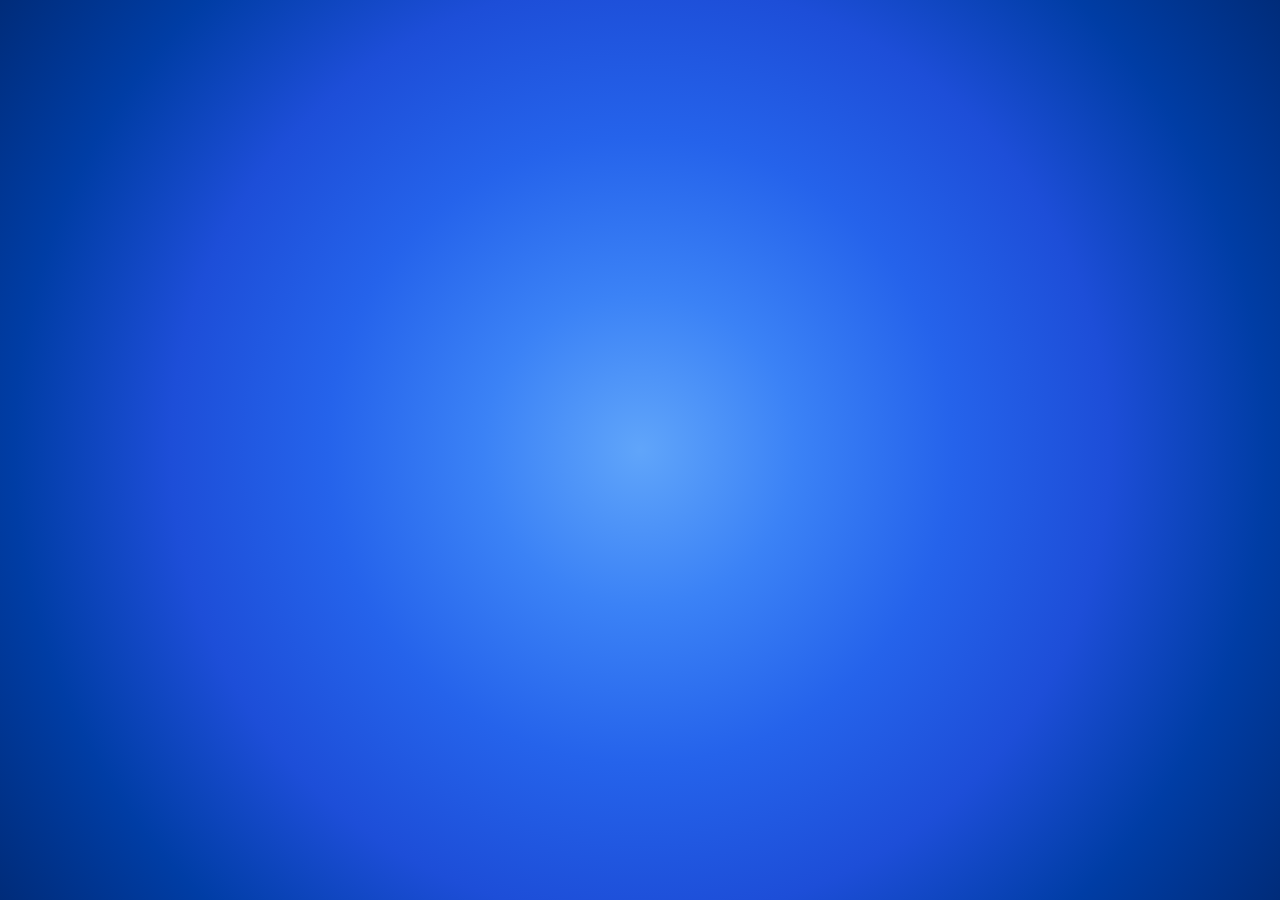
<file: index.html>
<!DOCTYPE html>
<html lang="pt-BR">
<head>
  <meta charset="UTF-8">
  <meta name="viewport" content="width=device-width, initial-scale=1.0">
  <title>Login - Sistema</title>
  <link rel="stylesheet" href="css/login-styles.css">
  <link rel="icon" type="image/png" href="../image/zenirlogo.png">
</head>
<body>

  <div class="login-wrapper">
    <div class="login-container">
      <!-- Logo -->
      <div class="logo-wrapper">
        <img src="image/bigbanner.png" alt="Logo" class="logo">
      </div>

      <h2 class="login-title">Bem-vindo</h2>
      <p class="login-subtitle">Faça login para continuar</p>

      <!-- Alerta de Erro Moderno -->
      <div id="errorAlert" class="error-alert">
        <div class="error-icon">
          <svg viewBox="0 0 24 24" fill="none" stroke="currentColor" stroke-width="2">
            <circle cx="12" cy="12" r="10"></circle>
            <line x1="12" y1="8" x2="12" y2="12"></line>
            <line x1="12" y1="16" x2="12.01" y2="16"></line>
          </svg>
        </div>
        <div class="error-content">
          <div class="error-title">Atenção</div>
          <div class="error-message" id="errorMessage"></div>
        </div>
      </div>

      <!-- Formulário de login -->
      <form id="loginForm" class="login-form">
        <div class="input-group">
          <label for="loginUser">Usuário</label>
          <div class="input-wrapper">
            <svg class="input-icon" viewBox="0 0 24 24" fill="none" stroke="currentColor" stroke-width="2">
              <path d="M20 21v-2a4 4 0 0 0-4-4H8a4 4 0 0 0-4 4v2"></path>
              <circle cx="12" cy="7" r="4"></circle>
            </svg>
            <input id="loginUser" type="text" placeholder="Digite seu usuário" autocomplete="username" required />
          </div>
        </div>

        <div class="input-group">
          <label for="loginPass">Senha</label>
          <div class="input-wrapper">
            <svg class="input-icon" viewBox="0 0 24 24" fill="none" stroke="currentColor" stroke-width="2">
              <rect x="3" y="11" width="18" height="11" rx="2" ry="2"></rect>
              <path d="M7 11V7a5 5 0 0 1 10 0v4"></path>
            </svg>
            <input id="loginPass" type="password" placeholder="Digite sua senha" autocomplete="current-password" required />
            <button type="button" class="toggle-password" id="togglePassword" aria-label="Mostrar senha">
              <svg class="eye-icon eye-open" viewBox="0 0 24 24" fill="none" stroke="currentColor" stroke-width="2">
                <path d="M1 12s4-8 11-8 11 8 11 8-4 8-11 8-11-8-11-8z"></path>
                <circle cx="12" cy="12" r="3"></circle>
              </svg>
              <svg class="eye-icon eye-closed" viewBox="0 0 24 24" fill="none" stroke="currentColor" stroke-width="2" style="display: none;">
                <path d="M17.94 17.94A10.07 10.07 0 0 1 12 20c-7 0-11-8-11-8a18.45 18.45 0 0 1 5.06-5.94M9.9 4.24A9.12 9.12 0 0 1 12 4c7 0 11 8 11 8a18.5 18.5 0 0 1-2.16 3.19m-6.72-1.07a3 3 0 1 1-4.24-4.24"></path>
                <line x1="1" y1="1" x2="23" y2="23"></line>
              </svg>
            </button>
          </div>
        </div>

        <button type="submit" id="loginBtn" class="btn-login">
          <span class="btn-text">Entrar</span>
          <div class="btn-loader"></div>
        </button>
      </form>
    </div>
  </div>

  <!-- Modal de CEP Moderno -->
  <div id="modalCEP" class="modal-overlay">
    <div class="modal-container cep-modal">
      <div class="modal-header">
        <div class="modal-icon">
          <svg viewBox="0 0 24 24" fill="none" stroke="currentColor" stroke-width="2">
            <path d="M21 10c0 7-9 13-9 13s-9-6-9-13a9 9 0 0 1 18 0z"></path>
            <circle cx="12" cy="10" r="3"></circle>
          </svg>
        </div>
        <h3>Validação de Localização</h3>
        <p>Precisamos confirmar sua localização para continuar</p>
      </div>
      <div class="modal-body">
        <div class="input-group">
          <label for="cepInput">Digite seu CEP</label>
          <div class="input-wrapper cep-wrapper">
            <input type="text" id="cepInput" placeholder="00000-000" maxlength="9" />
            <button type="button" id="cepConfirm" class="btn-cep-confirm">
              <svg viewBox="0 0 24 24" fill="none" stroke="currentColor" stroke-width="2">
                <polyline points="20 6 9 17 4 12"></polyline>
              </svg>
            </button>
          </div>
        </div>
        <p class="cep-hint">Informe um CEP válido para validarmos sua cidade</p>
      </div>
    </div>
  </div>

  <!-- Modal de Voucher (Visitante) -->
  <div id="modalVoucher" class="modal-overlay">
    <div class="modal-container voucher-modal">
      <div class="voucher-icons">
        <svg class="voucher-icon" viewBox="0 0 24 24" fill="none" stroke="currentColor" stroke-width="2">
          <path d="M2 9a3 3 0 0 1 0 6v2a2 2 0 0 0 2 2h16a2 2 0 0 0 2-2v-2a3 3 0 0 1 0-6V7a2 2 0 0 0-2-2H4a2 2 0 0 0-2 2Z"></path>
          <path d="M13 5v2"></path>
          <path d="M13 17v2"></path>
          <path d="M13 11v2"></path>
        </svg>
        <svg class="voucher-icon" viewBox="0 0 24 24" fill="none" stroke="currentColor" stroke-width="2">
          <circle cx="12" cy="12" r="10"></circle>
          <path d="M12 2a14.5 14.5 0 0 0 0 20 14.5 14.5 0 0 0 0-20"></path>
          <path d="M2 12h20"></path>
        </svg>
      </div>
      
      <div class="progress-ring">
        <svg class="progress-svg" viewBox="0 0 120 120">
          <circle class="progress-bg" cx="60" cy="60" r="54"></circle>
          <circle class="progress-bar" cx="60" cy="60" r="54"></circle>
          <text class="progress-text" x="60" y="68">0%</text>
        </svg>
      </div>

      <h3>Acesso de Visitante</h3>
      <p>Validando seu voucher, aguarde...</p>
      <p class="voucher-info">Após a liberação, você terá acesso temporário ao sistema.</p>
    </div>
  </div>

  <!-- Overlay de Autenticação -->
  <div id="overlayAuth" class="modal-overlay">
    <div class="modal-container auth-modal">
      <div class="modern-spinner"></div>
      <h3>Autenticando...</h3>
      <p>Aguarde enquanto validamos suas credenciais</p>
    </div>
  </div>

  <!-- Toast Container -->
  <div id="toastContainer" class="toast-container"></div>

  <!-- Scripts -->
  <script src="js/session-guard.js"></script>
  <script src="js/auth-login.js"></script>
  <script src="js/actions-log.js"></script>

</body>
</html>
</file>
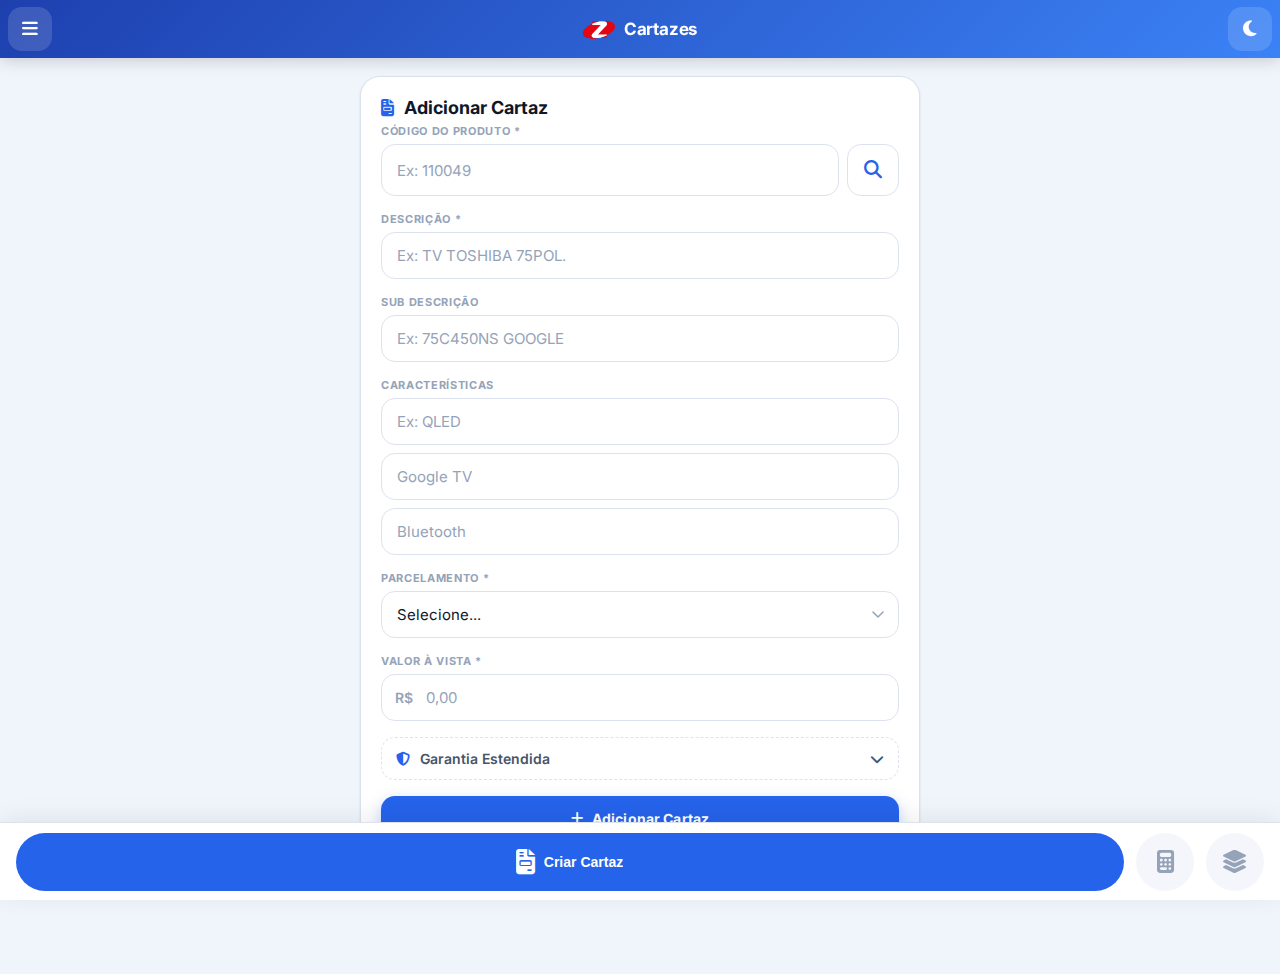
<file: celular/mobile.html>
<!DOCTYPE html>
<html lang="pt-BR" data-theme="light">
<head>
    <meta charset="UTF-8">
    <meta name="viewport" content="width=device-width, initial-scale=1.0, maximum-scale=1.0, user-scalable=no">
    <title>Cartazes</title>
    <link rel="icon" type="image/png" href="../image/zenirlogo.png">
    <link rel="stylesheet" href="https://cdnjs.cloudflare.com/ajax/libs/font-awesome/6.5.0/css/all.min.css">
    <link href="https://fonts.googleapis.com/css2?family=Inter:wght@400;500;600;700;900&display=swap" rel="stylesheet">
    <link rel="stylesheet" href="mobile.css">
</head>
<body>

<!-- ══════════════════════════════════════════════════
     DRAWER OVERLAY
══════════════════════════════════════════════════ -->
<div id="drawer-overlay" class="drawer-overlay"></div>

<!-- ══════════════════════════════════════════════════
     SIDE DRAWER
══════════════════════════════════════════════════ -->
<nav id="side-drawer" class="side-drawer">
    <div class="drawer-header">
        <img src="../image/zenirlogo.png" alt="Logo" width="40" height="40">
        <div class="drawer-header-text">
            <span class="drawer-title">Cartazes</span>
            <span class="drawer-subtitle">Sistema Mobile</span>
        </div>
    </div>

    <ul class="drawer-menu">
        <li>
            <a href="../pages/selectsetor.html" class="drawer-item">
                <div class="drawer-item-icon"><i class="fa-solid fa-house"></i></div>
                <span class="drawer-item-text">Home</span>
                <i class="fa-solid fa-chevron-right drawer-arrow"></i>
            </a>
        </li>
        <li>
            <button class="drawer-item" id="drawer-btn-calc">
                <div class="drawer-item-icon"><i class="fa-solid fa-calculator"></i></div>
                <span class="drawer-item-text">Calculadora de fator</span>
                <i class="fa-solid fa-chevron-right drawer-arrow"></i>
            </button>
        </li>
        <li>
            <button class="drawer-item" id="drawer-btn-theme">
                <div class="drawer-item-icon"><i class="fa-solid fa-moon theme-icon"></i></div>
                <span class="drawer-item-text" id="drawer-theme-label">Mudar para tema escuro</span>
                <i class="fa-solid fa-chevron-right drawer-arrow"></i>
            </button>
        </li>
        <li>
            <button class="drawer-item" id="drawer-btn-help">
                <div class="drawer-item-icon"><i class="fa-solid fa-circle-question"></i></div>
                <span class="drawer-item-text">Como funciona?</span>
                <i class="fa-solid fa-chevron-right drawer-arrow"></i>
            </button>
        </li>
    </ul>

    <div class="drawer-footer">Sistema de Cartazes · v2.0</div>
</nav>

<!-- ══════════════════════════════════════════════════
     HEADER
══════════════════════════════════════════════════ -->
<header class="mobile-header">
    <button id="btn-hamburger" class="header-btn" aria-label="Menu">
        <i class="fa-solid fa-bars"></i>
    </button>
    <div class="header-brand">
        <img src="../image/zenirlogo.png" alt="Logo" width="32" height="32">
        <span>Cartazes</span>
    </div>
    <button id="btn-theme" class="header-btn" aria-label="Tema">
        <i class="fa-solid fa-moon theme-icon"></i>
    </button>
</header>

<!-- ══════════════════════════════════════════════════
     CONTEÚDO PRINCIPAL
══════════════════════════════════════════════════ -->
<main class="mobile-content">

    <!-- ─── ABA: CRIAR CARTAZ ─── -->
    <section id="tab-criar-cartaz" class="tab-content active">
        <div class="content-card">
            <h2 class="card-title">
                <i class="fa-solid fa-file-invoice"></i> Adicionar Cartaz
            </h2>

            <form id="mobile-form" class="mobile-form" novalidate>

                <!-- Código -->
                <div class="form-group">
                    <label for="codigo">Código do Produto *</label>
                    <div class="input-with-button">
                        <input type="text" id="codigo" placeholder="Ex: 110049" maxlength="11" inputmode="numeric" autocomplete="off">
                        <button type="button" id="btn-buscar" class="btn-icon" aria-label="Buscar">
                            <i class="fa-solid fa-magnifying-glass"></i>
                        </button>
                    </div>
                </div>

                <!-- Descrição -->
                <div class="form-group">
                    <label for="descricao">Descrição *</label>
                    <input type="text" id="descricao" placeholder="Ex: TV TOSHIBA 75POL." maxlength="35" autocomplete="off">
                    <span id="descricao-erro" class="field-hint error-hint" style="display:none">
                        <i class="fa-solid fa-triangle-exclamation"></i> Máximo 35 caracteres
                    </span>
                </div>

                <!-- Sub descrição -->
                <div class="form-group">
                    <label for="subdescricao">Sub descrição</label>
                    <input type="text" id="subdescricao" placeholder="Ex: 75C450NS GOOGLE" autocomplete="off">
                </div>

                <!-- Características -->
                <div class="form-group">
                    <label>Características</label>
                    <div class="features-grid">
                        <input type="text" id="feature-1" placeholder="Ex: QLED">
                        <input type="text" id="feature-2" placeholder="Google TV">
                        <input type="text" id="feature-3" placeholder="Bluetooth">
                    </div>
                </div>

                <!-- Parcelamento -->
                <div class="form-group">
                    <label for="metodo">Parcelamento *</label>
                    <select id="metodo">
                        <option value="">Selecione...</option>
                        <option value="1x">1x — à vista</option>
                        <option value="3x">3x — sem juros</option>
                        <option value="5x">5x — sem juros</option>
                        <option value="10x">10x — sem juros</option>
                        <option value="12x">12x — com juros</option>
                    </select>
                </div>

                <!-- Valor à vista -->
                <div class="form-group" id="grupo-avista">
                    <label for="avista">Valor à vista *</label>
                    <div class="input-currency">
                        <span class="currency-prefix">R$</span>
                        <input type="text" id="avista" placeholder="0,00" inputmode="decimal">
                    </div>
                </div>

                <!-- Taxa de juros (condicional) -->
                <div class="form-group" id="grupo-juros" style="display:none">
                    <label for="juros">Taxa de juros *</label>
                    <select id="juros">
                        <option value="">Selecione...</option>
                        <option value="carne">Carnê (6,9% a.m.)</option>
                        <option value="cartao">Cartão (2,92% a.m.)</option>
                        <option value="virado">Preço Virado</option>
                    </select>
                </div>

                <!-- Valor da parcela -->
                <div class="form-group" id="form-group-parcela" style="display:none">
                    <label for="parcela" id="parcela-label">Valor da parcela</label>
                    <div class="input-currency">
                        <span class="currency-prefix">R$</span>
                        <input type="text" id="parcela" placeholder="0,00" inputmode="decimal">
                    </div>
                    <div class="parcela-warning" id="parcela-warning">
                        <i class="fa-solid fa-triangle-exclamation"></i>
                        <span>Valor à vista mudou. Recalcule.</span>
                        <button type="button" onclick="recalcularParcelaManual()">Recalcular</button>
                    </div>
                </div>

                <!-- Toggle: Sem juros! (para 3x/5x/10x) -->
                <div class="form-group toggle-group" id="grupo-sem-juros" style="display:none">
                    <label class="toggle-label" for="chk-sem-juros">
                        <div class="toggle-info">
                            <span class="toggle-name">Exibir "Sem juros!" no cartaz</span>
                            <span class="toggle-desc">Substitui a taxa de juros pelo texto</span>
                        </div>
                        <div class="toggle-switch">
                            <input type="checkbox" id="chk-sem-juros">
                            <span class="toggle-knob"></span>
                        </div>
                    </label>
                </div>

                <!-- Campos extras condicionais -->
                <div id="extra-campos" style="display:none">
                    <div class="form-group" id="campo-motivo" style="display:none">
                        <label for="motivo">Motivo</label>
                        <input type="text" id="motivo" placeholder="Ex: BLACK FRIDAY 2024">
                    </div>
                    <div class="form-group" id="campo-validade" style="display:none">
                        <label for="validade">Validade da oferta</label>
                        <input type="date" id="validade">
                    </div>
                    <div class="form-group" id="campo-autorizacao" style="display:none">
                        <label for="autorizacao">Autorização</label>
                        <input type="text" id="autorizacao" placeholder="Ex: REJANE/ALLAN KARDEC">
                    </div>
                </div>

                <!-- Seção: Garantia Estendida (colapsável) -->
                <div class="form-group">
                    <button type="button" class="btn-collapse" id="btn-garantia-toggle">
                        <i class="fa-solid fa-shield-halved"></i>
                        <span>Garantia Estendida</span>
                        <i class="fa-solid fa-chevron-down collapse-arrow" id="garantia-arrow"></i>
                    </button>
                    <div id="garantia-fields" class="collapse-body" style="display:none">
                        <div class="features-grid" style="margin-top:12px">
                            <div class="input-currency">
                                <span class="currency-prefix">R$</span>
                                <input type="text" id="garantia12" placeholder="G.E. 12m" inputmode="decimal">
                            </div>
                            <div class="input-currency">
                                <span class="currency-prefix">R$</span>
                                <input type="text" id="garantia24" placeholder="G.E. 24m" inputmode="decimal" disabled>
                            </div>
                            <div class="input-currency">
                                <span class="currency-prefix">R$</span>
                                <input type="text" id="garantia36" placeholder="G.E. 36m" inputmode="decimal" disabled>
                            </div>
                        </div>
                        <span class="field-hint">Preencha G.E. 12m primeiro para habilitar os demais</span>
                    </div>
                </div>

                <!-- Submit -->
                <button type="submit" class="btn-primary btn-full">
                    <i class="fa-solid fa-plus"></i>
                    Adicionar Cartaz
                </button>
            </form>
        </div>
    </section>

    <!-- ─── ABA: CALCULADORA ─── -->
    <section id="tab-calculadora" class="tab-content">
        <div class="content-card">
            <h2 class="card-title">
                <i class="fa-solid fa-calculator"></i> Calculadora de Fator
            </h2>
            <p class="card-description">
                Insira o valor à vista e selecione o tipo de taxa para ver todas as parcelas.
            </p>

            <form id="calculator-form" class="mobile-form" novalidate>
                <div class="form-group">
                    <label for="calc-valor">Valor à vista *</label>
                    <div class="input-currency">
                        <span class="currency-prefix">R$</span>
                        <input type="text" id="calc-valor" placeholder="0,00" inputmode="decimal">
                    </div>
                </div>
                <div class="form-group">
                    <label for="calc-tipo">Tipo de taxa *</label>
                    <select id="calc-tipo">
                        <option value="">Selecione...</option>
                        <option value="carne">Carnê (6,9% a.m.)</option>
                        <option value="cartao">Cartão (2,92% a.m.)</option>
                    </select>
                </div>
                <button type="submit" class="btn-primary btn-full">
                    <i class="fa-solid fa-calculator"></i>
                    Calcular Tabela
                </button>
            </form>

            <div id="calc-result" class="calc-result" style="display:none">
                <h3 class="result-title"><i class="fa-solid fa-table-list"></i> Resultado</h3>
                <div class="result-info">
                    <div class="info-row">
                        <span>Valor à Vista</span>
                        <strong id="result-valor">R$ 0,00</strong>
                    </div>
                    <div class="info-row">
                        <span>Tipo de Taxa</span>
                        <strong id="result-tipo">—</strong>
                    </div>
                </div>
                <div class="result-table-wrapper">
                    <table class="result-table">
                        <thead>
                            <tr>
                                <th>Parcelas</th>
                                <th>Fator</th>
                                <th>Valor</th>
                                <th>Total</th>
                            </tr>
                        </thead>
                        <tbody id="result-tbody"></tbody>
                    </table>
                </div>
            </div>
        </div>
    </section>

    <!-- ─── ABA: JSON ─── -->
    <section id="tab-json" class="tab-content">
        <div class="content-card">
            <div class="cart-header">
                <h2 class="card-title">
                    <i class="fa-solid fa-layer-group"></i> JSON de Cartazes
                </h2>
                <p class="cart-count-text">
                    <span id="cart-total">0</span> cartaz(es) adicionado(s)
                </p>
            </div>

            <div id="cart-list" class="cart-list">
                <div class="empty-cart">
                    <i class="fa-solid fa-layer-group"></i>
                    <h3>JSON vazio</h3>
                    <p>Adicione cartazes usando a aba Criar Cartaz</p>
                </div>
            </div>

            <div id="json-actions" class="json-actions" style="display:none">
                <button id="btn-enviar-json" class="btn-primary">
                    <i class="fa-solid fa-cloud-arrow-up"></i> Enviar JSON
                </button>
                <div class="json-actions-row">
                    <button id="btn-ver-copiar-json" class="btn-secondary btn-flex">
                        <i class="fa-solid fa-eye"></i> Ver / Copiar
                    </button>
                    <button id="btn-limpar-json" class="btn-danger btn-flex">
                        <i class="fa-solid fa-trash"></i> Limpar
                    </button>
                </div>
            </div>
        </div>
    </section>

</main>

<!-- ══════════════════════════════════════════════════
     BOTTOM NAVIGATION — CÍRCULOS
══════════════════════════════════════════════════ -->
<nav class="bottom-nav" id="bottom-nav">
    <button class="tab-item active" data-tab="criar-cartaz" data-index="0">
        <i class="fa-solid fa-file-invoice nav-icon"></i>
        <span class="nav-label">Criar Cartaz</span>
    </button>
    <button class="tab-item" data-tab="calculadora" data-index="1">
        <i class="fa-solid fa-calculator nav-icon"></i>
        <span class="nav-label">Calculadora</span>
    </button>
    <button class="tab-item" data-tab="json" data-index="2">
        <i class="fa-solid fa-layer-group nav-icon"></i>
        <span class="nav-label">JSON</span>
        <span class="cart-badge" id="cart-count" style="display:none">0</span>
    </button>
</nav>

<!-- ══════════════════════════════════════════════════
     SEARCH OVERLAY — 3 FASES
══════════════════════════════════════════════════ -->
<div id="search-overlay" class="search-overlay">
    <div class="search-overlay-card">
        <div id="sov-icon-wrap" class="sov-icon-wrap loading">
            <div class="sov-spinner"></div>
        </div>
        <div id="sov-title" class="sov-title">Buscando produto</div>
        <div id="sov-sub" class="sov-sub">Aguarde um momento...</div>
        <div id="sov-product" class="sov-product-name" style="display:none"></div>
    </div>
</div>

<!-- ══════════════════════════════════════════════════
     TOAST CONTAINER
══════════════════════════════════════════════════ -->
<div id="toast-container" class="toast-container" aria-live="polite"></div>

<!-- ══════════════════════════════════════════════════
     MODAL: BUSCA DE PRODUTO
══════════════════════════════════════════════════ -->
<div id="modal-busca" class="modal-overlay" style="display:none" role="dialog" aria-modal="true">
    <div class="modal-sheet">
        <div class="modal-handle"></div>
        <div class="modal-header">
            <h3><i class="fa-solid fa-magnifying-glass"></i> Buscar Produto</h3>
            <button class="modal-close" onclick="fecharModalBusca()"><i class="fa-solid fa-xmark"></i></button>
        </div>
        <div class="modal-search-bar">
            <i class="fa-solid fa-search modal-search-icon"></i>
            <input type="text" id="busca-input" placeholder="Nome, código ou marca..." class="busca-input" autocomplete="off">
            <button class="busca-clear" id="busca-clear" style="display:none"><i class="fa-solid fa-times-circle"></i></button>
        </div>
        <div class="modal-body">
            <div id="busca-loading" class="busca-loading" style="display:none">
                <div class="busca-spinner"></div>
                <p>Carregando produtos...</p>
            </div>
            <div id="busca-count" class="busca-count" style="display:none"></div>
            <div id="busca-results" class="busca-results"></div>
            <div id="busca-empty" class="busca-empty" style="display:none">
                <i class="fa-solid fa-box-open"></i>
                <p>Nenhum produto encontrado</p>
                <span>Tente outro código ou nome</span>
            </div>
        </div>
    </div>
</div>

<!-- ══════════════════════════════════════════════════
     MODAL: JSON VIEWER
══════════════════════════════════════════════════ -->
<div id="modal-json-viewer" class="modal-overlay" style="display:none" role="dialog" aria-modal="true">
    <div class="modal-sheet json-modal-sheet">
        <div class="modal-handle"></div>
        <div class="modal-header modal-header-primary">
            <h3><i class="fa-solid fa-code"></i> JSON dos Cartazes</h3>
            <button class="modal-close modal-close-white" onclick="fecharModalJSONViewer()"><i class="fa-solid fa-xmark"></i></button>
        </div>
        <div class="modal-body">
            <pre id="json-viewer-content" class="json-viewer"></pre>
            <button id="btn-copiar-json-modal" class="btn-primary btn-full" style="margin-top:14px">
                <i class="fa-solid fa-copy"></i> Copiar JSON
            </button>
        </div>
    </div>
</div>

<!-- ══════════════════════════════════════════════════
     MODAL: COMO FUNCIONA
══════════════════════════════════════════════════ -->
<div id="modal-help" class="modal-overlay" style="display:none" role="dialog" aria-modal="true">
    <div class="modal-dialog">
        <div class="modal-header">
            <h3><i class="fa-solid fa-circle-question"></i> Como funciona?</h3>
            <button class="modal-close" onclick="fecharModalHelp()"><i class="fa-solid fa-xmark"></i></button>
        </div>
        <div class="modal-body">
            <div class="help-step">
                <div class="help-step-icon"><i class="fa-solid fa-mobile-screen"></i></div>
                <div>
                    <strong>1. Adicione os cartazes</strong>
                    <p>Preencha o formulário e toque em "Adicionar Cartaz" para cada produto.</p>
                </div>
            </div>
            <div class="help-step">
                <div class="help-step-icon"><i class="fa-solid fa-cloud-arrow-up"></i></div>
                <div>
                    <strong>2. Envie o JSON</strong>
                    <p>Na aba JSON, toque em "Enviar JSON" para upload ao servidor.</p>
                </div>
            </div>
            <div class="help-step">
                <div class="help-step-icon"><i class="fa-solid fa-print"></i></div>
                <div>
                    <strong>3. Gere no computador</strong>
                    <p>No PC, carregue o JSON e gere todos os cartazes de uma vez.</p>
                </div>
            </div>
        </div>
        <div class="modal-footer">
            <button class="btn-primary btn-full" onclick="fecharModalHelp()">
                <i class="fa-solid fa-check"></i> Entendi!
            </button>
        </div>
    </div>
</div>

<!-- ══════════════════════════════════════════════════
     CONSOLE OVERLAY (envio JSON)
══════════════════════════════════════════════════ -->
<div id="console-overlay" class="console-overlay" style="display:none">
    <div class="console-container">
        <div class="console-header">
            <div class="console-dot red"></div>
            <div class="console-dot yellow"></div>
            <div class="console-dot green"></div>
            <div class="console-title">terminal ~ /mobile</div>
        </div>
        <div class="console-body" id="console-body">
            <div class="console-line">
                <span class="console-prompt">›</span>
                <span class="console-text">Iniciando envio...</span>
                <span class="console-cursor"></span>
            </div>
        </div>
        <div class="console-actions" id="console-actions" style="display:none"></div>
    </div>
</div>

<script src="mobile.js"></script>
</body>
</html>
</file>
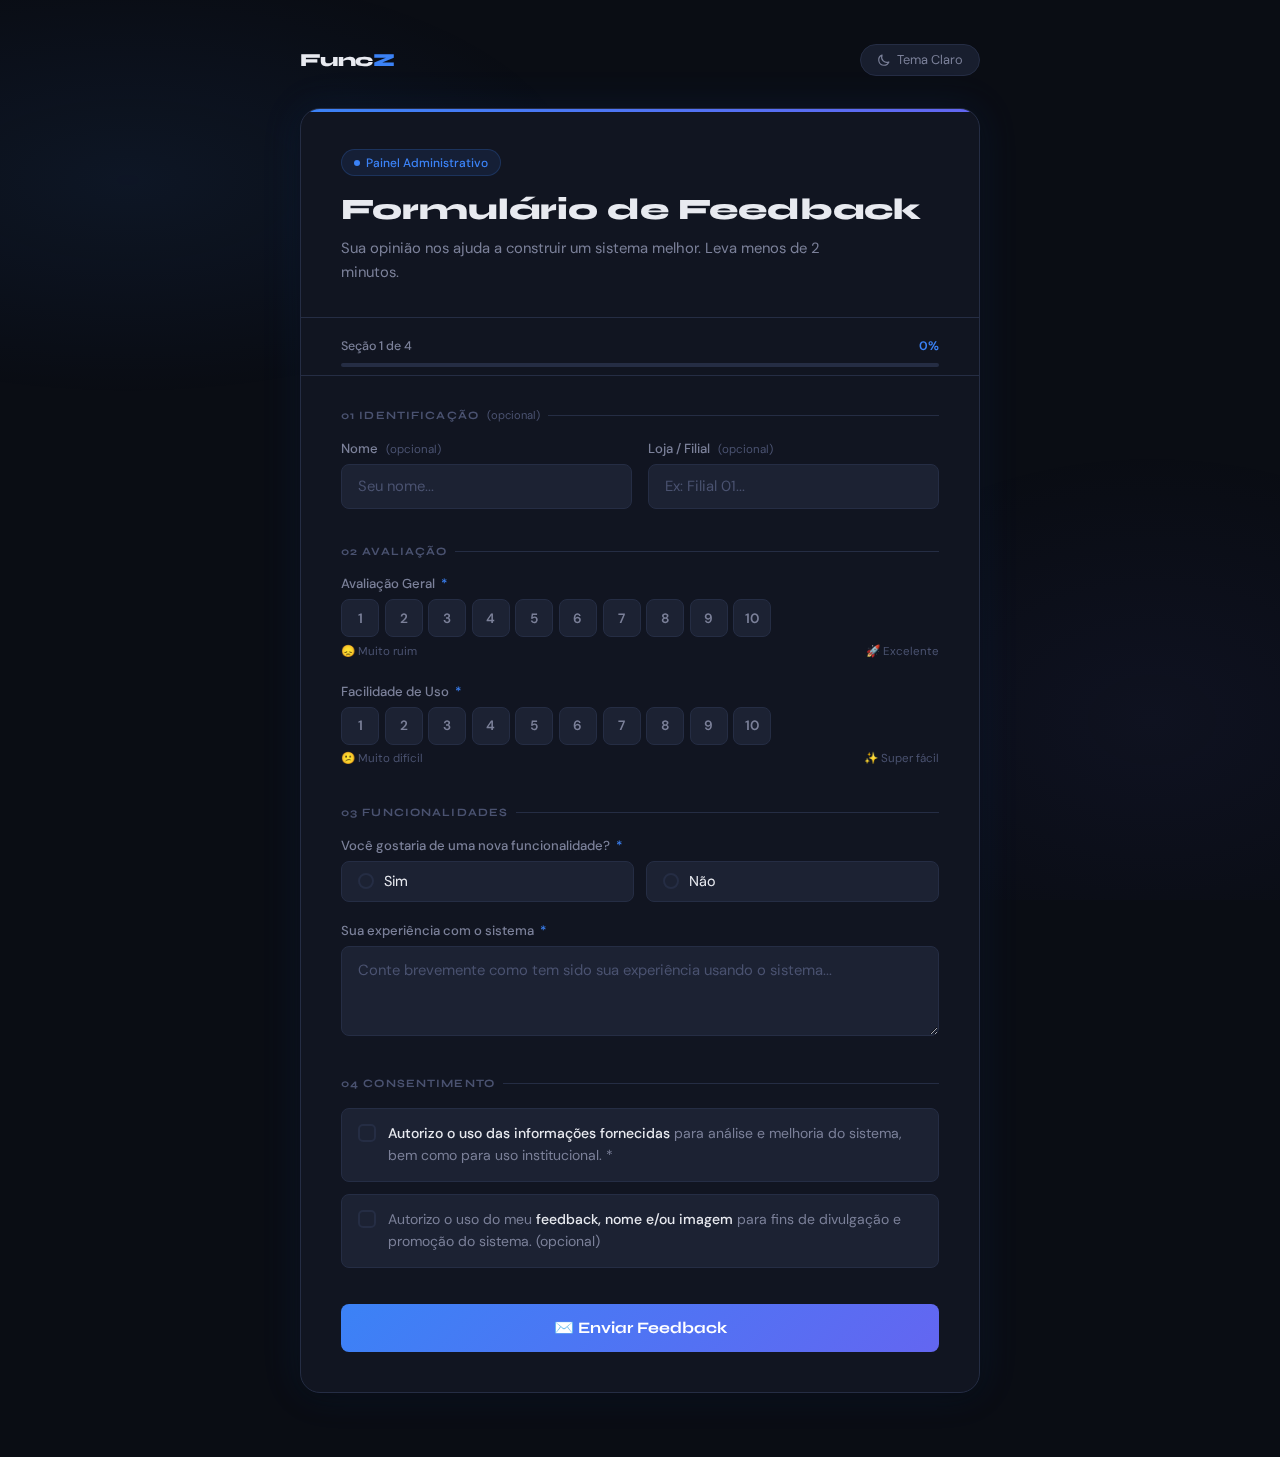
<file: feedbacks/feedback.html>
<!DOCTYPE html>
<html lang="pt-BR" data-theme="dark">
<head>
  <meta charset="UTF-8" />
  <meta name="viewport" content="width=device-width, initial-scale=1.0" />
  <title>Feedback — Sistema</title>
  <link rel="preconnect" href="https://fonts.googleapis.com" />
  <link href="https://fonts.googleapis.com/css2?family=Syne:wght@400;600;700;800&family=DM+Sans:wght@300;400;500&display=swap" rel="stylesheet" />
  <style>
    /* =============================================
       CSS VARIABLES & RESET
    ============================================= */
    :root {
      --bg:          #0a0d14;
      --bg-card:     #111521;
      --bg-surface:  #181e2e;
      --bg-input:    #1c2233;
      --border:      #252d44;
      --border-focus:#3b82f6;
      --accent:      #3b82f6;
      --accent-glow: rgba(59,130,246,.25);
      --accent-2:    #6366f1;
      --text:        #e8eaf0;
      --text-muted:  #7b8099;
      --text-dim:    #4a5270;
      --success:     #22c55e;
      --error:       #ef4444;
      --warning:     #f59e0b;
      --radius:      14px;
      --radius-sm:   8px;
      --shadow:      0 4px 24px rgba(0,0,0,.4);
      --shadow-glow: 0 0 40px rgba(59,130,246,.12);
    }
    [data-theme="light"] {
      --bg:          #f0f4ff;
      --bg-card:     #ffffff;
      --bg-surface:  #f8faff;
      --bg-input:    #f0f4ff;
      --border:      #dde3f5;
      --text:        #1a2040;
      --text-muted:  #5a6490;
      --text-dim:    #9aa0c0;
      --shadow:      0 4px 24px rgba(0,0,0,.08);
      --shadow-glow: 0 0 40px rgba(59,130,246,.07);
    }

    *, *::before, *::after { margin:0; padding:0; box-sizing:border-box; }
    html { scroll-behavior: smooth; }

    body {
      font-family: 'DM Sans', sans-serif;
      background: var(--bg);
      color: var(--text);
      min-height: 100vh;
      overflow-x: hidden;
      transition: background .35s, color .35s;
    }

    /* =============================================
       BACKGROUND EFFECT
    ============================================= */
    .bg-mesh {
      position: fixed; inset: 0; pointer-events: none; z-index: 0;
      background:
        radial-gradient(ellipse 60% 40% at 10% 20%, rgba(59,130,246,.08) 0%, transparent 60%),
        radial-gradient(ellipse 50% 50% at 90% 80%, rgba(99,102,241,.06) 0%, transparent 60%);
    }
    [data-theme="light"] .bg-mesh {
      background:
        radial-gradient(ellipse 60% 40% at 10% 20%, rgba(59,130,246,.05) 0%, transparent 60%),
        radial-gradient(ellipse 50% 50% at 90% 80%, rgba(99,102,241,.04) 0%, transparent 60%);
    }

    /* =============================================
       LAYOUT
    ============================================= */
    .page-wrapper {
      position: relative; z-index: 1;
      min-height: 100vh;
      display: flex; flex-direction: column; align-items: center;
      padding: 2rem 1rem 4rem;
    }

    /* =============================================
       HEADER
    ============================================= */
    .page-header {
      width: 100%; max-width: 680px;
      display: flex; justify-content: space-between; align-items: center;
      padding: .75rem 0 2rem;
    }
    .brand {
      font-family: 'Syne', sans-serif;
      font-weight: 800;
      font-size: 1.15rem;
      letter-spacing: -.01em;
      color: var(--text);
    }
    .brand span { color: var(--accent); }
    .theme-btn {
      background: var(--bg-surface);
      border: 1px solid var(--border);
      color: var(--text-muted);
      border-radius: 50px;
      padding: .4rem 1rem;
      font-size: .8rem;
      font-family: 'DM Sans', sans-serif;
      cursor: pointer;
      display: flex; align-items: center; gap: .4rem;
      transition: all .2s;
    }
    .theme-btn:hover { border-color: var(--accent); color: var(--text); }
    .theme-btn svg { width: 14px; height: 14px; }

    /* =============================================
       FORM CARD
    ============================================= */
    .form-card {
      width: 100%; max-width: 680px;
      background: var(--bg-card);
      border: 1px solid var(--border);
      border-radius: 20px;
      box-shadow: var(--shadow), var(--shadow-glow);
      overflow: hidden;
      animation: slideUp .55s cubic-bezier(.22,1,.36,1) both;
    }
    @keyframes slideUp {
      from { opacity:0; transform: translateY(28px); }
      to   { opacity:1; transform: translateY(0); }
    }

    /* =============================================
       FORM HERO
    ============================================= */
    .form-hero {
      padding: 2.5rem 2.5rem 2rem;
      border-bottom: 1px solid var(--border);
      position: relative;
    }
    .form-hero::before {
      content: '';
      position: absolute; top: 0; left: 0; right: 0; height: 3px;
      background: linear-gradient(90deg, var(--accent), var(--accent-2));
    }
    .form-hero-tag {
      display: inline-flex; align-items: center; gap: .35rem;
      background: rgba(59,130,246,.1);
      border: 1px solid rgba(59,130,246,.2);
      color: var(--accent);
      font-size: .75rem; font-weight: 500;
      padding: .3rem .75rem;
      border-radius: 50px;
      margin-bottom: 1rem;
    }
    .form-hero-tag .dot {
      width: 6px; height: 6px;
      background: var(--accent);
      border-radius: 50%;
      animation: pulse 2s infinite;
    }
    @keyframes pulse {
      0%,100% { opacity:1; transform:scale(1); }
      50%      { opacity:.5; transform:scale(1.4); }
    }
    .form-hero h1 {
      font-family: 'Syne', sans-serif;
      font-size: 1.85rem; font-weight: 800;
      line-height: 1.2;
      margin-bottom: .6rem;
    }
    .form-hero p {
      font-size: .925rem;
      color: var(--text-muted);
      line-height: 1.6;
      max-width: 480px;
    }

    /* =============================================
       PROGRESS BAR
    ============================================= */
    .progress-wrap {
      padding: 1.25rem 2.5rem .5rem;
      border-bottom: 1px solid var(--border);
    }
    .progress-info {
      display: flex; justify-content: space-between; align-items: center;
      margin-bottom: .6rem;
    }
    .progress-label {
      font-size: .78rem; color: var(--text-muted); font-weight: 500;
    }
    .progress-pct {
      font-size: .78rem; color: var(--accent); font-weight: 600;
    }
    .progress-track {
      height: 4px; background: var(--border);
      border-radius: 99px; overflow: hidden;
    }
    .progress-fill {
      height: 100%;
      background: linear-gradient(90deg, var(--accent), var(--accent-2));
      border-radius: 99px;
      transition: width .4s cubic-bezier(.22,1,.36,1);
      width: 0%;
    }

    /* =============================================
       FORM BODY
    ============================================= */
    .form-body { padding: 2rem 2.5rem 2.5rem; }

    /* =============================================
       SECTION BLOCKS
    ============================================= */
    .form-section {
      margin-bottom: 2.25rem;
      animation: fadeIn .4s ease both;
    }
    @keyframes fadeIn {
      from { opacity:0; transform:translateY(10px); }
      to   { opacity:1; transform:translateY(0); }
    }
    .section-label {
      font-family: 'Syne', sans-serif;
      font-size: .7rem; font-weight: 700;
      letter-spacing: .1em; text-transform: uppercase;
      color: var(--text-dim);
      margin-bottom: 1.1rem;
      display: flex; align-items: center; gap: .5rem;
    }
    .section-label::after {
      content: ''; flex: 1; height: 1px;
      background: var(--border);
    }

    /* =============================================
       FORM ROWS
    ============================================= */
    .form-row {
      display: grid; gap: 1rem;
      margin-bottom: 1.25rem;
    }
    .form-row.cols-2 { grid-template-columns: 1fr 1fr; }

    /* =============================================
       LABELS & INPUTS
    ============================================= */
    .field-label {
      display: block;
      font-size: .82rem; font-weight: 500;
      color: var(--text-muted);
      margin-bottom: .45rem;
    }
    .field-label .opt {
      font-size: .72rem; color: var(--text-dim);
      font-weight: 400; margin-left: .3rem;
    }
    .field-label .req { color: var(--accent); margin-left: .2rem; }

    .form-input, .form-textarea, .form-select {
      width: 100%;
      background: var(--bg-input);
      border: 1.5px solid var(--border);
      border-radius: var(--radius-sm);
      color: var(--text);
      font-family: 'DM Sans', sans-serif;
      font-size: .925rem;
      transition: border-color .2s, box-shadow .2s, background .2s;
      outline: none;
    }
    .form-input, .form-select { padding: .7rem 1rem; }
    .form-textarea {
      padding: .75rem 1rem;
      resize: vertical; min-height: 90px;
      line-height: 1.55;
    }
    .form-input::placeholder, .form-textarea::placeholder { color: var(--text-dim); }
    .form-input:focus, .form-textarea:focus, .form-select:focus {
      border-color: var(--border-focus);
      box-shadow: 0 0 0 3px var(--accent-glow);
    }
    .form-input.error, .form-textarea.error, .form-select.error {
      border-color: var(--error);
      box-shadow: 0 0 0 3px rgba(239,68,68,.12);
    }
    .form-select option { background: var(--bg-card); }

    /* =============================================
       SCALE (RATING BUTTONS)
    ============================================= */
    .scale-group { display: flex; gap: .35rem; flex-wrap: wrap; }
    .scale-btn {
      width: 38px; height: 38px;
      border-radius: var(--radius-sm);
      border: 1.5px solid var(--border);
      background: var(--bg-input);
      color: var(--text-muted);
      font-size: .85rem; font-weight: 600;
      cursor: pointer;
      transition: all .18s;
      font-family: 'DM Sans', sans-serif;
    }
    .scale-btn:hover {
      border-color: var(--accent);
      color: var(--text);
      transform: translateY(-1px);
    }
    .scale-btn.selected {
      background: var(--accent);
      border-color: var(--accent);
      color: #fff;
      box-shadow: 0 2px 12px var(--accent-glow);
      transform: translateY(-2px) scale(1.05);
    }
    .scale-btn.selected.low {
      background: var(--error);
      border-color: var(--error);
      box-shadow: 0 2px 12px rgba(239,68,68,.25);
    }
    .scale-btn.selected.mid {
      background: var(--warning);
      border-color: var(--warning);
      box-shadow: 0 2px 12px rgba(245,158,11,.25);
    }
    .scale-hint {
      display: flex; justify-content: space-between;
      font-size: .72rem; color: var(--text-dim);
      margin-top: .4rem;
    }

    /* =============================================
       RADIO BUTTONS
    ============================================= */
    .radio-group { display: flex; gap: .75rem; }
    .radio-opt {
      flex: 1;
      background: var(--bg-input);
      border: 1.5px solid var(--border);
      border-radius: var(--radius-sm);
      padding: .65rem 1rem;
      cursor: pointer;
      display: flex; align-items: center; gap: .6rem;
      font-size: .9rem;
      transition: all .2s;
    }
    .radio-opt:hover { border-color: var(--accent); }
    .radio-opt.selected {
      border-color: var(--accent);
      background: rgba(59,130,246,.08);
      color: var(--text);
    }
    .radio-dot {
      width: 16px; height: 16px;
      border-radius: 50%;
      border: 2px solid var(--border);
      flex-shrink: 0;
      display: flex; align-items: center; justify-content: center;
      transition: all .2s;
    }
    .radio-opt.selected .radio-dot {
      border-color: var(--accent);
      background: var(--accent);
    }
    .radio-opt.selected .radio-dot::after {
      content: '';
      width: 5px; height: 5px;
      background: #fff;
      border-radius: 50%;
    }

    /* =============================================
       CHECKBOX
    ============================================= */
    .check-group { display: flex; gap: .75rem; flex-direction: column; }
    .check-opt {
      display: flex; align-items: flex-start; gap: .75rem;
      background: var(--bg-input);
      border: 1.5px solid var(--border);
      border-radius: var(--radius-sm);
      padding: .9rem 1rem;
      cursor: pointer;
      transition: all .2s;
    }
    .check-opt:hover { border-color: var(--border-focus); }
    .check-opt.checked {
      border-color: var(--accent);
      background: rgba(59,130,246,.06);
    }
    .check-opt.error-check { border-color: var(--error); }
    .check-box {
      width: 18px; height: 18px; flex-shrink: 0;
      border: 2px solid var(--border);
      border-radius: 5px;
      display: flex; align-items: center; justify-content: center;
      transition: all .2s; margin-top: .05rem;
    }
    .check-opt.checked .check-box {
      background: var(--accent); border-color: var(--accent);
    }
    .check-box svg { display: none; }
    .check-opt.checked .check-box svg { display: block; }
    .check-text { font-size: .875rem; line-height: 1.55; color: var(--text-muted); }
    .check-text strong { color: var(--text); font-weight: 500; }

    /* =============================================
       CONDITIONAL BLOCKS
    ============================================= */
    .conditional {
      overflow: hidden;
      max-height: 0;
      opacity: 0;
      transition: max-height .45s cubic-bezier(.22,1,.36,1),
                  opacity .35s ease,
                  margin .35s ease;
      margin-bottom: 0;
    }
    .conditional.visible {
      max-height: 300px;
      opacity: 1;
      margin-bottom: 1.25rem;
    }

    /* =============================================
       ERROR MESSAGES
    ============================================= */
    .field-error {
      font-size: .75rem; color: var(--error);
      margin-top: .35rem; display: none;
    }
    .field-error.show { display: block; }

    /* =============================================
       SUBMIT BUTTON
    ============================================= */
    .btn-submit {
      width: 100%; padding: .9rem 2rem;
      background: linear-gradient(135deg, var(--accent), var(--accent-2));
      color: #fff;
      border: none; border-radius: var(--radius-sm);
      font-family: 'Syne', sans-serif;
      font-weight: 700; font-size: 1rem;
      cursor: pointer;
      display: flex; align-items: center; justify-content: center; gap: .6rem;
      transition: all .25s;
      position: relative; overflow: hidden;
    }
    .btn-submit::after {
      content: '';
      position: absolute; inset: 0;
      background: rgba(255,255,255,.1);
      opacity: 0; transition: opacity .2s;
    }
    .btn-submit:hover:not(:disabled)::after { opacity: 1; }
    .btn-submit:hover:not(:disabled) {
      transform: translateY(-1px);
      box-shadow: 0 8px 28px rgba(59,130,246,.35);
    }
    .btn-submit:disabled {
      opacity: .6; cursor: not-allowed; transform: none;
    }

    /* Loader spinner */
    .spinner {
      width: 18px; height: 18px;
      border: 2.5px solid rgba(255,255,255,.3);
      border-top-color: #fff;
      border-radius: 50%;
      animation: spin .65s linear infinite;
      display: none;
    }
    .btn-submit.loading .spinner { display: block; }
    .btn-submit.loading .btn-text { display: none; }
    @keyframes spin { to { transform: rotate(360deg); } }

    /* =============================================
       TOAST
    ============================================= */
    #toast-container {
      position: fixed; top: 1.25rem; right: 1.25rem;
      z-index: 9999;
      display: flex; flex-direction: column; gap: .6rem;
    }
    .toast {
      min-width: 280px; max-width: 380px;
      padding: .9rem 1.1rem;
      border-radius: var(--radius);
      border: 1px solid transparent;
      font-family: 'DM Sans', sans-serif;
      font-size: .9rem;
      box-shadow: 0 8px 30px rgba(0,0,0,.25);
      display: flex; align-items: center; gap: .65rem;
      animation: toastIn .3s cubic-bezier(.22,1,.36,1);
    }
    @keyframes toastIn {
      from { opacity:0; transform: translateX(20px); }
      to   { opacity:1; transform: translateX(0); }
    }
    .toast.success {
      background: rgba(34,197,94,.12);
      border-color: rgba(34,197,94,.25);
      color: #86efac;
    }
    .toast.error {
      background: rgba(239,68,68,.12);
      border-color: rgba(239,68,68,.25);
      color: #fca5a5;
    }
    .toast.info {
      background: rgba(59,130,246,.1);
      border-color: rgba(59,130,246,.2);
      color: #93c5fd;
    }
    [data-theme="light"] .toast.success { background:#f0fdf4; border-color:#bbf7d0; color:#166534; }
    [data-theme="light"] .toast.error   { background:#fef2f2; border-color:#fecaca; color:#991b1b; }
    [data-theme="light"] .toast.info    { background:#eff6ff; border-color:#bfdbfe; color:#1d4ed8; }
    .toast-icon { font-size: 1.1rem; flex-shrink: 0; }

    /* =============================================
       SUCCESS SCREEN
    ============================================= */
    #success-screen {
      display: none;
      padding: 3.5rem 2.5rem;
      text-align: center;
      flex-direction: column; align-items: center; gap: 1rem;
    }
    #success-screen.show {
      display: flex;
      animation: fadeIn .5s ease;
    }
    .check-anim {
      width: 80px; height: 80px;
      background: rgba(34,197,94,.12);
      border: 2px solid rgba(34,197,94,.25);
      border-radius: 50%;
      display: flex; align-items: center; justify-content: center;
      font-size: 2rem;
      animation: checkPop .5s cubic-bezier(.22,1,.36,1) .1s both;
    }
    @keyframes checkPop {
      from { transform: scale(0); opacity:0; }
      to   { transform: scale(1); opacity:1; }
    }
    #success-screen h2 {
      font-family: 'Syne', sans-serif;
      font-size: 1.6rem; font-weight: 800;
      margin-top: .5rem;
    }
    #success-screen p { color: var(--text-muted); font-size: .925rem; max-width: 380px; }
    .btn-new {
      margin-top: .5rem;
      padding: .7rem 1.75rem;
      background: var(--bg-surface);
      border: 1.5px solid var(--border);
      border-radius: var(--radius-sm);
      color: var(--text);
      font-family: 'DM Sans', sans-serif;
      font-size: .9rem; font-weight: 500;
      cursor: pointer;
      transition: all .2s;
    }
    .btn-new:hover { border-color: var(--accent); color: var(--accent); }

    /* =============================================
       RESPONSIVE
    ============================================= */
    @media (max-width: 600px) {
      .form-hero, .form-body, .progress-wrap { padding-left: 1.5rem; padding-right: 1.5rem; }
      .form-row.cols-2 { grid-template-columns: 1fr; }
      .form-hero h1 { font-size: 1.5rem; }
      .scale-btn { width: 32px; height: 32px; font-size: .8rem; }
    }
  </style>
</head>
<body data-theme="dark">

<div class="bg-mesh"></div>

<!-- Toast Container -->
<div id="toast-container"></div>

<div class="page-wrapper">

  <!-- Header -->
  <header class="page-header">
    <div class="brand">Func<span>Z</span></div>
    <button class="theme-btn" id="themeToggle" aria-label="Alternar tema">
      <svg id="themeIcon" fill="none" stroke="currentColor" viewBox="0 0 24 24">
        <path stroke-linecap="round" stroke-linejoin="round" stroke-width="2"
          d="M20.354 15.354A9 9 0 018.646 3.646 9.003 9.003 0 0012 21a9.003 9.003 0 008.354-5.646z"/>
      </svg>
      <span id="themeText">Tema Claro</span>
    </button>
  </header>

  <!-- Form Card -->
  <div class="form-card" id="formCard">

    <!-- Hero -->
    <div class="form-hero">
      <div class="form-hero-tag"><span class="dot"></span> Painel Administrativo</div>
      <h1>Formulário de Feedback</h1>
      <p>Sua opinião nos ajuda a construir um sistema melhor. Leva menos de 2 minutos.</p>
    </div>

    <!-- Progress -->
    <div class="progress-wrap">
      <div class="progress-info">
        <span class="progress-label" id="progressLabel">Seção 1 de 4</span>
        <span class="progress-pct" id="progressPct">0%</span>
      </div>
      <div class="progress-track">
        <div class="progress-fill" id="progressFill"></div>
      </div>
    </div>

    <!-- Form Body -->
    <div class="form-body">
      <form id="feedbackForm" novalidate>

        <!-- ── SEÇÃO 1: IDENTIFICAÇÃO ── -->
        <div class="form-section">
          <div class="section-label">01 Identificação <span class="opt" style="font-family:DM Sans;font-weight:400;letter-spacing:0;text-transform:none;font-size:.7rem;color:var(--text-dim);">(opcional)</span></div>
          <div class="form-row cols-2">
            <div>
              <label class="field-label" for="nome">Nome <span class="opt">(opcional)</span></label>
              <input class="form-input" type="text" id="nome" name="nome" placeholder="Seu nome..." autocomplete="name" />
            </div>
            <div>
              <label class="field-label" for="loja">Loja / Filial <span class="opt">(opcional)</span></label>
              <input class="form-input" type="text" id="loja" name="loja" placeholder="Ex: Filial 01..." />
            </div>
          </div>
        </div>

        <!-- ── SEÇÃO 2: AVALIAÇÃO ── -->
        <div class="form-section">
          <div class="section-label">02 Avaliação</div>

          <!-- Avaliação Geral -->
          <div style="margin-bottom:1.5rem;">
            <label class="field-label">Avaliação Geral <span class="req">*</span></label>
            <div class="scale-group" id="scaleGeral">
              <!-- gerado via JS -->
            </div>
            <div class="scale-hint"><span>😞 Muito ruim</span><span>🚀 Excelente</span></div>
            <input type="hidden" id="avaliacao_geral" name="avaliacao_geral" />
            <div class="field-error" id="err_avaliacao_geral">Por favor, selecione uma nota.</div>
          </div>

          <!-- Facilidade de Uso -->
          <div>
            <label class="field-label">Facilidade de Uso <span class="req">*</span></label>
            <div class="scale-group" id="scaleFacilidade">
              <!-- gerado via JS -->
            </div>
            <div class="scale-hint"><span>😕 Muito difícil</span><span>✨ Super fácil</span></div>
            <input type="hidden" id="facilidade_uso" name="facilidade_uso" />
            <div class="field-error" id="err_facilidade_uso">Por favor, selecione uma nota.</div>
          </div>

          <!-- CONDICIONAL: ponto de melhoria -->
          <div class="conditional" id="cond_melhoria" style="margin-top:.25rem;">
            <div style="margin-top:1.25rem;">
              <label class="field-label" for="ponto_melhoria">O que poderia ser melhorado? <span class="req">*</span></label>
              <textarea class="form-textarea" id="ponto_melhoria" name="ponto_melhoria"
                placeholder="Descreva o que mais te incomodou ou o que poderia ser diferente..."></textarea>
              <div class="field-error" id="err_ponto_melhoria">Por favor, descreva o ponto de melhoria.</div>
            </div>
          </div>
        </div>

        <!-- ── SEÇÃO 3: FUNCIONALIDADES ── -->
        <div class="form-section">
          <div class="section-label">03 Funcionalidades</div>

          <label class="field-label">Você gostaria de uma nova funcionalidade? <span class="req">*</span></label>
          <div class="radio-group" id="radioFuncionalidade">
            <div class="radio-opt" data-value="Sim" onclick="selectRadio('funcionalidade','Sim',this)">
              <div class="radio-dot"></div> Sim
            </div>
            <div class="radio-opt" data-value="Não" onclick="selectRadio('funcionalidade','Não',this)">
              <div class="radio-dot"></div> Não
            </div>
          </div>
          <input type="hidden" id="deseja_nova_funcionalidade" name="deseja_nova_funcionalidade" />
          <div class="field-error" id="err_funcionalidade">Por favor, selecione uma opção.</div>

          <!-- CONDICIONAL: sugestão -->
          <div class="conditional" id="cond_sugestao">
            <div style="margin-top:1.25rem;">
              <label class="field-label" for="sugestao_funcionalidade">Qual funcionalidade você gostaria? <span class="req">*</span></label>
              <textarea class="form-textarea" id="sugestao_funcionalidade" name="sugestao_funcionalidade"
                placeholder="Descreva a funcionalidade que faria diferença para você..."></textarea>
              <div class="field-error" id="err_sugestao">Por favor, descreva a sugestão.</div>
            </div>
          </div>

          <!-- Experiência Geral -->
          <div style="margin-top:1.25rem;">
            <label class="field-label" for="experiencia">Sua experiência com o sistema <span class="req">*</span></label>
            <textarea class="form-textarea" id="experiencia" name="experiencia"
              placeholder="Conte brevemente como tem sido sua experiência usando o sistema..."></textarea>
            <div class="field-error" id="err_experiencia">Por favor, descreva sua experiência.</div>
          </div>
        </div>

        <!-- ── SEÇÃO 4: CONSENTIMENTO ── -->
        <div class="form-section">
          <div class="section-label">04 Consentimento</div>
          <div class="check-group">

            <!-- Obrigatório -->
            <div class="check-opt" id="checkOpt1" onclick="toggleCheck('checkOpt1','autorizacao_uso_feedback')">
              <div class="check-box">
                <svg width="11" height="9" viewBox="0 0 11 9" fill="none">
                  <path d="M1 4L4 7.5L10 1" stroke="#fff" stroke-width="2" stroke-linecap="round" stroke-linejoin="round"/>
                </svg>
              </div>
              <div class="check-text">
                <strong>Autorizo o uso das informações fornecidas</strong> para análise e melhoria do sistema, bem como para uso institucional. <span class="req">*</span>
              </div>
            </div>
            <input type="hidden" id="autorizacao_uso_feedback" name="autorizacao_uso_feedback" value="false" />
            <div class="field-error" id="err_consentimento">Você precisa aceitar para enviar o feedback.</div>

            <!-- Opcional -->
            <div class="check-opt" id="checkOpt2" onclick="toggleCheck('checkOpt2','autorizacao_nome_imagem')">
              <div class="check-box">
                <svg width="11" height="9" viewBox="0 0 11 9" fill="none">
                  <path d="M1 4L4 7.5L10 1" stroke="#fff" stroke-width="2" stroke-linecap="round" stroke-linejoin="round"/>
                </svg>
              </div>
              <div class="check-text">
                Autorizo o uso do meu <strong>feedback, nome e/ou imagem</strong> para fins de divulgação e promoção do sistema. <span class="opt">(opcional)</span>
              </div>
            </div>
            <input type="hidden" id="autorizacao_nome_imagem" name="autorizacao_nome_imagem" value="false" />

          </div>
        </div>

        <!-- SUBMIT -->
        <button type="submit" class="btn-submit" id="submitBtn">
          <div class="spinner"></div>
          <span class="btn-text">✉️ Enviar Feedback</span>
        </button>

      </form>
    </div>

    <!-- SUCCESS SCREEN -->
    <div id="success-screen">
      <div class="check-anim">✅</div>
      <h2>Feedback enviado! 🚀</h2>
      <p>Muito obrigado pela sua contribuição. Sua opinião é fundamental para continuarmos evoluindo o sistema.</p>
      <button class="btn-new" onclick="resetForm()">Enviar outro feedback</button>
    </div>

  </div><!-- /form-card -->

</div><!-- /page-wrapper -->

<script>
/* =============================================
   CONFIG — troque pela URL real do Worker
============================================= */
const WORKER_URL = 'https://conexao-fallback-3.gab-oliveirab27.workers.dev/';

/* =============================================
   TEMA
============================================= */
(function initTheme() {
  const saved = localStorage.getItem('theme') || 'dark';
  document.documentElement.setAttribute('data-theme', saved);
  document.body.setAttribute('data-theme', saved);
  updateThemeUI(saved);
})();

function updateThemeUI(theme) {
  const icon = document.getElementById('themeIcon');
  const text = document.getElementById('themeText');
  if (theme === 'dark') {
    icon.innerHTML = '<path stroke-linecap="round" stroke-linejoin="round" stroke-width="2" d="M20.354 15.354A9 9 0 018.646 3.646 9.003 9.003 0 0012 21a9.003 9.003 0 008.354-5.646z"/>';
    text.textContent = 'Tema Claro';
  } else {
    icon.innerHTML = '<path stroke-linecap="round" stroke-linejoin="round" stroke-width="2" d="M12 3v1m0 16v1m9-9h-1M4 12H3m15.364 6.364l-.707-.707M6.343 6.343l-.707-.707m12.728 0l-.707.707M6.343 17.657l-.707.707M16 12a4 4 0 11-8 0 4 4 0 018 0z"/>';
    text.textContent = 'Tema Escuro';
  }
}

document.getElementById('themeToggle').addEventListener('click', () => {
  const cur = document.body.getAttribute('data-theme') || 'dark';
  const next = cur === 'dark' ? 'light' : 'dark';
  document.body.setAttribute('data-theme', next);
  document.documentElement.setAttribute('data-theme', next);
  localStorage.setItem('theme', next);
  updateThemeUI(next);
});

/* =============================================
   SCALE BUILDER
============================================= */
function buildScale(containerId, hiddenId, prefix) {
  const wrap = document.getElementById(containerId);
  for (let i = 1; i <= 10; i++) {
    const btn = document.createElement('button');
    btn.type = 'button';
    btn.className = 'scale-btn';
    btn.textContent = i;
    btn.dataset.value = i;
    btn.addEventListener('click', () => selectScale(containerId, hiddenId, i, btn));
    wrap.appendChild(btn);
  }
}
buildScale('scaleGeral',      'avaliacao_geral',  'geral');
buildScale('scaleFacilidade', 'facilidade_uso',   'facil');

function selectScale(containerId, hiddenId, value, btn) {
  const wrap = document.getElementById(containerId);
  wrap.querySelectorAll('.scale-btn').forEach(b => {
    b.classList.remove('selected','low','mid');
  });
  btn.classList.add('selected');
  if (value <= 4)      btn.classList.add('low');
  else if (value <= 6) btn.classList.add('mid');
  document.getElementById(hiddenId).value = value;
  clearError('err_' + hiddenId);
  controlarCondicionais();
  updateProgress();
}

/* =============================================
   RADIO
============================================= */
function selectRadio(group, value, el) {
  const container = document.getElementById('radioFuncionalidade');
  container.querySelectorAll('.radio-opt').forEach(o => o.classList.remove('selected'));
  el.classList.add('selected');
  document.getElementById('deseja_nova_funcionalidade').value = value;
  clearError('err_funcionalidade');
  controlarCondicionais();
  updateProgress();
}

/* =============================================
   CHECKBOX
============================================= */
function toggleCheck(optId, hiddenId) {
  const opt = document.getElementById(optId);
  opt.classList.toggle('checked');
  const isChecked = opt.classList.contains('checked');
  document.getElementById(hiddenId).value = isChecked ? 'true' : 'false';
  if (isChecked) {
    clearError('err_consentimento');
    opt.classList.remove('error-check');
  }
  updateProgress();
}

/* =============================================
   CONDICIONAIS
============================================= */
function controlarCondicionais() {
  const geral    = parseInt(document.getElementById('avaliacao_geral').value) || 0;
  const facil    = parseInt(document.getElementById('facilidade_uso').value) || 0;
  const funcResp = document.getElementById('deseja_nova_funcionalidade').value;

  // ponto melhoria: aparece se geral <= 6 OU facilidade <= 6
  const showMelhoria = (geral > 0 && geral <= 6) || (facil > 0 && facil <= 6);
  toggleCondicional('cond_melhoria', showMelhoria);

  // sugestão funcionalidade: aparece se selecionou "Sim"
  const showSugestao = funcResp === 'Sim';
  toggleCondicional('cond_sugestao', showSugestao);
}

function toggleCondicional(id, show) {
  const el = document.getElementById(id);
  if (show) el.classList.add('visible');
  else      el.classList.remove('visible');
}

/* =============================================
   PROGRESSO
============================================= */
function updateProgress() {
  const fields = [
    document.getElementById('avaliacao_geral').value,
    document.getElementById('facilidade_uso').value,
    document.getElementById('deseja_nova_funcionalidade').value,
    document.getElementById('experiencia').value.trim(),
    document.getElementById('autorizacao_uso_feedback').value === 'true' ? 'ok' : ''
  ];
  const filled = fields.filter(Boolean).length;
  const pct = Math.round((filled / fields.length) * 100);
  document.getElementById('progressFill').style.width = pct + '%';
  document.getElementById('progressPct').textContent = pct + '%';

  const section = pct < 30 ? '1 de 4' : pct < 60 ? '2 de 4' : pct < 85 ? '3 de 4' : '4 de 4';
  document.getElementById('progressLabel').textContent = 'Seção ' + section;
}

// monitorar campo experiencia
document.getElementById('experiencia').addEventListener('input', updateProgress);

/* =============================================
   VALIDAÇÃO
============================================= */
function validarFormulario() {
  let ok = true;

  // avaliação geral
  if (!document.getElementById('avaliacao_geral').value) {
    showError('err_avaliacao_geral', 'scaleGeral'); ok = false;
  }
  // facilidade
  if (!document.getElementById('facilidade_uso').value) {
    showError('err_facilidade_uso', 'scaleFacilidade'); ok = false;
  }
  // ponto melhoria (quando visível)
  if (document.getElementById('cond_melhoria').classList.contains('visible')) {
    const val = document.getElementById('ponto_melhoria').value.trim();
    if (!val) { showFieldError('ponto_melhoria', 'err_ponto_melhoria'); ok = false; }
  }
  // nova funcionalidade
  if (!document.getElementById('deseja_nova_funcionalidade').value) {
    showError('err_funcionalidade', 'radioFuncionalidade'); ok = false;
  }
  // sugestão (quando visível)
  if (document.getElementById('cond_sugestao').classList.contains('visible')) {
    const val = document.getElementById('sugestao_funcionalidade').value.trim();
    if (!val) { showFieldError('sugestao_funcionalidade', 'err_sugestao'); ok = false; }
  }
  // experiência
  if (!document.getElementById('experiencia').value.trim()) {
    showFieldError('experiencia', 'err_experiencia'); ok = false;
  }
  // consentimento
  if (document.getElementById('autorizacao_uso_feedback').value !== 'true') {
    document.getElementById('err_consentimento').classList.add('show');
    document.getElementById('checkOpt1').classList.add('error-check');
    ok = false;
  }

  return ok;
}

function showError(errId, containerId) {
  document.getElementById(errId).classList.add('show');
}
function showFieldError(inputId, errId) {
  document.getElementById(inputId).classList.add('error');
  document.getElementById(errId).classList.add('show');
}
function clearError(errId) {
  const el = document.getElementById(errId);
  if (el) el.classList.remove('show');
}
function clearAllErrors() {
  document.querySelectorAll('.field-error').forEach(e => e.classList.remove('show'));
  document.querySelectorAll('.form-input,.form-textarea,.form-select').forEach(e => e.classList.remove('error'));
  document.querySelectorAll('.check-opt').forEach(e => e.classList.remove('error-check'));
}

// limpar erro ao digitar
['ponto_melhoria','sugestao_funcionalidade','experiencia'].forEach(id => {
  document.getElementById(id).addEventListener('input', function() {
    this.classList.remove('error');
    const errId = 'err_' + id.replace('ponto_melhoria','ponto_melhoria')
                             .replace('sugestao_funcionalidade','sugestao')
                             .replace('experiencia','experiencia');
    clearError(errId);
  });
});

/* =============================================
   MONTAR PAYLOAD
============================================= */
function montarPayload() {
  return {
    action: 'submitFeedback',
    nome:   document.getElementById('nome').value.trim(),
    loja:   document.getElementById('loja').value.trim(),
    avaliacao_geral:             parseInt(document.getElementById('avaliacao_geral').value),
    facilidade_uso:              parseInt(document.getElementById('facilidade_uso').value),
    ponto_melhoria:              document.getElementById('ponto_melhoria').value.trim(),
    deseja_nova_funcionalidade:  document.getElementById('deseja_nova_funcionalidade').value,
    sugestao_funcionalidade:     document.getElementById('sugestao_funcionalidade').value.trim(),
    experiencia:                 document.getElementById('experiencia').value.trim(),
    autorizacao_uso_feedback:    document.getElementById('autorizacao_uso_feedback').value === 'true',
    autorizacao_nome_imagem:     document.getElementById('autorizacao_nome_imagem').value === 'true',
    timestamp:                   new Date().toISOString()
  };
}

/* =============================================
   ENVIO — debounce + proteção duplo click
============================================= */
let isSending = false;

async function enviarFeedback(payload) {
  const resp = await fetch(WORKER_URL, {
    method: 'POST',
    headers: { 'Content-Type': 'application/json' },
    body: JSON.stringify(payload)
  });
  const text = await resp.text();
  try { return JSON.parse(text); }
  catch { return { status: 'error', message: 'Resposta inválida do servidor', raw: text }; }
}

/* =============================================
   SUBMIT HANDLER
============================================= */
document.getElementById('feedbackForm').addEventListener('submit', async function(e) {
  e.preventDefault();
  if (isSending) return;

  clearAllErrors();

  if (!validarFormulario()) {
    showToast('Preencha os campos obrigatórios.', 'error');
    return;
  }

  isSending = true;
  const btn = document.getElementById('submitBtn');
  btn.disabled = true;
  btn.classList.add('loading');

  const payload = montarPayload();
  console.log('Enviando payload:', payload);

  try {
    const result = await enviarFeedback(payload);
    console.log('Resposta:', result);

    if (result && String(result.status || '').toLowerCase() === 'ok') {
      showSuccess();
    } else {
      showToast(result.message || 'Erro ao enviar feedback. Tente novamente.', 'error', 6000);
    }
  } catch (err) {
    console.error('Erro ao enviar:', err);
    showToast('Falha de conexão. Verifique sua internet e tente novamente.', 'error', 6000);
  } finally {
    isSending = false;
    btn.disabled = false;
    btn.classList.remove('loading');
  }
});

/* =============================================
   SUCESSO
============================================= */
function showSuccess() {
  document.getElementById('feedbackForm').style.display = 'none';
  const ss = document.getElementById('success-screen');
  ss.classList.add('show');
  document.querySelector('.progress-wrap').style.display = 'none';
  showToast('Feedback enviado com sucesso! 🎉', 'success', 4000);
}

function resetForm() {
  document.getElementById('feedbackForm').reset();
  document.getElementById('feedbackForm').style.display = 'block';
  document.getElementById('success-screen').classList.remove('show');
  document.querySelector('.progress-wrap').style.display = 'block';

  // limpa escalas
  document.querySelectorAll('.scale-btn').forEach(b => b.classList.remove('selected','low','mid'));
  document.querySelectorAll('.radio-opt').forEach(o => o.classList.remove('selected'));
  document.querySelectorAll('.check-opt').forEach(o => o.classList.remove('checked'));
  document.getElementById('avaliacao_geral').value = '';
  document.getElementById('facilidade_uso').value = '';
  document.getElementById('deseja_nova_funcionalidade').value = '';
  document.getElementById('autorizacao_uso_feedback').value = 'false';
  document.getElementById('autorizacao_nome_imagem').value = 'false';

  // condicionais
  document.getElementById('cond_melhoria').classList.remove('visible');
  document.getElementById('cond_sugestao').classList.remove('visible');

  clearAllErrors();
  updateProgress();
}

/* =============================================
   TOAST
============================================= */
function showToast(msg, type = 'info', duration = 4000) {
  const c = document.getElementById('toast-container');
  const icons = { success:'✅', error:'❌', info:'ℹ️' };
  const t = document.createElement('div');
  t.className = `toast ${type}`;
  t.innerHTML = `<span class="toast-icon">${icons[type]||'ℹ️'}</span>${msg}`;
  c.appendChild(t);
  setTimeout(() => {
    t.style.transition = 'opacity .25s, transform .25s';
    t.style.opacity = '0';
    t.style.transform = 'translateX(20px)';
    setTimeout(() => t.remove(), 260);
  }, duration);
}

// init progress
updateProgress();
</script>
</body>
</html>
</file>
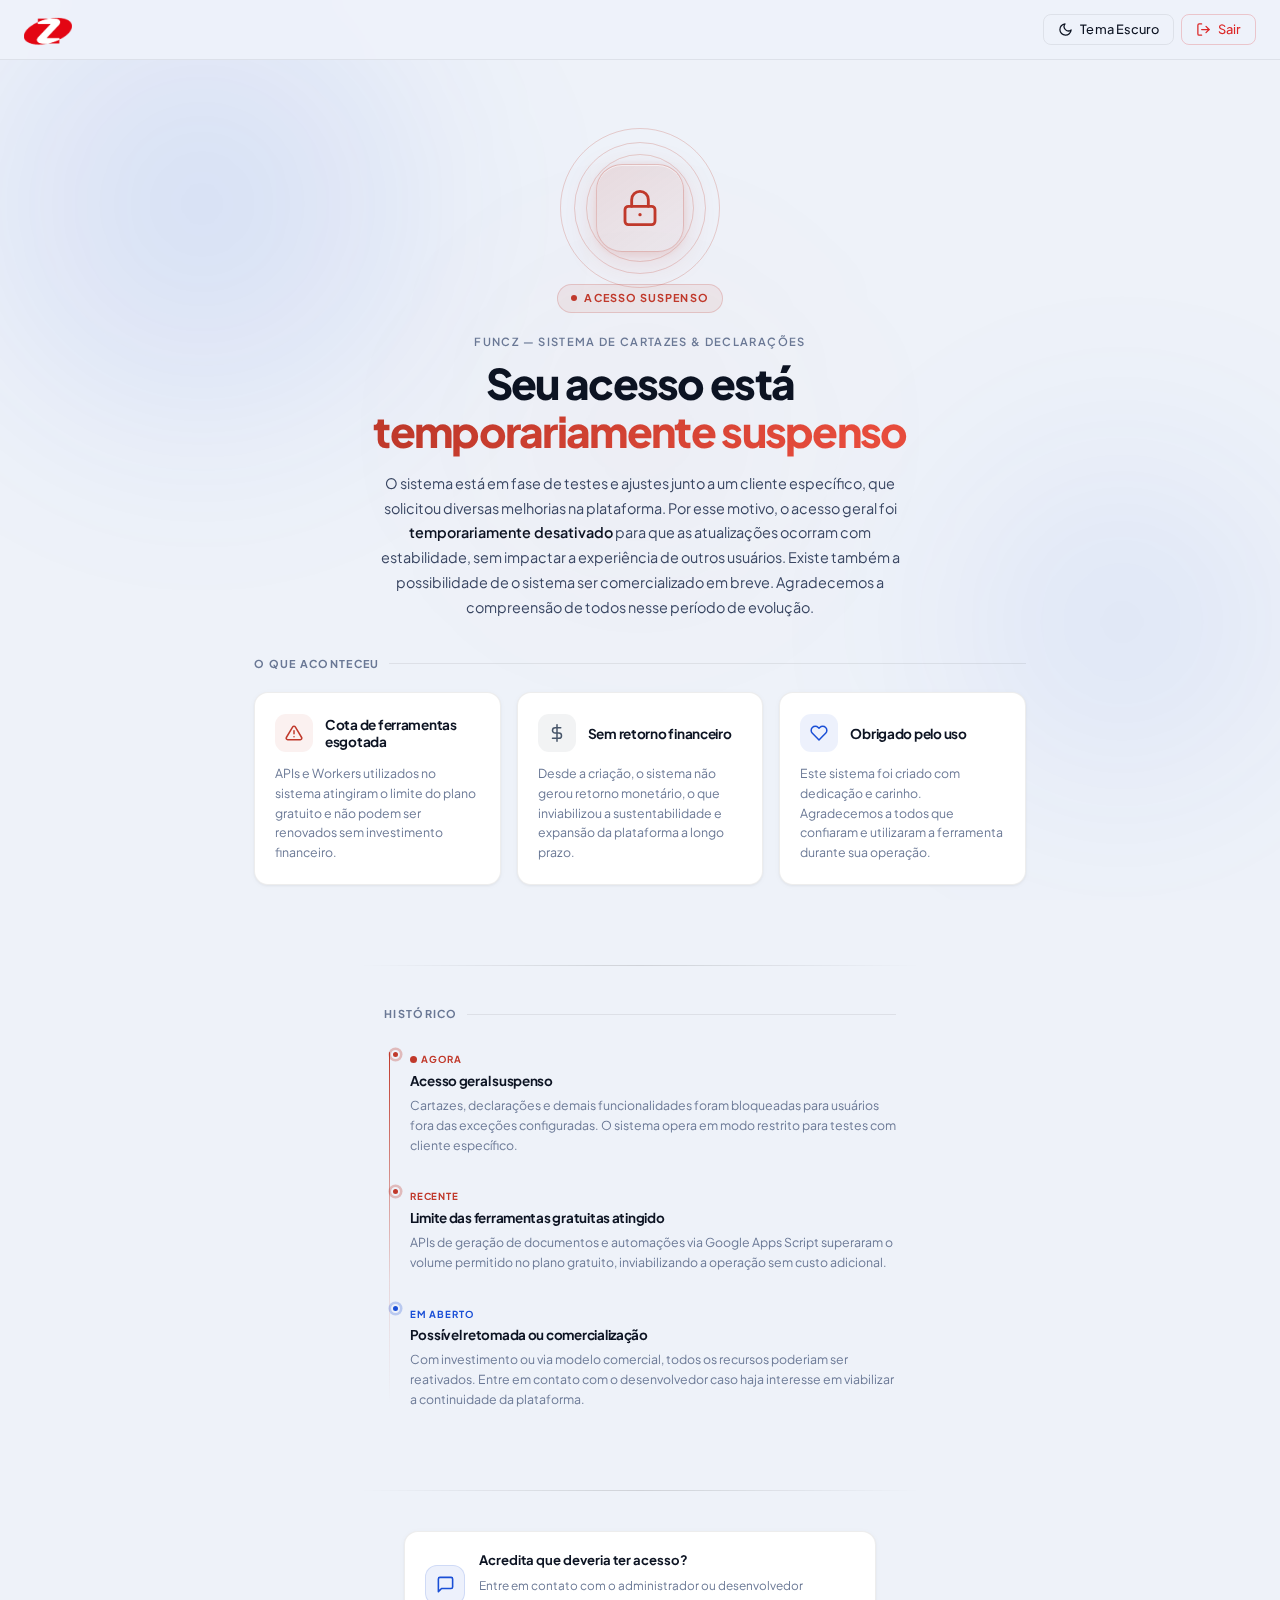
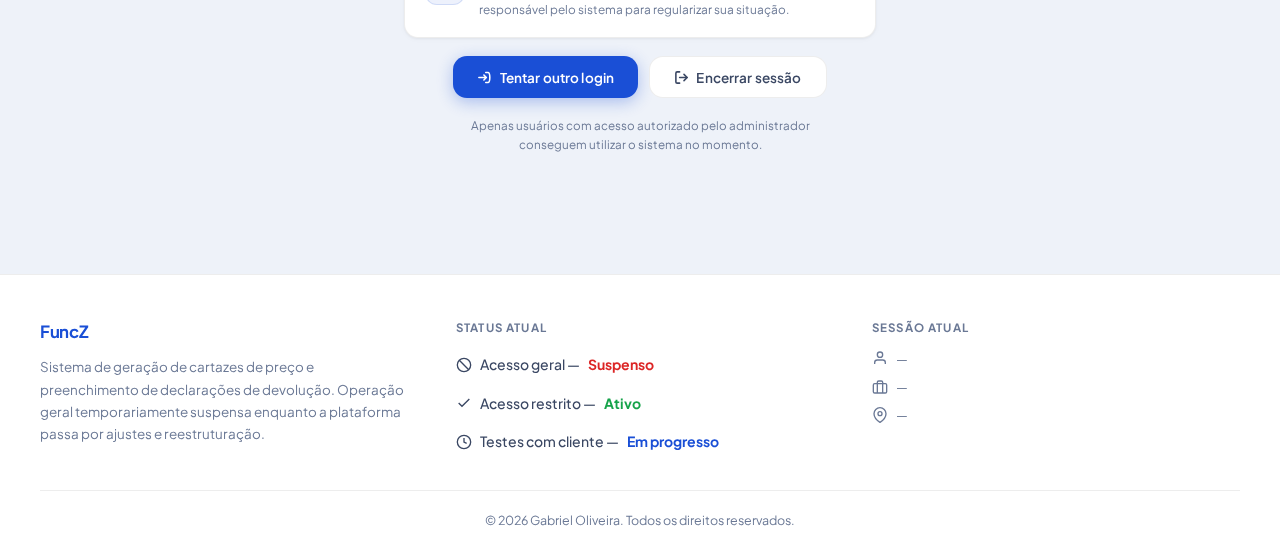
<file: pages/acesso-negado.html>
<!DOCTYPE html>
<html lang="pt-BR">
<head>
  <meta charset="UTF-8" />
  <meta name="viewport" content="width=device-width, initial-scale=1.0" />
  <link rel="icon" type="image/png" href="../image/zenirlogo.png" />
  <link rel="preconnect" href="https://fonts.googleapis.com" />
  <link rel="preconnect" href="https://fonts.gstatic.com" crossorigin />
  <link href="https://fonts.googleapis.com/css2?family=Plus+Jakarta+Sans:ital,wght@0,300;0,400;0,500;0,600;0,700;0,800;1,400&display=swap" rel="stylesheet" />
  <title>Acesso Suspenso — FuncZ</title>
  <link rel="stylesheet" href="../css/ss.css" />

  <style>
    /* ══════════════════════════════════════════════
       ACESSO NEGADO — estilos exclusivos
    ══════════════════════════════════════════════ */

    /* Sem flash de conteúdo não autorizado */
    body { opacity: 0; transition: opacity .4s ease; }
    body.ready { opacity: 1; }

    /* ── Layout central ─────────────────────────── */
    main {
      display: flex;
      flex-direction: column;
      align-items: center;
    }

    /* ── Hero ───────────────────────────────────── */
    .denied-hero {
      display: flex;
      flex-direction: column;
      align-items: center;
      text-align: center;
      padding: 3.5rem 1.5rem 2.25rem;
      max-width: 620px;
      width: 100%;
    }

    /* Ícone com anéis pulsantes */
    .denied-icon-wrap {
      position: relative;
      width: 88px;
      height: 88px;
      margin-bottom: 2rem;
      flex-shrink: 0;
    }
    .denied-ring {
      position: absolute;
      border-radius: 50%;
      border: 1.5px solid rgba(192, 57, 43, .22);
      animation: ringExpand 3.2s ease-out infinite;
    }
    .denied-ring:nth-child(1) { inset: -10px; animation-delay: 0s; }
    .denied-ring:nth-child(2) { inset: -22px; animation-delay: .55s; }
    .denied-ring:nth-child(3) { inset: -36px; animation-delay: 1.1s; }

    .denied-icon-bg {
      position: relative;
      z-index: 1;
      width: 88px;
      height: 88px;
      border-radius: 26px;
      background: linear-gradient(145deg, rgba(192,57,43,.12) 0%, rgba(192,57,43,.05) 100%);
      border: 1.5px solid rgba(192,57,43,.24);
      display: flex;
      align-items: center;
      justify-content: center;
      box-shadow:
        0 8px 32px rgba(192,57,43,.15),
        0 2px 8px rgba(192,57,43,.10),
        inset 0 1px 0 rgba(255,255,255,.55);
    }
    .dark .denied-icon-bg {
      background: linear-gradient(145deg, rgba(231,76,60,.16) 0%, rgba(231,76,60,.06) 100%);
      border-color: rgba(231,76,60,.28);
      box-shadow: 0 8px 32px rgba(231,76,60,.22), inset 0 1px 0 rgba(255,255,255,.05);
    }
    .denied-icon-bg svg {
      width: 40px;
      height: 40px;
      color: var(--red);
      animation: iconFloat 5s ease-in-out infinite;
    }

    /* Status pill */
    .denied-badge {
      display: inline-flex;
      align-items: center;
      gap: .45rem;
      padding: .32rem .85rem;
      border-radius: var(--radius-full);
      background: var(--red-subtle);
      border: 1px solid rgba(192,57,43,.2);
      font-size: .68rem;
      font-weight: 700;
      letter-spacing: .1em;
      text-transform: uppercase;
      color: var(--red);
      margin-bottom: 1.25rem;
    }
    .denied-badge-dot {
      width: 6px;
      height: 6px;
      border-radius: 50%;
      background: var(--red);
      animation: dotPulse 2.2s ease-in-out infinite;
    }

    /* Eyebrow */
    .denied-eyebrow {
      font-size: .7rem;
      font-weight: 600;
      letter-spacing: .12em;
      text-transform: uppercase;
      color: var(--muted-foreground);
      margin-bottom: .6rem;
    }

    /* Título */
    .denied-title {
      font-size: clamp(1.75rem, 5vw, 2.65rem);
      font-weight: 800;
      color: var(--foreground);
      letter-spacing: -.04em;
      line-height: 1.13;
      margin-bottom: 1rem;
    }
    .denied-title em {
      font-style: normal;
      background: linear-gradient(130deg, var(--red) 10%, var(--red-light) 90%);
      -webkit-background-clip: text;
      -webkit-text-fill-color: transparent;
      background-clip: text;
    }

    /* Lead */
    .denied-lead {
      font-size: .9rem;
      color: var(--foreground-secondary);
      line-height: 1.72;
      max-width: 520px;
    }

    /* ── Separador ──────────────────────────────── */
    .denied-sep {
      width: 100%;
      max-width: 560px;
      height: 1px;
      background: linear-gradient(90deg, transparent, var(--border-strong), transparent);
      margin: 2.5rem 0;
    }

    /* ── Section label ──────────────────────────── */
    .section-block {
      width: 100%;
      max-width: 820px;
      padding: 0 1.5rem;
    }
    .section-label {
      font-size: .68rem;
      font-weight: 700;
      letter-spacing: .12em;
      text-transform: uppercase;
      color: var(--muted-foreground);
      margin-bottom: 1.25rem;
      display: flex;
      align-items: center;
      gap: .6rem;
    }
    .section-label::after {
      content: '';
      flex: 1;
      height: 1px;
      background: var(--border);
    }

    /* ── Cards de motivo ────────────────────────── */
    .denied-cards {
      display: grid;
      grid-template-columns: repeat(3, 1fr);
      gap: 1rem;
    }
    @media (max-width: 700px) {
      .denied-cards { grid-template-columns: 1fr; }
    }

    .denied-card {
      background: var(--card);
      border: 1.5px solid var(--border);
      border-radius: var(--radius);
      padding: 1.35rem 1.25rem;
      display: flex;
      flex-direction: column;
      gap: .75rem;
      box-shadow: var(--shadow-sm);
      transition: transform .28s var(--ease-spring), box-shadow .25s var(--ease), border-color .22s;
      animation: cardEntrance .5s var(--ease-spring) both;
    }
    .dark .denied-card {
      background: rgba(255,255,255,.038);
      border-color: rgba(255,255,255,.08);
    }
    .denied-card:nth-child(1) { animation-delay: .08s; }
    .denied-card:nth-child(2) { animation-delay: .16s; }
    .denied-card:nth-child(3) { animation-delay: .24s; }
    .denied-card:hover {
      transform: translateY(-5px);
      box-shadow: var(--shadow-md);
      border-color: var(--border-strong);
    }
    .denied-card-top {
      display: flex;
      align-items: center;
      gap: .75rem;
    }
    .denied-card-icon {
      width: 38px;
      height: 38px;
      border-radius: 11px;
      display: flex;
      align-items: center;
      justify-content: center;
      flex-shrink: 0;
    }
    .denied-card-icon svg { width: 18px; height: 18px; }
    .denied-card-icon.red   { background: var(--red-subtle);     color: var(--red); }
    .denied-card-icon.slate { background: var(--slate-subtle);   color: var(--slate); }
    .denied-card-icon.blue  { background: var(--primary-subtle); color: var(--primary); }
    .denied-card-title {
      font-size: .85rem;
      font-weight: 700;
      color: var(--foreground);
      letter-spacing: -.02em;
      line-height: 1.3;
    }
    .denied-card-body {
      font-size: .77rem;
      color: var(--muted-foreground);
      line-height: 1.6;
    }

    /* ── Linha do tempo ─────────────────────────── */
    .denied-timeline-wrap {
      max-width: 560px;
      width: 100%;
      padding: 0 1.5rem;
    }
    .denied-timeline-header {
      font-size: .68rem;
      font-weight: 700;
      letter-spacing: .12em;
      text-transform: uppercase;
      color: var(--muted-foreground);
      margin-bottom: 1.4rem;
      display: flex;
      align-items: center;
      gap: .6rem;
    }
    .denied-timeline-header::after {
      content: '';
      flex: 1;
      height: 1px;
      background: var(--border);
    }
    .denied-timeline {
      position: relative;
      padding-left: 1.6rem;
    }
    .denied-timeline::before {
      content: '';
      position: absolute;
      left: .3rem;
      top: .4rem;
      bottom: .4rem;
      width: 1.5px;
      background: linear-gradient(to bottom, var(--red) 0%, rgba(192,57,43,.15) 65%, transparent 100%);
      border-radius: 2px;
    }
    .tl-item {
      position: relative;
      padding-bottom: 1.65rem;
      animation: cardEntrance .5s var(--ease-spring) both;
    }
    .tl-item:last-child { padding-bottom: 0; }
    .tl-item:nth-child(1) { animation-delay: .1s; }
    .tl-item:nth-child(2) { animation-delay: .18s; }
    .tl-item:nth-child(3) { animation-delay: .26s; }
    .tl-dot {
      position: absolute;
      left: -1.18rem;
      top: .28rem;
      width: 9px;
      height: 9px;
      border-radius: 50%;
      background: var(--red);
      border: 2px solid var(--background);
      box-shadow: 0 0 0 2.5px rgba(192,57,43,.3);
    }
    .tl-dot.muted {
      background: var(--border-strong);
      box-shadow: 0 0 0 2.5px var(--border);
    }
    .tl-dot.future {
      background: var(--primary);
      box-shadow: 0 0 0 2.5px rgba(26,79,214,.25);
    }
    .tl-tag {
      display: inline-flex;
      align-items: center;
      gap: .28rem;
      font-size: .6rem;
      font-weight: 700;
      letter-spacing: .1em;
      text-transform: uppercase;
      margin-bottom: .28rem;
    }
    .tl-tag.red  { color: var(--red); }
    .tl-tag.muted{ color: var(--muted-foreground); }
    .tl-tag.blue { color: var(--primary); }
    .tl-heading {
      font-size: .84rem;
      font-weight: 700;
      color: var(--foreground);
      margin-bottom: .3rem;
      letter-spacing: -.02em;
    }
    .tl-desc {
      font-size: .77rem;
      color: var(--muted-foreground);
      line-height: 1.62;
    }

    /* ── CTA ────────────────────────────────────── */
    .denied-cta-wrap {
      max-width: 520px;
      width: 100%;
      padding: 0 1.5rem;
      display: flex;
      flex-direction: column;
      align-items: center;
      gap: 1.1rem;
    }
    .denied-contact-card {
      width: 100%;
      background: var(--card);
      border: 1.5px solid var(--border);
      border-radius: var(--radius);
      padding: 1.1rem 1.25rem;
      display: flex;
      align-items: center;
      gap: .9rem;
      box-shadow: var(--shadow-sm);
      animation: cardEntrance .5s var(--ease-spring) .28s both;
    }
    .dark .denied-contact-card {
      background: rgba(255,255,255,.038);
      border-color: rgba(255,255,255,.08);
    }
    .denied-contact-icon {
      width: 40px;
      height: 40px;
      border-radius: 12px;
      background: var(--primary-subtle);
      border: 1px solid rgba(26,79,214,.14);
      display: flex;
      align-items: center;
      justify-content: center;
      flex-shrink: 0;
      color: var(--primary);
    }
    .denied-contact-icon svg { width: 19px; height: 19px; }
    .denied-contact-body { flex: 1; min-width: 0; }
    .denied-contact-body strong {
      display: block;
      font-size: .82rem;
      font-weight: 700;
      color: var(--foreground);
      margin-bottom: .15rem;
    }
    .denied-contact-body span {
      font-size: .74rem;
      color: var(--muted-foreground);
      line-height: 1.5;
    }
    .denied-btn-row {
      display: flex;
      gap: .7rem;
      flex-wrap: wrap;
      justify-content: center;
      width: 100%;
    }
    .denied-btn {
      display: inline-flex;
      align-items: center;
      gap: .45rem;
      padding: .72rem 1.5rem;
      border-radius: var(--radius);
      font-size: .845rem;
      font-weight: 600;
      font-family: var(--font);
      cursor: pointer;
      border: none;
      transition: transform .28s var(--ease-spring), box-shadow .22s var(--ease), background .18s;
      letter-spacing: .01em;
      white-space: nowrap;
    }
    .denied-btn svg { width: 15px; height: 15px; flex-shrink: 0; }
    .denied-btn-primary {
      background: var(--primary);
      color: #fff;
      box-shadow: 0 4px 16px rgba(26,79,214,.32);
    }
    .denied-btn-primary:hover {
      transform: translateY(-3px) scale(1.02);
      box-shadow: 0 8px 26px rgba(26,79,214,.44);
      background: var(--primary-hover);
    }
    .denied-btn-primary:active { transform: translateY(0) scale(.98); }
    .denied-btn-ghost {
      background: var(--card);
      color: var(--foreground-secondary);
      border: 1.5px solid var(--border);
    }
    .denied-btn-ghost:hover {
      transform: translateY(-2px);
      border-color: rgba(26,79,214,.28);
      color: var(--primary);
      background: var(--primary-subtle);
    }
    .denied-btn-ghost:active { transform: translateY(0); }
    .denied-note {
      font-size: .73rem;
      color: var(--muted-foreground);
      text-align: center;
      line-height: 1.65;
      max-width: 380px;
    }

    /* ── Animações ─────────────────────────────── */
    @keyframes ringExpand {
      0%   { transform: scale(1);    opacity: .55; }
      65%  { transform: scale(1.25); opacity: 0;   }
      100% { transform: scale(1.25); opacity: 0;   }
    }
    @keyframes iconFloat {
      0%, 100% { transform: translateY(0)    rotate(0deg);  }
      40%       { transform: translateY(-5px) rotate(-3deg); }
      70%       { transform: translateY(-3px) rotate(2deg);  }
    }
    @keyframes dotPulse {
      0%, 100% { opacity: 1;   transform: scale(1);   }
      50%       { opacity: .4; transform: scale(.72); }
    }

    @media (max-width: 480px) {
      .denied-hero  { padding: 2.5rem 1.25rem 1.75rem; }
      .denied-title { font-size: 1.65rem; }
      .denied-btn   { padding: .68rem 1.15rem; font-size: .8rem; }
    }
  </style>
</head>
<body>

<!-- Mesh background -->
<div class="mesh-bg" aria-hidden="true">
  <div class="mesh-blob mesh-blob-1"></div>
  <div class="mesh-blob mesh-blob-2"></div>
  <div class="mesh-blob mesh-blob-3"></div>
</div>

<div id="toastContainer" class="toast-container"></div>

<!-- ══════════════════════════════════
     HEADER
══════════════════════════════════ -->
<header>
  <div class="logo-container">
    <div class="logo">
      <img src="../image/zenirlogo.png" alt="Zenir"
           onerror="this.style.display='none';" />
    </div>
  </div>
  <div class="header-actions">
    <button class="header-btn" id="themeToggle" aria-label="Alternar tema">
      <svg class="icon" viewBox="0 0 24 24">
        <path d="M21 12.79A9 9 0 1 1 11.21 3 7 7 0 0 0 21 12.79z"/>
      </svg>
      <span id="themeText">Tema Escuro</span>
    </button>
    <button class="header-btn header-btn-destructive" id="logoutButton" aria-label="Sair da conta">
      <svg class="icon" viewBox="0 0 24 24">
        <path d="M9 21H5a2 2 0 0 1-2-2V5a2 2 0 0 1 2-2h4"/>
        <polyline points="16 17 21 12 16 7"/>
        <line x1="21" y1="12" x2="9" y2="12"/>
      </svg>
      <span>Sair</span>
    </button>
  </div>
</header>

<!-- ══════════════════════════════════
     MAIN
══════════════════════════════════ -->
<main>

  <!-- Hero -->
  <section class="denied-hero" aria-labelledby="denied-heading">

    <div class="denied-icon-wrap" aria-hidden="true">
      <div class="denied-ring"></div>
      <div class="denied-ring"></div>
      <div class="denied-ring"></div>
      <div class="denied-icon-bg">
        <svg viewBox="0 0 24 24" fill="none" stroke="currentColor"
             stroke-width="1.7" stroke-linecap="round" stroke-linejoin="round">
          <rect x="3" y="11" width="18" height="11" rx="2"/>
          <path d="M7 11V7a5 5 0 0 1 10 0v4"/>
          <circle cx="12" cy="16" r="1" fill="currentColor" stroke="none"/>
        </svg>
      </div>
    </div>

    <div class="denied-badge" role="status">
      <span class="denied-badge-dot" aria-hidden="true"></span>
      Acesso suspenso
    </div>

    <p class="denied-eyebrow">FuncZ — Sistema de Cartazes &amp; Declarações</p>

    <h1 class="denied-title" id="denied-heading">
      Seu acesso está<br/>
      <em>temporariamente suspenso</em>
    </h1>

    <p class="denied-lead">
      O sistema está em fase de testes e ajustes junto a um cliente específico,
      que solicitou diversas melhorias na plataforma. Por esse motivo, o acesso
      geral foi <strong style="color:var(--foreground);font-weight:600;">temporariamente desativado</strong>
      para que as atualizações ocorram com estabilidade, sem impactar a experiência
      de outros usuários. Existe também a possibilidade de o sistema ser
      comercializado em breve. Agradecemos a compreensão de todos nesse
      período de evolução.
    </p>

  </section>

  <!-- Cards: motivos -->
  <div class="section-block" style="margin-bottom:2.5rem;">
    <p class="section-label">O que aconteceu</p>
    <div class="denied-cards">

      <div class="denied-card">
        <div class="denied-card-top">
          <div class="denied-card-icon red">
            <svg viewBox="0 0 24 24" fill="none" stroke="currentColor"
                 stroke-width="2" stroke-linecap="round" stroke-linejoin="round">
              <path d="M10.29 3.86L1.82 18a2 2 0 0 0 1.71 3h16.94a2 2 0 0 0 1.71-3L13.71 3.86a2 2 0 0 0-3.42 0z"/>
              <line x1="12" y1="9" x2="12" y2="13"/>
              <line x1="12" y1="17" x2="12.01" y2="17"/>
            </svg>
          </div>
          <p class="denied-card-title">Cota de ferramentas esgotada</p>
        </div>
        <p class="denied-card-body">
          APIs e Workers utilizados no sistema atingiram o limite do plano
          gratuito e não podem ser renovados sem investimento financeiro.
        </p>
      </div>

      <div class="denied-card">
        <div class="denied-card-top">
          <div class="denied-card-icon slate">
            <svg viewBox="0 0 24 24" fill="none" stroke="currentColor"
                 stroke-width="2" stroke-linecap="round" stroke-linejoin="round">
              <line x1="12" y1="1" x2="12" y2="23"/>
              <path d="M17 5H9.5a3.5 3.5 0 0 0 0 7h5a3.5 3.5 0 0 1 0 7H6"/>
            </svg>
          </div>
          <p class="denied-card-title">Sem retorno financeiro</p>
        </div>
        <p class="denied-card-body">
          Desde a criação, o sistema não gerou retorno monetário, o que
          inviabilizou a sustentabilidade e expansão da plataforma a longo prazo.
        </p>
      </div>

      <div class="denied-card">
        <div class="denied-card-top">
          <div class="denied-card-icon blue">
            <svg viewBox="0 0 24 24" fill="none" stroke="currentColor"
                 stroke-width="2" stroke-linecap="round" stroke-linejoin="round">
              <path d="M20.84 4.61a5.5 5.5 0 0 0-7.78 0L12 5.67l-1.06-1.06a5.5 5.5 0 0 0-7.78 7.78l1.06 1.06L12 21.23l7.78-7.78 1.06-1.06a5.5 5.5 0 0 0 0-7.78z"/>
            </svg>
          </div>
          <p class="denied-card-title">Obrigado pelo uso</p>
        </div>
        <p class="denied-card-body">
          Este sistema foi criado com dedicação e carinho. Agradecemos a todos
          que confiaram e utilizaram a ferramenta durante sua operação.
        </p>
      </div>

    </div>
  </div>

  <div class="denied-sep" aria-hidden="true"></div>

  <!-- Linha do tempo -->
  <div class="denied-timeline-wrap" style="margin-bottom:2.5rem;">
    <p class="denied-timeline-header">Histórico</p>
    <div class="denied-timeline" role="list">

      <div class="tl-item" role="listitem">
        <div class="tl-dot"></div>
        <p class="tl-tag red">
          <svg width="7" height="7" viewBox="0 0 8 8"><circle cx="4" cy="4" r="4" fill="currentColor"/></svg>
          Agora
        </p>
        <p class="tl-heading">Acesso geral suspenso</p>
        <p class="tl-desc">
          Cartazes, declarações e demais funcionalidades foram bloqueadas para
          usuários fora das exceções configuradas. O sistema opera em modo
          restrito para testes com cliente específico.
        </p>
      </div>

      <div class="tl-item" role="listitem">
        <div class="tl-dot"></div>
        <p class="tl-tag red">Recente</p>
        <p class="tl-heading">Limite das ferramentas gratuitas atingido</p>
        <p class="tl-desc">
          APIs de geração de documentos e automações via Google Apps Script
          superaram o volume permitido no plano gratuito, inviabilizando
          a operação sem custo adicional.
        </p>
      </div>

      <div class="tl-item" role="listitem">
        <div class="tl-dot future"></div>
        <p class="tl-tag blue">Em aberto</p>
        <p class="tl-heading">Possível retomada ou comercialização</p>
        <p class="tl-desc">
          Com investimento ou via modelo comercial, todos os recursos poderiam
          ser reativados. Entre em contato com o desenvolvedor caso haja
          interesse em viabilizar a continuidade da plataforma.
        </p>
      </div>

    </div>
  </div>

  <div class="denied-sep" aria-hidden="true"></div>

  <!-- CTA -->
  <div class="denied-cta-wrap" style="margin-bottom:3.5rem;">

    <div class="denied-contact-card">
      <div class="denied-contact-icon" aria-hidden="true">
        <svg viewBox="0 0 24 24" fill="none" stroke="currentColor"
             stroke-width="2" stroke-linecap="round" stroke-linejoin="round">
          <path d="M21 15a2 2 0 0 1-2 2H7l-4 4V5a2 2 0 0 1 2-2h14a2 2 0 0 1 2 2z"/>
        </svg>
      </div>
      <div class="denied-contact-body">
        <strong>Acredita que deveria ter acesso?</strong>
        <span>Entre em contato com o administrador ou desenvolvedor
              responsável pelo sistema para regularizar sua situação.</span>
      </div>
    </div>

    <div class="denied-btn-row">
      <button class="denied-btn denied-btn-primary" id="btnLogin">
        <svg viewBox="0 0 24 24" fill="none" stroke="currentColor"
             stroke-width="2.5" stroke-linecap="round" stroke-linejoin="round">
          <path d="M14 4h3.5C20.5 4 20.5 8 20.5 12s0 8-3 8H14"/>
          <path d="M15 12H3m12 0-4 4m4-4-4-4"/>
        </svg>
        Tentar outro login
      </button>
      <button class="denied-btn denied-btn-ghost" id="btnLogout">
        <svg viewBox="0 0 24 24" fill="none" stroke="currentColor"
             stroke-width="2.5" stroke-linecap="round" stroke-linejoin="round">
          <path d="M9 21H5a2 2 0 0 1-2-2V5a2 2 0 0 1 2-2h4"/>
          <polyline points="16 17 21 12 16 7"/>
          <line x1="21" y1="12" x2="9" y2="12"/>
        </svg>
        Encerrar sessão
      </button>
    </div>

    <p class="denied-note">
      Apenas usuários com acesso autorizado pelo administrador
      conseguem utilizar o sistema no momento.
    </p>

  </div>

</main>

<!-- ══════════════════════════════════
     FOOTER
══════════════════════════════════ -->
<footer class="footer">
  <div class="footer-content">

    <div class="footer-section">
      <h3 class="footer-title">FuncZ</h3>
      <p class="footer-description">
        Sistema de geração de cartazes de preço e preenchimento de declarações
        de devolução. Operação geral temporariamente suspensa enquanto a
        plataforma passa por ajustes e reestruturação.
      </p>
    </div>

    <div class="footer-section">
      <h4 class="footer-subtitle">Status atual</h4>
      <ul class="footer-links">
        <li>
          <span class="footer-link" style="cursor:default;pointer-events:none;gap:.5rem;">
            <svg class="footer-icon" viewBox="0 0 24 24" fill="none" stroke="currentColor" stroke-width="2">
              <circle cx="12" cy="12" r="10"/>
              <line x1="4.93" y1="4.93" x2="19.07" y2="19.07"/>
            </svg>
            Acesso geral —
            <strong style="color:var(--destructive);">Suspenso</strong>
          </span>
        </li>
        <li>
          <span class="footer-link" style="cursor:default;pointer-events:none;gap:.5rem;">
            <svg class="footer-icon" viewBox="0 0 24 24" fill="none" stroke="currentColor" stroke-width="2">
              <polyline points="20 6 9 17 4 12"/>
            </svg>
            Acesso restrito —
            <strong style="color:var(--success);">Ativo</strong>
          </span>
        </li>
        <li>
          <span class="footer-link" style="cursor:default;pointer-events:none;gap:.5rem;">
            <svg class="footer-icon" viewBox="0 0 24 24" fill="none" stroke="currentColor" stroke-width="2">
              <circle cx="12" cy="12" r="10"/>
              <polyline points="12 6 12 12 16 14"/>
            </svg>
            Testes com cliente —
            <strong style="color:var(--primary);">Em progresso</strong>
          </span>
        </li>
      </ul>
    </div>

    <div class="footer-section">
      <h4 class="footer-subtitle">Sessão atual</h4>
      <div class="footer-info">
        <div class="footer-info-item">
          <svg class="footer-icon" viewBox="0 0 24 24" fill="none" stroke="currentColor" stroke-width="2">
            <path d="M20 21v-2a4 4 0 0 0-4-4H8a4 4 0 0 0-4 4v2"/>
            <circle cx="12" cy="7" r="4"/>
          </svg>
          <span id="footer-user">—</span>
        </div>
        <div class="footer-info-item">
          <svg class="footer-icon" viewBox="0 0 24 24" fill="none" stroke="currentColor" stroke-width="2">
            <rect x="2" y="7" width="20" height="14" rx="2" ry="2"/>
            <path d="M16 21V5a2 2 0 0 0-2-2h-4a2 2 0 0 0-2 2v16"/>
          </svg>
          <span id="footer-perm">—</span>
        </div>
        <div class="footer-info-item">
          <svg class="footer-icon" viewBox="0 0 24 24" fill="none" stroke="currentColor" stroke-width="2">
            <path d="M21 10c0 7-9 13-9 13s-9-6-9-13a9 9 0 0 1 18 0z"/>
            <circle cx="12" cy="10" r="3"/>
          </svg>
          <span id="footer-city">—</span>
        </div>
      </div>
    </div>

  </div>
  <div class="footer-bottom">
    <p class="footer-copyright">
      © <span id="footer-year"></span> Gabriel Oliveira. Todos os direitos reservados.
    </p>
  </div>
</footer>

<!-- ══════════════════════════════════
     SCRIPT
══════════════════════════════════ -->
<script>
(function () {
  'use strict';

  function readSession() {
    try {
      var raw = localStorage.getItem('authSession') || localStorage.getItem('auth');
      return raw ? JSON.parse(raw) : null;
    } catch (_) { return null; }
  }

  function firstName(full) {
    return String(full || '').trim().split(/\s+/)[0] || 'Usuário';
  }

  function showToast(msg, type, ms) {
    ms = ms || 3000;
    var c = document.getElementById('toastContainer');
    if (!c) return;
    var icons = {
      success: '<svg viewBox="0 0 24 24" fill="none" stroke="currentColor" stroke-width="2"><path d="M22 11.08V12a10 10 0 1 1-5.93-9.14"/><polyline points="22 4 12 14.01 9 11.01"/></svg>',
      error:   '<svg viewBox="0 0 24 24" fill="none" stroke="currentColor" stroke-width="2"><circle cx="12" cy="12" r="10"/><line x1="15" y1="9" x2="9" y2="15"/><line x1="9" y1="9" x2="15" y2="15"/></svg>',
      info:    '<svg viewBox="0 0 24 24" fill="none" stroke="currentColor" stroke-width="2"><circle cx="12" cy="12" r="10"/><line x1="12" y1="16" x2="12" y2="12"/><line x1="12" y1="8" x2="12.01" y2="8"/></svg>'
    };
    var labels = { success: 'Sucesso', error: 'Erro', info: 'Informação', warning: 'Atenção' };
    var el = document.createElement('div');
    el.className = 'toast ' + (type || 'info');
    el.innerHTML =
      '<div class="toast-icon">' + (icons[type] || icons.info) + '</div>' +
      '<div class="toast-content">' +
        '<div class="toast-title">' + (labels[type] || 'Aviso') + '</div>' +
        '<div class="toast-message">' + String(msg).replace(/</g, '&lt;') + '</div>' +
      '</div>' +
      '<div class="toast-progress"></div>';
    c.appendChild(el);
    setTimeout(function () {
      el.style.animation = 'toastSlideIn .35s var(--ease) reverse';
      setTimeout(function () { el.remove(); }, 380);
    }, ms);
  }

  /* Aplica tema imediatamente (antes do DOMContentLoaded) */
  if (localStorage.getItem('theme') === 'dark') {
    document.documentElement.classList.add('dark');
  }

  document.addEventListener('DOMContentLoaded', function () {

    /* Tema — texto do botão */
    var tt = document.getElementById('themeText');
    var isDark = document.documentElement.classList.contains('dark');
    if (tt) tt.textContent = isDark ? 'Tema Claro' : 'Tema Escuro';

    /* Toggle tema */
    var themeBtn = document.getElementById('themeToggle');
    if (themeBtn) {
      themeBtn.addEventListener('click', function () {
        document.documentElement.classList.toggle('dark');
        isDark = document.documentElement.classList.contains('dark');
        if (tt) tt.textContent = isDark ? 'Tema Claro' : 'Tema Escuro';
        localStorage.setItem('theme', isDark ? 'dark' : 'light');
      });
    }

    /* Logout */
    function doLogout() {
      localStorage.removeItem('authSession');
      localStorage.removeItem('auth');
      showToast('Sessão encerrada.', 'info', 1400);
      setTimeout(function () { window.location.href = '../index.html'; }, 1200);
    }
    ['logoutButton', 'btnLogout'].forEach(function (id) {
      var el = document.getElementById(id);
      if (el) el.addEventListener('click', doLogout);
    });

    /* Novo login */
    var btnLogin = document.getElementById('btnLogin');
    if (btnLogin) {
      btnLogin.addEventListener('click', function () {
        localStorage.removeItem('authSession');
        localStorage.removeItem('auth');
        window.location.href = '../index.html';
      });
    }

    /* Footer — ano */
    var yearEl = document.getElementById('footer-year');
    if (yearEl) yearEl.textContent = new Date().getFullYear();

    /* Footer — dados da sessão */
    var auth = readSession();
    var fuEl = document.getElementById('footer-user');
    var fpEl = document.getElementById('footer-perm');
    var fcEl = document.getElementById('footer-city');

    if (auth) {
      if (fuEl) fuEl.textContent = firstName(auth.fullName || auth.user);
      if (fpEl) {
        var p = String(auth.perm || '—');
        fpEl.textContent = p.charAt(0).toUpperCase() + p.slice(1).toLowerCase();
      }
      if (fcEl) {
        if (auth.filial) {
          var city = String(auth.filial).split('=')[0];
          fcEl.textContent = city.charAt(0).toUpperCase() + city.slice(1).toLowerCase();
        } else if (auth.cidade) {
          fcEl.textContent = auth.cidade;
        }
      }
    }

    /* Revela página com fade suave */
    document.body.classList.add('ready');
  });

})();
</script>

</body>
</html>
</file>
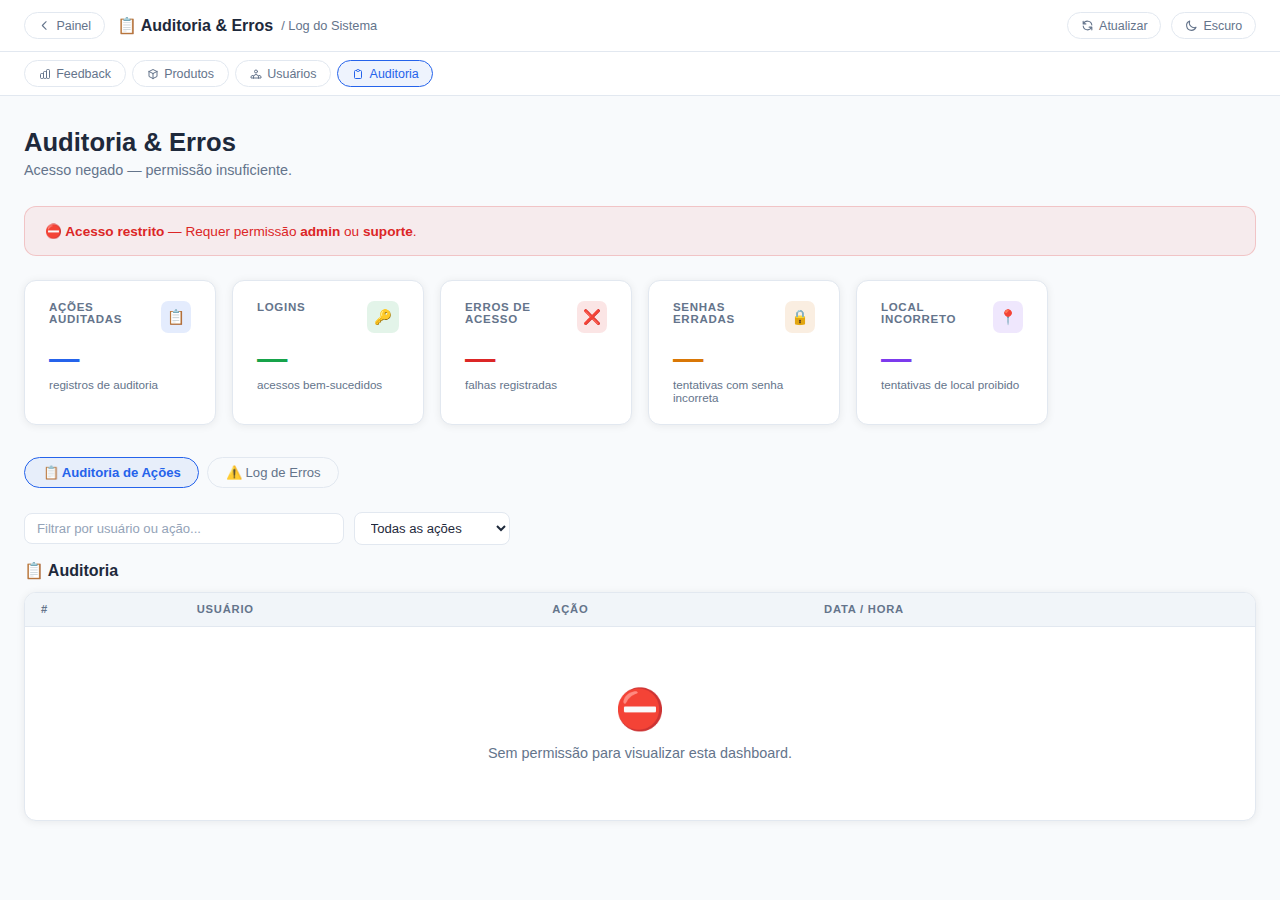
<file: pages/dash-auditoria.html>
<!DOCTYPE html>
<html lang="pt-BR">
<head>
  <meta charset="UTF-8">
  <meta name="viewport" content="width=device-width, initial-scale=1.0">
  <title>Dashboard — Auditoria &amp; Erros</title>
  <link rel="icon" type="image/png" href="../image/zenirlogo.png">
  <style>
    *, *::before, *::after { margin:0; padding:0; box-sizing:border-box; }
    :root {
      --bg:#f8fafc; --bg-card:#ffffff; --bg-input:#f1f5f9;
      --border:#e2e8f0;
      --blue:#2563eb; --blue-dim:rgba(37,99,235,.08);
      --green:#16a34a; --amber:#d97706; --red:#dc2626;
      --purple:#7c3aed; --teal:#0d9488;
      --text:#1e293b; --muted:#64748b; --dim:#94a3b8;
      --shadow:0 1px 8px rgba(0,0,0,.07); --radius:12px; --radius-sm:8px;
    }
    [data-theme="dark"] {
      --bg:#0f172a; --bg-card:#1e293b; --bg-input:#0f172a;
      --border:#334155; --text:#f1f5f9; --muted:#94a3b8; --dim:#475569;
      --shadow:0 1px 8px rgba(0,0,0,.3);
    }
    body { font-family:-apple-system,BlinkMacSystemFont,'Segoe UI',sans-serif;
      background:var(--bg); color:var(--text); min-height:100vh; transition:background .3s,color .3s; }

    /* ── HEADER ── */
    .header { background:var(--bg-card); border-bottom:1px solid var(--border); padding:.75rem 1.5rem;
      display:grid; grid-template-columns:auto 1fr auto; align-items:center; gap:1rem;
      position:sticky; top:0; z-index:100; }
    .header-left { display:flex; align-items:center; gap:.75rem; }
    .back-btn { display:inline-flex; align-items:center; gap:.35rem; background:transparent;
      border:1.5px solid var(--border); border-radius:50px; padding:.32rem .8rem;
      font-size:.78rem; font-weight:500; color:var(--muted); cursor:pointer; text-decoration:none; transition:all .2s; }
    .back-btn:hover { border-color:var(--blue); color:var(--blue); }
    .back-btn svg { width:13px; height:13px; }
    .header-title { font-size:1rem; font-weight:700; display:flex; align-items:center; gap:.5rem; }
    .header-title span { font-size:.8rem; font-weight:400; color:var(--muted); }
    .header-right { display:flex; gap:.6rem; align-items:center; }
    .icon-btn { background:transparent; border:1.5px solid var(--border); border-radius:50px;
      padding:.35rem .8rem; font-size:.78rem; font-weight:500; color:var(--muted);
      cursor:pointer; display:flex; align-items:center; gap:.35rem; transition:all .2s; font-family:inherit; }
    .icon-btn:hover { border-color:var(--blue); color:var(--blue); }
    .icon-btn svg { width:13px; height:13px; }

    /* ── PILL NAV ── */
    .dash-nav { background:var(--bg-card); border-bottom:1px solid var(--border); padding:.5rem 1.5rem; display:flex; gap:.4rem; overflow-x:auto; }
    .dash-pill { display:inline-flex; align-items:center; gap:.35rem; padding:.35rem .85rem; border-radius:50px;
      font-size:.78rem; font-weight:500; text-decoration:none; color:var(--muted); border:1.5px solid var(--border); white-space:nowrap; transition:all .2s; }
    .dash-pill:hover, .dash-pill.active { border-color:var(--blue); color:var(--blue); background:var(--blue-dim); }
    .dash-pill svg { width:12px; height:12px; }

    /* ── CONTAINER ── */
    .container { max-width:1280px; margin:0 auto; padding:2rem 1.5rem; }
    .page-heading { margin-bottom:1.75rem; }
    .page-heading h1 { font-size:1.6rem; font-weight:800; }
    .page-heading p  { color:var(--muted); font-size:.9rem; margin-top:.3rem; }

    /* ── KPIs ── */
    .kpi-grid { display:grid; grid-template-columns:repeat(auto-fill,minmax(180px,1fr)); gap:1rem; margin-bottom:2rem; }
    .kpi-card { background:var(--bg-card); border:1px solid var(--border); border-radius:var(--radius); padding:1.25rem 1.5rem; box-shadow:var(--shadow); }
    .kpi-top  { display:flex; justify-content:space-between; align-items:flex-start; margin-bottom:.6rem; }
    .kpi-label { font-size:.72rem; font-weight:700; text-transform:uppercase; letter-spacing:.06em; color:var(--muted); }
    .kpi-icon  { width:32px; height:32px; border-radius:.45rem; display:flex; align-items:center; justify-content:center; font-size:.9rem; }
    .kpi-value { font-size:1.9rem; font-weight:800; line-height:1; }
    .kpi-sub   { font-size:.73rem; color:var(--muted); margin-top:.3rem; }
    .blue   .kpi-icon { background:rgba(37,99,235,.12); } .blue   .kpi-value { color:var(--blue); }
    .green  .kpi-icon { background:rgba(22,163,74,.12); } .green  .kpi-value { color:var(--green); }
    .red    .kpi-icon { background:rgba(220,38,38,.12); } .red    .kpi-value { color:var(--red); }
    .amber  .kpi-icon { background:rgba(217,119,6,.12); } .amber  .kpi-value { color:var(--amber); }
    .purple .kpi-icon { background:rgba(124,58,237,.12); }.purple .kpi-value { color:var(--purple); }

    /* ── TABS ── */
    .tab-bar { display:flex; gap:.5rem; margin-bottom:1.5rem; }
    .tab-btn { padding:.45rem 1.1rem; border-radius:50px; border:1.5px solid var(--border);
      font-size:.82rem; font-weight:500; cursor:pointer; transition:all .2s;
      background:transparent; color:var(--muted); font-family:inherit; }
    .tab-btn.active { border-color:var(--blue); color:var(--blue); background:var(--blue-dim); font-weight:600; }
    .tab-btn:hover:not(.active) { border-color:var(--blue); color:var(--blue); }

    .tab-panel { display:none; }
    .tab-panel.active { display:block; animation:fadeIn .25s ease; }
    @keyframes fadeIn { from{opacity:0;transform:translateY(6px)} to{opacity:1;transform:none} }

    /* ── FILTER BAR ── */
    .filter-bar { display:flex; gap:.6rem; flex-wrap:wrap; margin-bottom:1rem; align-items:center; }
    .search-input { background:var(--bg-card); border:1.5px solid var(--border); color:var(--text);
      border-radius:var(--radius-sm); padding:.42rem .75rem; font-size:.82rem;
      flex:1; min-width:180px; max-width:320px; font-family:inherit; }
    .search-input:focus { outline:none; border-color:var(--blue); }
    .search-input::placeholder { color:var(--dim); }
    .filter-select { background:var(--bg-card); border:1.5px solid var(--border); color:var(--text);
      border-radius:var(--radius-sm); padding:.42rem .75rem; font-size:.82rem; cursor:pointer; font-family:inherit; }
    .filter-select:focus { outline:none; border-color:var(--blue); }

    /* ── TABLE ── */
    .table-section-header { display:flex; justify-content:space-between; align-items:center; margin-bottom:.75rem; }
    .section-title-sm { font-size:1rem; font-weight:700; }
    .result-count { font-size:.82rem; color:var(--muted); }
    .table-wrap { background:var(--bg-card); border:1px solid var(--border); border-radius:var(--radius); overflow:hidden; box-shadow:var(--shadow); }
    table { width:100%; border-collapse:collapse; }
    thead { background:var(--bg-input); }
    th { padding:.65rem 1rem; text-align:left; font-size:.7rem; font-weight:700;
         text-transform:uppercase; letter-spacing:.07em; color:var(--muted);
         border-bottom:1px solid var(--border); white-space:nowrap; }
    td { padding:.7rem 1rem; font-size:.84rem; border-bottom:1px solid var(--border); vertical-align:middle; max-width:320px; }
    tr:last-child td { border-bottom:none; }
    tr:hover td { background:var(--bg-input); }

    /* ── BADGES ── */
    .action-badge { display:inline-block; padding:.18rem .6rem; border-radius:50px;
      font-size:.72rem; font-weight:600; white-space:nowrap; }
    .action-login       { background:rgba(22,163,74,.1);  color:var(--green); }
    .action-createuser  { background:rgba(37,99,235,.1);  color:var(--blue); }
    .action-getusers    { background:rgba(124,58,237,.1); color:var(--purple); }
    .action-updateuser  { background:rgba(217,119,6,.1);  color:var(--amber); }
    .action-getlogs     { background:rgba(13,148,136,.1); color:var(--teal); }
    .action-createproduct { background:rgba(37,99,235,.08);color:var(--blue); }
    .action-other       { background:rgba(100,116,139,.1);color:var(--muted); }

    .error-badge { display:inline-block; padding:.18rem .6rem; border-radius:50px;
      font-size:.72rem; font-weight:600; white-space:nowrap; }
    .error-senha     { background:rgba(220,38,38,.1);  color:var(--red); }
    .error-local     { background:rgba(217,119,6,.1);  color:var(--amber); }
    .error-usuario   { background:rgba(100,116,139,.1);color:var(--muted); }
    .error-permissao { background:rgba(124,58,237,.1); color:var(--purple); }
    .error-other     { background:rgba(220,38,38,.08); color:var(--red); }

    .ts-text { font-family:monospace; font-size:.78rem; color:var(--muted); white-space:nowrap; }

    /* Estado / Loading */
    .state-box { padding:3rem; text-align:center; display:flex; flex-direction:column; align-items:center; gap:.75rem; }
    .state-box .icon { font-size:2.5rem; }
    .state-box p { color:var(--muted); font-size:.9rem; }
    .spinner-ring { width:34px; height:34px; border:3px solid var(--border);
      border-top-color:var(--blue); border-radius:50%; animation:spin .7s linear infinite; }
    @keyframes spin { to{transform:rotate(360deg)} }

    /* Paginação */
    .pagination { display:flex; justify-content:center; align-items:center; gap:.4rem; margin-top:1rem; }
    .page-btn { width:32px; height:32px; border:1.5px solid var(--border); border-radius:.45rem;
      background:var(--bg-card); color:var(--muted); font-size:.8rem; font-weight:600;
      cursor:pointer; display:flex; align-items:center; justify-content:center; transition:all .2s; }
    .page-btn:hover, .page-btn.active { border-color:var(--blue); color:var(--blue); background:var(--blue-dim); }
    .page-btn:disabled { opacity:.35; cursor:default; }

    /* Banner acesso negado */
    .warn-banner { background:rgba(220,38,38,.07); border:1px solid rgba(220,38,38,.2);
      border-radius:var(--radius); padding:1rem 1.25rem; margin-bottom:1.5rem;
      font-size:.85rem; color:var(--red); display:none; }
    .warn-banner.show { display:block; }

    /* Toast */
    #toast-container { position:fixed; top:1rem; right:1rem; z-index:9999; display:flex; flex-direction:column; gap:.5rem; }
    .toast { padding:.75rem 1rem; border-radius:var(--radius-sm); border:1px solid transparent;
      font-size:.85rem; display:flex; align-items:center; gap:.5rem;
      box-shadow:0 4px 20px rgba(0,0,0,.15); animation:toastIn .3s ease; }
    @keyframes toastIn { from{opacity:0;transform:translateX(12px)} to{opacity:1;transform:none} }
    .toast.success { background:#f0fdf4; border-color:#bbf7d0; color:#166534; }
    .toast.error   { background:#fef2f2; border-color:#fecaca; color:#991b1b; }
    .toast.info    { background:#eff6ff; border-color:#bfdbfe; color:#1d4ed8; }
    [data-theme="dark"] .toast.success { background:rgba(22,163,74,.15); border-color:rgba(22,163,74,.3);  color:#86efac; }
    [data-theme="dark"] .toast.error   { background:rgba(220,38,38,.15); border-color:rgba(220,38,38,.3);  color:#fca5a5; }
    [data-theme="dark"] .toast.info    { background:rgba(37,99,235,.15); border-color:rgba(37,99,235,.3);  color:#93c5fd; }

    td .overflow-text { overflow:hidden; text-overflow:ellipsis; white-space:nowrap; }
  </style>
</head>
<body data-theme="light">
<div id="toast-container"></div>

<!-- ── HEADER ── -->
<header class="header">
  <div class="header-left">
    <a href="admin.html" class="back-btn">
      <svg fill="none" stroke="currentColor" viewBox="0 0 24 24">
        <path stroke-linecap="round" stroke-linejoin="round" stroke-width="2" d="M15 19l-7-7 7-7"/>
      </svg>Painel
    </a>
    <div class="header-title">📋 Auditoria &amp; Erros <span>/ Log do Sistema</span></div>
  </div>
  <div></div>
  <div class="header-right">
    <button class="icon-btn" id="refreshBtn">
      <svg fill="none" stroke="currentColor" viewBox="0 0 24 24">
        <path stroke-linecap="round" stroke-linejoin="round" stroke-width="2"
          d="M4 4v5h.582m15.356 2A8.001 8.001 0 004.582 9m0 0H9m11 11v-5h-.581m0 0a8.003 8.003 0 01-15.357-2m15.357 2H15"/>
      </svg>Atualizar
    </button>
    <button class="icon-btn" id="themeToggle">
      <svg id="themeIcon" fill="none" stroke="currentColor" viewBox="0 0 24 24">
        <path stroke-linecap="round" stroke-linejoin="round" stroke-width="2"
          d="M12 3v1m0 16v1m9-9h-1M4 12H3m15.364 6.364l-.707-.707M6.343 6.343l-.707-.707m12.728 0l-.707.707M6.343 17.657l-.707.707M16 12a4 4 0 11-8 0 4 4 0 018 0z"/>
      </svg>
      <span id="themeText">Escuro</span>
    </button>
  </div>
</header>

<!-- ── PILL NAV ── -->
<nav class="dash-nav">
  <a class="dash-pill" href="dash-feedback.html">
    <svg fill="none" stroke="currentColor" viewBox="0 0 24 24"><path stroke-linecap="round" stroke-linejoin="round" stroke-width="2" d="M9 19v-6a2 2 0 00-2-2H5a2 2 0 00-2 2v6a2 2 0 002 2h2a2 2 0 002-2zm0 0V9a2 2 0 012-2h2a2 2 0 012 2v10m-6 0a2 2 0 002 2h2a2 2 0 002-2m0 0V5a2 2 0 012-2h2a2 2 0 012 2v14a2 2 0 01-2 2h-2a2 2 0 01-2-2z"/></svg>Feedback
  </a>
  <a class="dash-pill" href="dash-produtos.html">
    <svg fill="none" stroke="currentColor" viewBox="0 0 24 24"><path stroke-linecap="round" stroke-linejoin="round" stroke-width="2" d="M20 7l-8-4-8 4m16 0l-8 4m8-4v10l-8 4m0-10L4 7m8 4v10M4 7v10l8 4"/></svg>Produtos
  </a>
  <a class="dash-pill" href="dash-usuarios.html">
    <svg fill="none" stroke="currentColor" viewBox="0 0 24 24"><path stroke-linecap="round" stroke-linejoin="round" stroke-width="2" d="M17 20h5v-2a3 3 0 00-5.356-1.857M17 20H7m10 0v-2c0-.656-.126-1.283-.356-1.857M7 20H2v-2a3 3 0 015.356-1.857M7 20v-2c0-.656.126-1.283.356-1.857m0 0a5.002 5.002 0 019.288 0M15 7a3 3 0 11-6 0 3 3 0 016 0z"/></svg>Usuários
  </a>
  <a class="dash-pill active" href="dash-auditoria.html">
    <svg fill="none" stroke="currentColor" viewBox="0 0 24 24"><path stroke-linecap="round" stroke-linejoin="round" stroke-width="2" d="M9 5H7a2 2 0 00-2 2v12a2 2 0 002 2h10a2 2 0 002-2V7a2 2 0 00-2-2h-2M9 5a2 2 0 002 2h2a2 2 0 002-2M9 5a2 2 0 012-2h2a2 2 0 012 2"/></svg>Auditoria
  </a>
</nav>

<!-- ── MAIN ── -->
<div class="container">
  <div class="page-heading">
    <h1>Auditoria &amp; Erros</h1>
    <p id="lastUpdate">Carregando...</p>
  </div>

  <div class="warn-banner" id="warnBanner">
    <strong>⛔ Acesso restrito</strong> — Requer permissão <strong>admin</strong> ou <strong>suporte</strong>.
  </div>

  <!-- KPIs -->
  <div class="kpi-grid">
    <div class="kpi-card blue"><div class="kpi-top"><div class="kpi-label">Ações auditadas</div><div class="kpi-icon">📋</div></div><div class="kpi-value" id="kpiAcoes">—</div><div class="kpi-sub">registros de auditoria</div></div>
    <div class="kpi-card green"><div class="kpi-top"><div class="kpi-label">Logins</div><div class="kpi-icon">🔑</div></div><div class="kpi-value" id="kpiLogins">—</div><div class="kpi-sub">acessos bem-sucedidos</div></div>
    <div class="kpi-card red"><div class="kpi-top"><div class="kpi-label">Erros de acesso</div><div class="kpi-icon">❌</div></div><div class="kpi-value" id="kpiErros">—</div><div class="kpi-sub">falhas registradas</div></div>
    <div class="kpi-card amber"><div class="kpi-top"><div class="kpi-label">Senhas erradas</div><div class="kpi-icon">🔒</div></div><div class="kpi-value" id="kpiSenha">—</div><div class="kpi-sub">tentativas com senha incorreta</div></div>
    <div class="kpi-card purple"><div class="kpi-top"><div class="kpi-label">Local incorreto</div><div class="kpi-icon">📍</div></div><div class="kpi-value" id="kpiLocal">—</div><div class="kpi-sub">tentativas de local proibido</div></div>
  </div>

  <!-- TABS -->
  <div class="tab-bar">
    <button class="tab-btn active" onclick="switchTab('auditoria',this)">📋 Auditoria de Ações</button>
    <button class="tab-btn" onclick="switchTab('erros',this)">⚠️ Log de Erros</button>
  </div>

  <!-- ─────── TAB AUDITORIA ─────── -->
  <div class="tab-panel active" id="tabAuditoria">
    <div class="filter-bar">
      <input class="search-input" type="text" id="searchAudit" placeholder="Filtrar por usuário ou ação...">
      <select class="filter-select" id="filterAcao">
        <option value="">Todas as ações</option>
        <option value="login">Login</option>
        <option value="createUser">Criar usuário</option>
        <option value="createProduct">Criar produto</option>
        <option value="getUsers">Consultar usuários</option>
        <option value="updateUser">Editar usuário</option>
        <option value="getLogs">Consultar logs</option>
      </select>
    </div>

    <div class="table-section-header">
      <div class="section-title-sm">📋 Auditoria</div>
      <span class="result-count" id="auditCount"></span>
    </div>
    <div class="table-wrap">
      <table>
        <thead>
          <tr>
            <th>#</th>
            <th>Usuário</th>
            <th>Ação</th>
            <th>Data / Hora</th>
          </tr>
        </thead>
        <tbody id="auditBody">
          <tr><td colspan="4"><div class="state-box"><div class="spinner-ring"></div><p>Carregando...</p></div></td></tr>
        </tbody>
      </table>
    </div>
    <div class="pagination" id="auditPagination"></div>
  </div>

  <!-- ─────── TAB ERROS ─────── -->
  <div class="tab-panel" id="tabErros">
    <div class="filter-bar">
      <input class="search-input" type="text" id="searchErro" placeholder="Filtrar por usuário, motivo ou local...">
      <select class="filter-select" id="filterMotivo">
        <option value="">Todos os motivos</option>
        <option value="senhaincorreta">Senha incorreta</option>
        <option value="local-nao-permitido">Local não permitido</option>
        <option value="usuarionaoexiste">Usuário não existe</option>
        <option value="acesso-negado">Acesso negado</option>
      </select>
    </div>

    <div class="table-section-header">
      <div class="section-title-sm">⚠️ Log de Erros</div>
      <span class="result-count" id="erroCount"></span>
    </div>
    <div class="table-wrap">
      <table>
        <thead>
          <tr>
            <th>#</th>
            <th>Usuário</th>
            <th>Motivo</th>
            <th>Local</th>
            <th>Data / Hora</th>
          </tr>
        </thead>
        <tbody id="erroBody">
          <tr><td colspan="5"><div class="state-box"><div class="spinner-ring"></div><p>Carregando...</p></div></td></tr>
        </tbody>
      </table>
    </div>
    <div class="pagination" id="erroPagination"></div>
  </div>

</div>

<script>
/* ══════════════════════════════════════════
   CONFIG
══════════════════════════════════════════ */
const WORKER_URL = 'https://conexao-fallback-3.gab-oliveirab27.workers.dev/';
const PAGE_SIZE  = 20;

/* ══════════════════════════════════════════
   ESTADO
══════════════════════════════════════════ */
let auditAll = [], auditFiltered = [], auditPage = 1;
let erroAll  = [], erroFiltered  = [], erroPage  = 1;

/* ══════════════════════════════════════════
   SESSÃO
══════════════════════════════════════════ */
function getSession() {
  try {
    if (window.SessionGuard?.getSessionData) {
      const s = window.SessionGuard.getSessionData();
      if (s) return s;
    }
    const raw = localStorage.getItem('authSession');
    return raw ? JSON.parse(raw) : null;
  } catch { return null; }
}
function isPrivileged(perm) {
  return ['admin','suporte'].includes(String(perm||'').toLowerCase());
}

/* ══════════════════════════════════════════
   TEMA
══════════════════════════════════════════ */
(function(){ const t=localStorage.getItem('theme')||'light'; applyTheme(t); })();
function applyTheme(t){
  document.body.setAttribute('data-theme',t);
  document.getElementById('themeText').textContent=t==='dark'?'Claro':'Escuro';
  const i=document.getElementById('themeIcon');
  i.innerHTML=t==='dark'
    ?'<path stroke-linecap="round" stroke-linejoin="round" stroke-width="2" d="M12 3v1m0 16v1m9-9h-1M4 12H3m15.364 6.364l-.707-.707M6.343 6.343l-.707-.707m12.728 0l-.707.707M6.343 17.657l-.707.707M16 12a4 4 0 11-8 0 4 4 0 018 0z"/>'
    :'<path stroke-linecap="round" stroke-linejoin="round" stroke-width="2" d="M20.354 15.354A9 9 0 018.646 3.646 9.003 9.003 0 0012 21a9.003 9.003 0 008.354-5.646z"/>';
}
document.getElementById('themeToggle').addEventListener('click',()=>{
  const n=document.body.getAttribute('data-theme')==='dark'?'light':'dark';
  localStorage.setItem('theme',n); applyTheme(n);
});

/* ══════════════════════════════════════════
   WORKER POST
══════════════════════════════════════════ */
async function workerPost(action, data={}) {
  try {
    const resp = await fetch(WORKER_URL,{
      method:'POST',
      headers:{'Content-Type':'application/json'},
      body:JSON.stringify({action,...data})
    });
    const text = await resp.text();
    return JSON.parse(text);
  } catch(err) {
    return { status:'error', message:err.message };
  }
}

/* ══════════════════════════════════════════
   TABS
══════════════════════════════════════════ */
function switchTab(name, btn) {
  document.querySelectorAll('.tab-btn').forEach(b=>b.classList.remove('active'));
  document.querySelectorAll('.tab-panel').forEach(p=>p.classList.remove('active'));
  btn.classList.add('active');
  document.getElementById('tab'+name.charAt(0).toUpperCase()+name.slice(1)).classList.add('active');
}

/* ══════════════════════════════════════════
   FORMATAÇÃO DE DATA
══════════════════════════════════════════ */
function fmtDate(raw) {
  if (!raw) return '—';
  try {
    const d = new Date(raw);
    if (isNaN(d.getTime())) return String(raw);
    return d.toLocaleString('pt-BR',{
      day:'2-digit',month:'2-digit',year:'numeric',
      hour:'2-digit',minute:'2-digit',second:'2-digit'
    });
  } catch { return String(raw); }
}

/* ══════════════════════════════════════════
   BADGE DE AÇÃO (auditoria)
══════════════════════════════════════════ */
function actionBadge(acao) {
  const a = String(acao||'').toLowerCase();
  let cls = 'action-other', label = acao || '—';
  if (a.startsWith('login'))         { cls='action-login';        label='🔑 login'; }
  else if (a.startsWith('createuser')) { cls='action-createuser'; label='👤 criar usuário'; }
  else if (a.startsWith('createprod')) { cls='action-createproduct';label='📦 criar produto'; }
  else if (a.startsWith('getusers'))   { cls='action-getusers';   label='👁 consultar usuários'; }
  else if (a.startsWith('updateuser')) { cls='action-updateuser'; label='✏️ editar usuário'; }
  else if (a.startsWith('getlogs'))    { cls='action-getlogs';    label='📋 consultar logs'; }
  else if (a.startsWith('registro'))   { cls='action-other';      label='📄 '+acao; }
  return `<span class="action-badge ${cls}" title="${acao||''}">${label}</span>`;
}

/* ══════════════════════════════════════════
   BADGE DE ERRO (loguser)
══════════════════════════════════════════ */
function errorBadge(motivo) {
  const m = String(motivo||'').toLowerCase();
  let cls='error-other', icon='⚠️';
  if (m.includes('senha'))    { cls='error-senha';     icon='🔒'; }
  else if (m.includes('local'))    { cls='error-local';     icon='📍'; }
  else if (m.includes('usuario') || m.includes('usuario')) { cls='error-usuario'; icon='👤'; }
  else if (m.includes('permiss') || m.includes('negado'))  { cls='error-permissao';icon='⛔'; }
  return `<span class="error-badge ${cls}">${icon} ${motivo||'—'}</span>`;
}

/* ══════════════════════════════════════════
   KPIs
══════════════════════════════════════════ */
function renderKPIs(audit, erros) {
  document.getElementById('kpiAcoes').textContent  = audit.length;
  document.getElementById('kpiLogins').textContent = audit.filter(r=>String(r.acao||'').toLowerCase().startsWith('login')).length;
  document.getElementById('kpiErros').textContent  = erros.length;
  document.getElementById('kpiSenha').textContent  = erros.filter(r=>String(r.motivo||'').toLowerCase().includes('senha')).length;
  document.getElementById('kpiLocal').textContent  = erros.filter(r=>String(r.motivo||'').toLowerCase().includes('local')).length;
}

/* ══════════════════════════════════════════
   RENDER AUDITORIA
══════════════════════════════════════════ */
function renderAudit(data) {
  const body = document.getElementById('auditBody');
  document.getElementById('auditCount').textContent = `${data.length} registro${data.length!==1?'s':''}`;
  if (!data.length) {
    body.innerHTML=`<tr><td colspan="4"><div class="state-box"><div class="icon">🔍</div><p>Nenhum registro encontrado.</p></div></td></tr>`;
    document.getElementById('auditPagination').innerHTML='';
    return;
  }
  const start=(auditPage-1)*PAGE_SIZE, end=start+PAGE_SIZE;
  body.innerHTML = data.slice(start,end).map((r,i)=>`
    <tr>
      <td style="color:var(--dim);font-size:.75rem">${start+i+1}</td>
      <td><code style="font-size:.82rem;background:var(--bg-input);padding:.1rem .4rem;border-radius:.3rem">${r.usuario||'—'}</code></td>
      <td>${actionBadge(r.acao)}</td>
      <td class="ts-text">${fmtDate(r.timestamp)}</td>
    </tr>
  `).join('');
  renderPagination('audit', data.length);
}

/* ══════════════════════════════════════════
   RENDER ERROS
══════════════════════════════════════════ */
function renderErros(data) {
  const body = document.getElementById('erroBody');
  document.getElementById('erroCount').textContent = `${data.length} registro${data.length!==1?'s':''}`;
  if (!data.length) {
    body.innerHTML=`<tr><td colspan="5"><div class="state-box"><div class="icon">✅</div><p>Nenhum erro registrado.</p></div></td></tr>`;
    document.getElementById('erroPagination').innerHTML='';
    return;
  }
  const start=(erroPage-1)*PAGE_SIZE, end=start+PAGE_SIZE;
  body.innerHTML = data.slice(start,end).map((r,i)=>`
    <tr>
      <td style="color:var(--dim);font-size:.75rem">${start+i+1}</td>
      <td><code style="font-size:.82rem;background:var(--bg-input);padding:.1rem .4rem;border-radius:.3rem">${r.usuario||'—'}</code></td>
      <td>${errorBadge(r.motivo)}</td>
      <td style="color:var(--muted)">${r.local||'—'}</td>
      <td class="ts-text">${fmtDate(r.timestamp)}</td>
    </tr>
  `).join('');
  renderPagination('erro', data.length);
}

/* ══════════════════════════════════════════
   PAGINAÇÃO GENÉRICA
══════════════════════════════════════════ */
function renderPagination(type, total) {
  const pages   = Math.ceil(total/PAGE_SIZE);
  const current = type==='audit' ? auditPage : erroPage;
  const elId    = type==='audit' ? 'auditPagination' : 'erroPagination';
  const p = document.getElementById(elId);
  if (pages <= 1) { p.innerHTML=''; return; }
  let html = `<button class="page-btn" onclick="goPage('${type}',${current-1})" ${current===1?'disabled':''}>‹</button>`;
  for (let i=1;i<=pages;i++) html+=`<button class="page-btn ${i===current?'active':''}" onclick="goPage('${type}',${i})">${i}</button>`;
  html += `<button class="page-btn" onclick="goPage('${type}',${current+1})" ${current===pages?'disabled':''}>›</button>`;
  p.innerHTML=html;
}
function goPage(type, n) {
  if (type==='audit') { auditPage=n; renderAudit(auditFiltered); }
  else                { erroPage=n;  renderErros(erroFiltered); }
}

/* ══════════════════════════════════════════
   FILTROS AUDITORIA
══════════════════════════════════════════ */
function applyAuditFilter() {
  const search = document.getElementById('searchAudit').value.toLowerCase();
  const acao   = document.getElementById('filterAcao').value.toLowerCase();
  auditFiltered = auditAll.filter(r => {
    if (search) {
      if (!String(r.usuario||'').toLowerCase().includes(search) &&
          !String(r.acao||'').toLowerCase().includes(search)) return false;
    }
    if (acao && !String(r.acao||'').toLowerCase().startsWith(acao.toLowerCase())) return false;
    return true;
  });
  auditPage=1;
  renderAudit(auditFiltered);
}
['searchAudit','filterAcao'].forEach(id=>{
  const el=document.getElementById(id);
  if(el){ el.addEventListener('input',applyAuditFilter); el.addEventListener('change',applyAuditFilter); }
});

/* ══════════════════════════════════════════
   FILTROS ERROS
══════════════════════════════════════════ */
function applyErroFilter() {
  const search  = document.getElementById('searchErro').value.toLowerCase();
  const motivo  = document.getElementById('filterMotivo').value.toLowerCase();
  erroFiltered = erroAll.filter(r => {
    if (search) {
      if (!String(r.usuario||'').toLowerCase().includes(search) &&
          !String(r.motivo||'').toLowerCase().includes(search) &&
          !String(r.local||'').toLowerCase().includes(search)) return false;
    }
    if (motivo && !String(r.motivo||'').toLowerCase().includes(motivo)) return false;
    return true;
  });
  erroPage=1;
  renderErros(erroFiltered);
}
['searchErro','filterMotivo'].forEach(id=>{
  const el=document.getElementById(id);
  if(el){ el.addEventListener('input',applyErroFilter); el.addEventListener('change',applyErroFilter); }
});

/* ══════════════════════════════════════════
   INIT
══════════════════════════════════════════ */
async function init() {
  const session = getSession();
  if (!session || !isPrivileged(session.perm)) {
    document.getElementById('warnBanner').classList.add('show');
    document.getElementById('lastUpdate').textContent='Acesso negado — permissão insuficiente.';
    document.getElementById('auditBody').innerHTML=
      `<tr><td colspan="4"><div class="state-box"><div class="icon">⛔</div><p>Sem permissão para visualizar esta dashboard.</p></div></td></tr>`;
    document.getElementById('erroBody').innerHTML=
      `<tr><td colspan="5"><div class="state-box"><div class="icon">⛔</div><p>Sem permissão.</p></div></td></tr>`;
    return;
  }

  document.getElementById('lastUpdate').textContent='Buscando dados…';

  /* Busca em paralelo */
  const [auditResult, logResult] = await Promise.all([
    workerPost('getAuditoria', { solicitante: session.user||'', permSolicitante: session.perm||'', limit: 500 }),
    workerPost('getLogs',      { solicitante: session.user||'', permSolicitante: session.perm||'', limit: 500 })
  ]);

  /* ── Auditoria ── */
  if (auditResult?.status === 'ok' && Array.isArray(auditResult.logs)) {
    auditAll = auditResult.logs;
  } else if (auditResult?.status === 'ok' && Array.isArray(auditResult.entries)) {
    auditAll = auditResult.entries;
  } else {
    auditAll = [];
    console.warn('[auditoria]', auditResult);
  }
  auditFiltered = [...auditAll];

  /* ── Erros ── */
  if (logResult?.status === 'ok' && Array.isArray(logResult.logs)) {
    erroAll = logResult.logs;
  } else {
    erroAll = [];
    console.warn('[getLogs]', logResult);
  }
  erroFiltered = [...erroAll];

  renderKPIs(auditAll, erroAll);
  renderAudit(auditFiltered);
  renderErros(erroFiltered);

  document.getElementById('lastUpdate').textContent =
    `${auditAll.length} ação(ões) | ${erroAll.length} erro(s) — ${new Date().toLocaleString('pt-BR')}`;

  showToast('Dados carregados!','success');
}

document.getElementById('refreshBtn').addEventListener('click', init);

function showToast(msg, type='info') {
  const c=document.getElementById('toast-container');
  const t=document.createElement('div');
  t.className=`toast ${type}`; t.textContent=msg; c.appendChild(t);
  setTimeout(()=>{ t.style.opacity='0'; setTimeout(()=>t.remove(),300); },3500);
}

init();
</script>
</body>
</html>
</file>
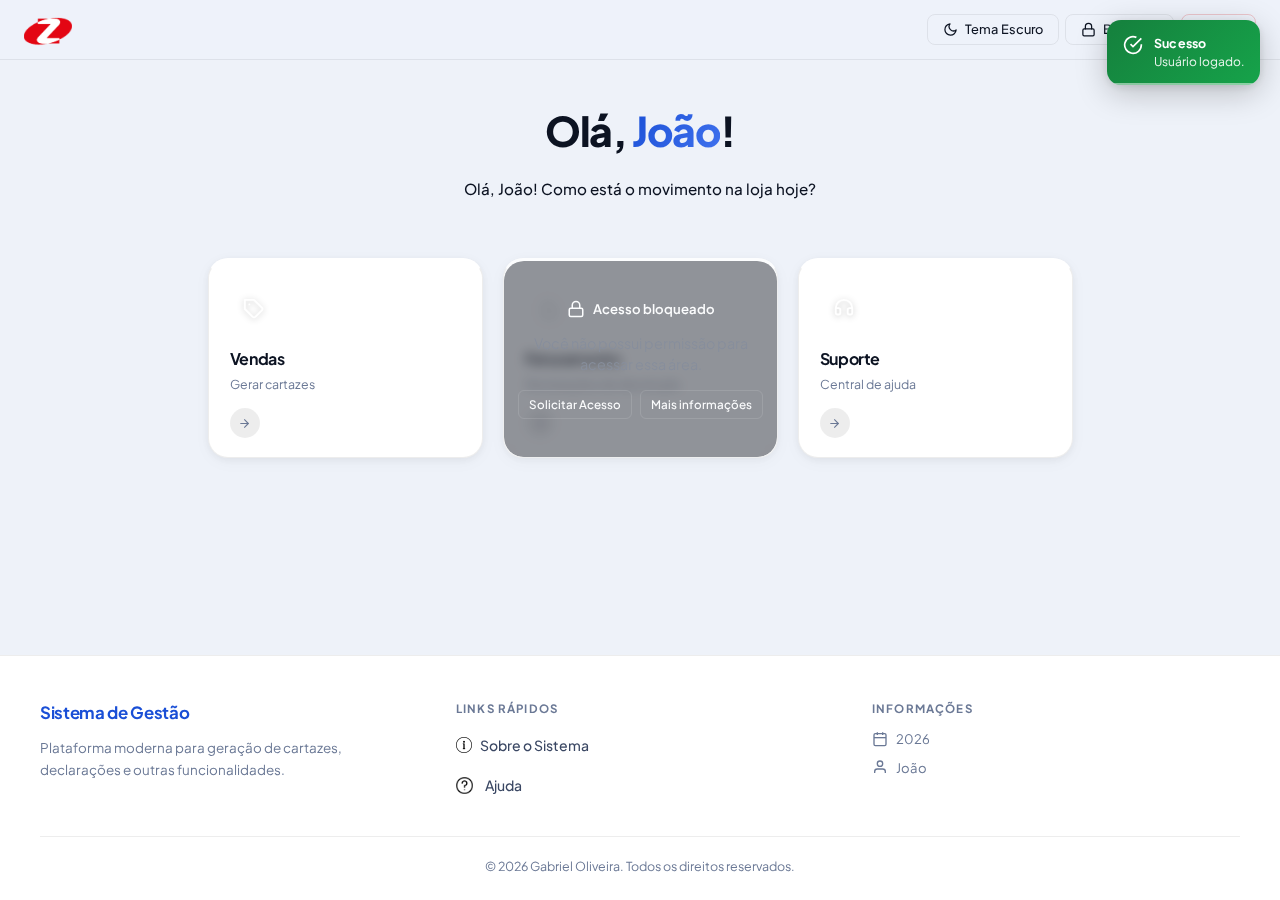
<file: pages/selectsetor.html>
<!DOCTYPE html>
<html lang="pt-BR">
<head>
    <meta charset="UTF-8" />
    <meta name="viewport" content="width=device-width, initial-scale=1.0" />
    <link rel="icon" type="image/png" href="../image/zenirlogo.png">
    <link rel="icon" type="image/png" href="Imagens/zenirlogo.png" />
    <title>Ínicio</title>
    <link rel="stylesheet" href="../css/ss.css" />
</head>
<body>
    <!-- Toast container (reutilizável) -->
    <div id="toastContainer" class="toast-container"></div>

    <!-- Header -->
    <header>
     <div class="logo-container">
        <div class="logo">
            <img id="companyLogo" src="../image/zenirlogo.png" alt="Zenir" onerror="this.style.display='none';" /></div>
     </div>
        
        <div class="header-actions">
            <button class="header-btn" id="themeToggle" aria-label="Alternar tema">
                <svg class="icon" id="themeIcon" viewBox="0 0 24 24">
                    <path d="M21 12.79A9 9 0 1 1 11.21 3 7 7 0 0 0 21 12.79z"></path>
                </svg>
                <span id="themeText">Tema Escuro</span>
            </button>
            
            <button class="header-btn" id="lockButton" aria-label="Bloquear tela">
                <svg class="icon" viewBox="0 0 24 24">
                    <rect x="3" y="11" width="18" height="11" rx="2" ry="2"></rect>
                    <path d="M7 11V7a5 5 0 0 1 10 0v4"></path>
                </svg>
                <span>Bloquear</span>
            </button>
            
            <button class="header-btn" id="loginButton" aria-label="Fazer login">
                <svg class="icon" viewBox="0 0 24 24">
                    <path d="M14 4L17.5 4C20.5577 4 20.5 8 20.5 12C20.5 16 20.5577 20 17.5 20H14M15 12L3 12M15 12L11 16M15 12L11 8" stroke="currentColor" stroke-width="1.5" stroke-linecap="round" stroke-linejoin="round"/>
                </svg>
                <span>Login</span>
            </button>
            
            <button class="header-btn header-btn-destructive" id="logoutButton" aria-label="Sair">
                <svg class="icon" viewBox="0 0 24 24">
                    <path d="M9 21H5a2 2 0 0 1-2-2V5a2 2 0 0 1 2-2h4"></path>
                    <polyline points="16 17 21 12 16 7"></polyline>
                    <line x1="21" y1="12" x2="9" y2="12"></line>
                </svg>
                <span>Sair</span>
            </button>
        </div>
    </header>

    <!-- Main Content -->
    <main>
        <!-- Welcome Section with Quick Reactions -->
        <div class="welcome-section">
            <h2 id="welcomeHeadline" class="welcome-title">Olá, <span id="userName">Usuário</span>!</h2>          
            <!-- Quick Reactions (Frases Dinâmicas) -->
            <div class="quick-reactions" id="quickReactions">
                <!-- Populated by JS -->
            </div>
        </div>

        <!-- Cards Grid (Bento Grid) -->
        <div class="cards-grid">
            <!-- Card Vendas -->
            <div class="card" id="card-vendas" data-feature="vendas" role="button" tabindex="0">
                <div class="card-icon">
                    <svg viewBox="0 0 24 24" fill="none" stroke="currentColor" stroke-width="2" stroke-linecap="round" stroke-linejoin="round">
                        <path d="M20.59 13.41l-7.17 7.17a2 2 0 0 1-2.83 0L2 12V2h10l8.59 8.59a2 2 0 0 1 0 2.82z"></path>
                        <line x1="7" y1="7" x2="7.01" y2="7"></line>
                    </svg>
                </div>
                <div class="card-body">
                    <h3 class="card-title">Vendas</h3>
                    <p class="card-description">Gerar cartazes</p>
                </div>
                <div class="card-arrow">
                    <svg viewBox="0 0 24 24" fill="none" stroke="currentColor" stroke-width="2" stroke-linecap="round" stroke-linejoin="round">
                        <line x1="5" y1="12" x2="19" y2="12"></line>
                        <polyline points="12 5 19 12 12 19"></polyline>
                    </svg>
                </div>
            </div>

            <!-- Card Faturamento -->
            <div class="card" id="card-faturamento" data-feature="faturamento" role="button" tabindex="0">
                <div class="card-icon">
                    <svg viewBox="0 0 24 24" fill="none" stroke="currentColor" stroke-width="2" stroke-linecap="round" stroke-linejoin="round">
                        <path d="M14 2H6a2 2 0 0 0-2 2v16a2 2 0 0 0 2 2h12a2 2 0 0 0 2-2V8z"></path>
                        <polyline points="14 2 14 8 20 8"></polyline>
                        <line x1="16" y1="13" x2="8" y2="13"></line>
                        <line x1="16" y1="17" x2="8" y2="17"></line>
                        <polyline points="10 9 9 9 8 9"></polyline>
                    </svg>
                </div>
                <div class="card-body">
                    <h3 class="card-title">Faturamento</h3>
                    <p class="card-description">Declarações de devolução</p>
                </div>
                <div class="card-arrow">
                    <svg viewBox="0 0 24 24" fill="none" stroke="currentColor" stroke-width="2" stroke-linecap="round" stroke-linejoin="round">
                        <line x1="5" y1="12" x2="19" y2="12"></line>
                        <polyline points="12 5 19 12 12 19"></polyline>
                    </svg>
                </div>
            </div>

            <!-- Card Administração -->
            <div class="card" id="card-admin" data-feature="admin" role="button" tabindex="0" style="display:none;">
                <div class="card-icon">
                    <svg viewBox="0 0 24 24" fill="none" stroke="currentColor" stroke-width="2" stroke-linecap="round" stroke-linejoin="round">
                        <!-- Boneco (pessoa) -->
                        <path d="M20 21v-2a4 4 0 0 0-4-4H8a4 4 0 0 0-4 4v2"></path>
                        <circle cx="12" cy="7" r="4"></circle>
                        <!-- Engrenagem no canto -->
                        <circle cx="18" cy="8" r="3" fill="white" stroke="currentColor" stroke-width="1.5"></circle>
                        <path d="M18 6.5v3M16.5 8h3" stroke-width="1.5"></path>
                    </svg>
                </div>
                <div class="card-body">
                    <h3 class="card-title">Administração</h3>
                    <p class="card-description">Gerenciar sistema</p>
                </div>
                <div class="card-arrow">
                    <svg viewBox="0 0 24 24" fill="none" stroke="currentColor" stroke-width="2" stroke-linecap="round" stroke-linejoin="round">
                        <line x1="5" y1="12" x2="19" y2="12"></line>
                        <polyline points="12 5 19 12 12 19"></polyline>
                    </svg>
                </div>
            </div>

            <!-- Card Suporte -->
            <div class="card" id="card-suporte" data-feature="suporte" role="button" tabindex="0">
                <div class="card-icon">
                    <svg viewBox="0 0 24 24" fill="none" stroke="currentColor" stroke-width="2" stroke-linecap="round" stroke-linejoin="round">
                        <!-- Headset de suporte -->
                        <path d="M3 11h3a2 2 0 0 1 2 2v3a2 2 0 0 1-2 2H5a2 2 0 0 1-2-2v-5a9 9 0 0 1 18 0v5a2 2 0 0 1-2 2h-1a2 2 0 0 1-2-2v-3a2 2 0 0 1 2-2h3"></path>
                    </svg>
                </div>
                <div class="card-body">
                    <h3 class="card-title">Suporte</h3>
                    <p class="card-description">Central de ajuda</p>
                </div>
                <div class="card-arrow">
                    <svg viewBox="0 0 24 24" fill="none" stroke="currentColor" stroke-width="2" stroke-linecap="round" stroke-linejoin="round">
                        <line x1="5" y1="12" x2="19" y2="12"></line>
                        <polyline points="12 5 19 12 12 19"></polyline>
                    </svg>
                </div>
            </div>
        </div>

        <!-- Buttons (Sobre mantido no final) -->
        <div class="buttons-container">
            <button class="btn btn-outline" id="btn-sobre">
                <svg class="icon" viewBox="0 0 24 24">
                    <circle cx="12" cy="12" r="10"></circle>
                    <line x1="12" y1="16" x2="12" y2="12"></line>
                    <line x1="12" y1="8" x2="12.01" y2="8"></line>
                </svg>
                <span>Sobre</span>
            </button>
        </div>
    </main>

    <!-- Footer -->
    <footer class="footer">
        <div class="footer-content">
            <div class="footer-section">
                <h3 class="footer-title">Sistema de Gestão</h3>
                <p class="footer-description">Plataforma moderna para geração de cartazes, declarações e outras funcionalidades.</p>
            </div>
            
            <div class="footer-section">
                <h4 class="footer-subtitle">Links Rápidos</h4>
                <ul class="footer-links">
                    <li><a href="sobre.html" class="footer-link" id="footer-sobre">
                        <img src="../image/informacoes.png" alt="info" class="footer-icon">
                        Sobre o Sistema
                    </a></li>
                    <li><a href="../suporte/suporte.html" class="footer-link" id="footer-help">
                        <img src="../image/help.png" alt="ajuda" width="25" style="margin-left: -4px;">
                        Ajuda
                    </a></li>
                </ul>
            </div>
            
            <div class="footer-section">
                <h4 class="footer-subtitle">Informações</h4>
                <div class="footer-info">
                    <div class="footer-info-item">
                        <svg class="footer-icon" viewBox="0 0 24 24" fill="none" stroke="currentColor" stroke-width="2">
                            <rect x="3" y="4" width="18" height="18" rx="2" ry="2"></rect>
                            <line x1="16" y1="2" x2="16" y2="6"></line>
                            <line x1="8" y1="2" x2="8" y2="6"></line>
                            <line x1="3" y1="10" x2="21" y2="10"></line>
                        </svg>
                        <span id="footer-year">2024</span>
                    </div>
                    <div class="footer-info-item">
                        <svg class="footer-icon" viewBox="0 0 24 24" fill="none" stroke="currentColor" stroke-width="2">
                            <path d="M20 21v-2a4 4 0 0 0-4-4H8a4 4 0 0 0-4 4v2"></path>
                            <circle cx="12" cy="7" r="4"></circle>
                        </svg>
                        <span id="footer-user">Usuário</span>
                    </div>
                </div>
            </div>
        </div>
        
        <div class="footer-bottom">
            <p class="footer-copyright">© <span id="footer-copyright-year">2024</span> Gabriel Oliveira. Todos os direitos reservados.</p>
        </div>
    </footer>

    <!-- Lock Screen (mantido do original) -->
    <div class="lock-screen" id="lockScreen" aria-hidden="true" role="dialog">
        <div class="bg-circle bg-circle-1"></div>
        <div class="bg-circle bg-circle-2"></div>
        
        <div class="lock-screen-content">
            <svg class="lock-icon" viewBox="0 0 24 24" fill="none" stroke="currentColor" stroke-width="2">
                <rect x="3" y="11" width="18" height="11" rx="2" ry="2"></rect>
                <path d="M7 11V7a5 5 0 0 1 10 0v4"></path>
            </svg>

            <div class="lock-time" id="lockTime">00:00</div>
            <div class="lock-date" id="lockDate"></div>

            <div class="lock-quote">
                <p id="lockQuote"></p>
            </div>

            <div class="lock-info-grid">
                <div class="lock-info-card">
                    <svg viewBox="0 0 24 24" fill="none" stroke="currentColor" stroke-width="2" id="weatherIcon">
                        <circle cx="12" cy="12" r="5"></circle>
                        <line x1="12" y1="1" x2="12" y2="3"></line>
                        <line x1="12" y1="21" x2="12" y2="23"></line>
                        <line x1="4.22" y1="4.22" x2="5.64" y2="5.64"></line>
                        <line x1="18.36" y1="18.36" x2="19.78" y2="19.78"></line>
                        <line x1="1" y1="12" x2="3" y2="12"></line>
                        <line x1="21" y1="12" x2="23" y2="12"></line>
                        <line x1="4.22" y1="19.78" x2="5.64" y2="18.36"></line>
                        <line x1="18.36" y1="5.64" x2="19.78" y2="4.22"></line>
                    </svg>
                </div>

                <div class="lock-info-card" id="infoCard">
                    <div id="infoCardContainer">
                        <!-- Conteúdo inicial carregado pelo JS -->
                        <div class="info-loading">Carregando...</div>
                    </div>
                </div>
            </div>

            <button class="unlock-button" id="unlockButton">Desbloquear</button>
        </div>
    </div>

    <script src="../js/ss.js"></script>
    <script src="../js/session-guard.js"></script>
</body>
</html>
</file>
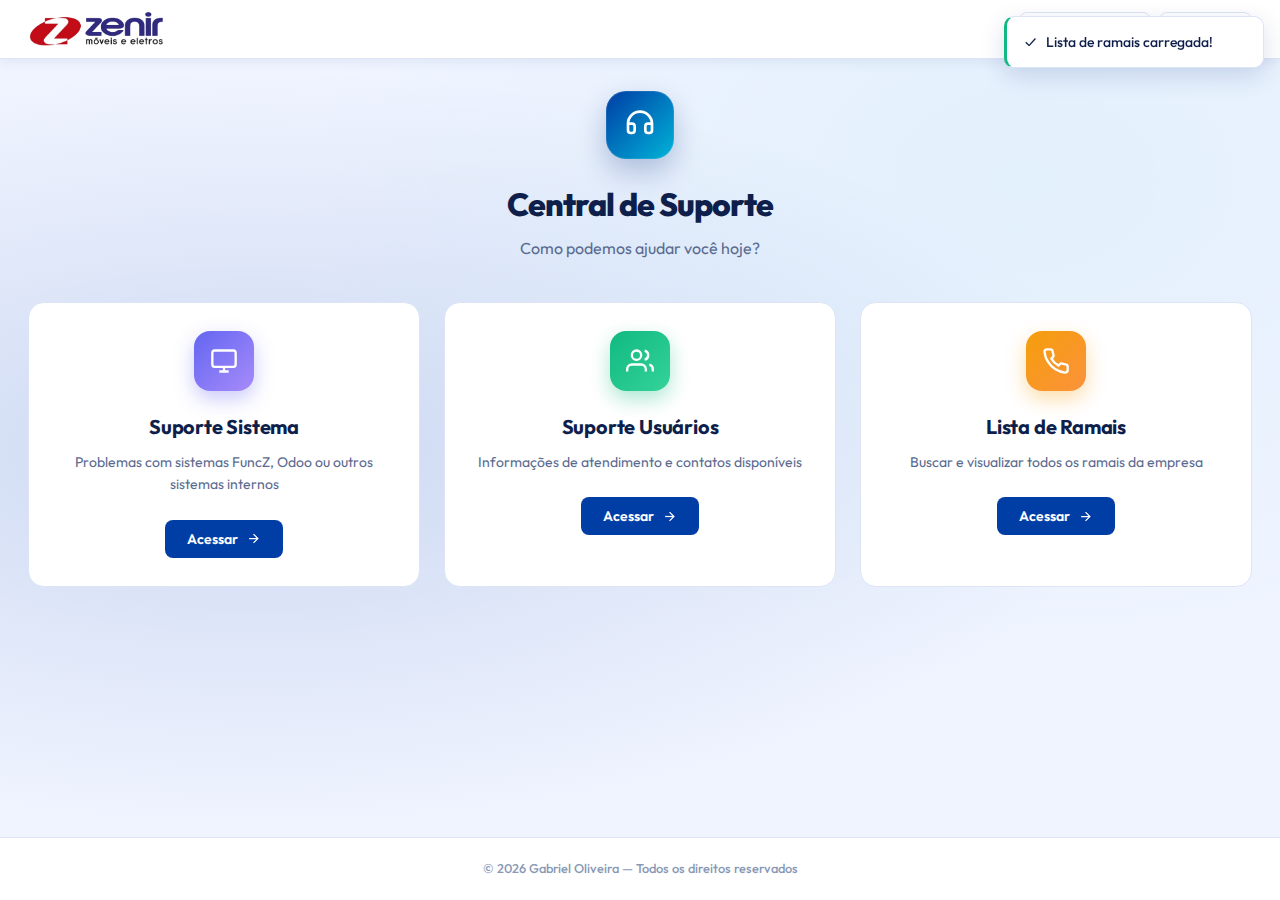
<file: suporte/suporte.html>
<!DOCTYPE html>
<html lang="pt-BR">
<head>
    <meta charset="UTF-8">
    <meta name="viewport" content="width=device-width, initial-scale=1.0">
    <title>Central de Suporte</title>
    <link rel="stylesheet" href="suporte.css">
    <link rel="stylesheet" href="../css/images.css">
    <link rel="icon" type="image/png" href="../image/zenirlogo.png">
</head>
<body data-theme="light">
    <!-- Toast Container -->
    <div id="toastContainer" class="toast-container"></div>

    <!-- Header -->
    <header class="header">
        <a href="../pages/selectsetor.html" class="logo-link">
            <img src="../image/bigbanner-canva.png" alt="Zenir Logo" class="logo-img">
        </a>
        <div class="header-actions">
            <button class="header-btn" id="themeToggle" aria-label="Alternar tema">
                <svg class="icon" id="themeIcon" viewBox="0 0 24 24" fill="none" stroke="currentColor" stroke-width="2">
                    <path d="M21 12.79A9 9 0 1 1 11.21 3 7 7 0 0 0 21 12.79z"></path>
                </svg>
                <span id="themeText">Tema Escuro</span>
            </button>
            <button class="header-btn" id="backButton" aria-label="Voltar">
                <svg class="icon" viewBox="0 0 24 24" fill="none" stroke="currentColor" stroke-width="2">
                    <path d="M19 12H5M12 19l-7-7 7-7"/>
                </svg>
                <span>Voltar</span>
            </button>
        </div>
    </header>

    <!-- Main Content -->
    <main class="main-content">
        <!-- Welcome Section -->
        <section class="welcome-section">
            <div class="welcome-icon">
                <svg viewBox="0 0 24 24" fill="none" stroke="currentColor" stroke-width="2">
                    <path d="M3 11h3a2 2 0 0 1 2 2v3a2 2 0 0 1-2 2H5a2 2 0 0 1-2-2v-5a9 9 0 0 1 18 0v5a2 2 0 0 1-2 2h-1a2 2 0 0 1-2-2v-3a2 2 0 0 1 2-2h3"></path>
                </svg>
            </div>
            <h1 class="welcome-title">Central de Suporte</h1>
            <p class="welcome-subtitle">Como podemos ajudar você hoje?</p>
        </section>

        <!-- Main Cards Grid -->
        <div class="cards-grid" id="mainCards">
            <!-- Card Suporte Sistema -->
            <div class="support-card" data-section="sistema">
                <div class="card-icon card-icon-sistema">
                    <svg viewBox="0 0 24 24" fill="none" stroke="currentColor" stroke-width="2">
                        <rect x="2" y="3" width="20" height="14" rx="2" ry="2"></rect>
                        <line x1="8" y1="21" x2="16" y2="21"></line>
                        <line x1="12" y1="17" x2="12" y2="21"></line>
                    </svg>
                </div>
                <h2 class="card-title">Suporte Sistema</h2>
                <p class="card-description">Problemas com sistemas FuncZ, Odoo ou outros sistemas internos</p>
                <button class="card-btn">
                    <span>Acessar</span>
                    <svg viewBox="0 0 24 24" fill="none" stroke="currentColor" stroke-width="2">
                        <line x1="5" y1="12" x2="19" y2="12"></line>
                        <polyline points="12 5 19 12 12 19"></polyline>
                    </svg>
                </button>
            </div>

            <!-- Card Suporte Usuários -->
            <div class="support-card" data-section="usuarios">
                <div class="card-icon card-icon-usuarios">
                    <svg viewBox="0 0 24 24" fill="none" stroke="currentColor" stroke-width="2">
                        <path d="M17 21v-2a4 4 0 0 0-4-4H5a4 4 0 0 0-4 4v2"></path>
                        <circle cx="9" cy="7" r="4"></circle>
                        <path d="M23 21v-2a4 4 0 0 0-3-3.87"></path>
                        <path d="M16 3.13a4 4 0 0 1 0 7.75"></path>
                    </svg>
                </div>
                <h2 class="card-title">Suporte Usuários</h2>
                <p class="card-description">Informações de atendimento e contatos disponíveis</p>
                <button class="card-btn">
                    <span>Acessar</span>
                    <svg viewBox="0 0 24 24" fill="none" stroke="currentColor" stroke-width="2">
                        <line x1="5" y1="12" x2="19" y2="12"></line>
                        <polyline points="12 5 19 12 12 19"></polyline>
                    </svg>
                </button>
            </div>

            <!-- Card Suporte Ramais -->
            <div class="support-card" data-section="ramais">
                <div class="card-icon card-icon-ramais">
                    <svg viewBox="0 0 24 24" fill="none" stroke="currentColor" stroke-width="2">
                        <path d="M22 16.92v3a2 2 0 0 1-2.18 2 19.79 19.79 0 0 1-8.63-3.07 19.5 19.5 0 0 1-6-6 19.79 19.79 0 0 1-3.07-8.67A2 2 0 0 1 4.11 2h3a2 2 0 0 1 2 1.72 12.84 12.84 0 0 0 .7 2.81 2 2 0 0 1-.45 2.11L8.09 9.91a16 16 0 0 0 6 6l1.27-1.27a2 2 0 0 1 2.11-.45 12.84 12.84 0 0 0 2.81.7A2 2 0 0 1 22 16.92z"></path>
                    </svg>
                </div>
                <h2 class="card-title">Lista de Ramais</h2>
                <p class="card-description">Buscar e visualizar todos os ramais da empresa</p>
                <button class="card-btn">
                    <span>Acessar</span>
                    <svg viewBox="0 0 24 24" fill="none" stroke="currentColor" stroke-width="2">
                        <line x1="5" y1="12" x2="19" y2="12"></line>
                        <polyline points="12 5 19 12 12 19"></polyline>
                    </svg>
                </button>
            </div>
        </div>

        <!-- Section: Suporte Sistema (Chatbot) -->
        <div class="section-content" id="sistema-content" style="display: none;">
            <div class="section-header">
                <button class="back-btn" data-back="sistema">
                    <svg viewBox="0 0 24 24" fill="none" stroke="currentColor" stroke-width="2">
                        <path d="M19 12H5M12 19l-7-7 7-7"/>
                    </svg>
                    <span>Voltar</span>
                </button>
                <h2>Suporte Sistema</h2>
            </div>

            <div class="chatbot-container">
                <!-- Chat Topbar -->
                <div class="chat-topbar">
                    <div class="chat-topbar-avatar">
                        <svg viewBox="0 0 24 24" fill="none" stroke="currentColor" stroke-width="2">
                            <rect x="3" y="11" width="18" height="11" rx="2" ry="2"></rect>
                            <path d="M7 11V7a5 5 0 0 1 10 0v4"></path>
                        </svg>
                    </div>
                    <div class="chat-topbar-info">
                        <h3>Assistente de Suporte</h3>
                        <p>
                            <span class="online-dot"></span>
                            Online agora
                        </p>
                    </div>
                </div>

                <div class="chat-messages" id="chatMessages">
                    <!-- Mensagens do chatbot aparecerão aqui -->
                </div>
                <div class="chat-input-container">
                    <input type="text" class="chat-input" id="chatInput" placeholder="Digite sua mensagem...">
                    <button class="send-btn" id="sendBtn" aria-label="Enviar">
                        <svg viewBox="0 0 24 24" fill="none" stroke="currentColor" stroke-width="2">
                            <line x1="22" y1="2" x2="11" y2="13"></line>
                            <polygon points="22 2 15 22 11 13 2 9 22 2"></polygon>
                        </svg>
                    </button>
                </div>
                <button class="reset-chat-btn" id="resetChatBtn">
                    <svg viewBox="0 0 24 24" fill="none" stroke="currentColor" stroke-width="2">
                        <polyline points="1 4 1 10 7 10"></polyline>
                        <path d="M3.51 15a9 9 0 1 0 2.13-9.36L1 10"></path>
                    </svg>
                    Reiniciar Conversa
                </button>
            </div>
        </div>

        <!-- Section: Suporte Usuários -->
        <div class="section-content" id="usuarios-content" style="display: none;">
            <div class="section-header">
                <button class="back-btn" data-back="usuarios">
                    <svg viewBox="0 0 24 24" fill="none" stroke="currentColor" stroke-width="2">
                        <path d="M19 12H5M12 19l-7-7 7-7"/>
                    </svg>
                    <span>Voltar</span>
                </button>
                <h2>Suporte Usuários</h2>
            </div>

            <div class="info-cards-grid">
                <!-- Card Horários -->
                <div class="info-card">
                    <div class="info-icon">
                        <svg viewBox="0 0 24 24" fill="none" stroke="currentColor" stroke-width="2">
                            <circle cx="12" cy="12" r="10"></circle>
                            <polyline points="12 6 12 12 16 14"></polyline>
                        </svg>
                    </div>
                    <h3>Horários de Atendimento</h3>
                    <div class="info-content">
                        <div class="info-item">
                            <strong>Segunda a Sexta</strong>
                            <p>08h às 12h e 14h às 18h</p>
                        </div>
                        <div class="info-item">
                            <strong>Sábado</strong>
                            <p>08h às 13h</p>
                        </div>
                    </div>
                </div>

                <!-- Card Contatos -->
                <div class="info-card">
                    <div class="info-icon">
                        <svg viewBox="0 0 24 24" fill="none" stroke="currentColor" stroke-width="2">
                            <path d="M22 16.92v3a2 2 0 0 1-2.18 2 19.79 19.79 0 0 1-8.63-3.07 19.5 19.5 0 0 1-6-6 19.79 19.79 0 0 1-3.07-8.67A2 2 0 0 1 4.11 2h3a2 2 0 0 1 2 1.72 12.84 12.84 0 0 0 .7 2.81 2 2 0 0 1-.45 2.11L8.09 9.91a16 16 0 0 0 6 6l1.27-1.27a2 2 0 0 1 2.11-.45 12.84 12.84 0 0 0 2.81.7A2 2 0 0 1 22 16.92z"></path>
                        </svg>
                    </div>
                    <h3>Contato por Telefone</h3>
                    <div class="info-content">
                        <div class="info-item">
                            <strong>Ramal FuncZ</strong>
                            <p class="highlight-text">302 (Gabriel)</p>
                        </div>
                        <div class="info-item">
                            <strong>WhatsApp</strong>
                            <p class="highlight-text">(88) 98856-8911</p>
                            <small>Apenas se urgente</small>
                        </div>
                    </div>
                </div>

                <!-- Card Email -->
                <div class="info-card">
                    <div class="info-icon">
                        <svg viewBox="0 0 24 24" fill="none" stroke="currentColor" stroke-width="2">
                            <path d="M4 4h16c1.1 0 2 .9 2 2v12c0 1.1-.9 2-2 2H4c-1.1 0-2-.9-2-2V6c0-1.1.9-2 2-2z"></path>
                            <polyline points="22,6 12,13 2,6"></polyline>
                        </svg>
                    </div>
                    <h3>Contato por E-mail</h3>
                    <div class="info-content">
                        <div class="info-item">
                            <strong>E-mail de Suporte</strong>
                            <a href="mailto:gabriel.oliveira@grupozenir.com.br" class="highlight-text">
                                gabriel.oliveira@grupozenir.com.br
                            </a>
                        </div>
                        <div class="info-item">
                            <small>Tempo de resposta: até 24h úteis</small>
                        </div>
                    </div>
                </div>
            </div>
        </div>

        <!-- Section: Ramais -->
        <div class="section-content" id="ramais-content" style="display: none;">
            <div class="section-header">
                <button class="back-btn" data-back="ramais">
                    <svg viewBox="0 0 24 24" fill="none" stroke="currentColor" stroke-width="2">
                        <path d="M19 12H5M12 19l-7-7 7-7"/>
                    </svg>
                    <span>Voltar</span>
                </button>
                <h2>Lista de Ramais</h2>
            </div>

            <div class="search-container">
                <svg class="search-icon" viewBox="0 0 24 24" fill="none" stroke="currentColor" stroke-width="2">
                    <circle cx="11" cy="11" r="8"></circle>
                    <path d="m21 21-4.35-4.35"></path>
                </svg>
                <input type="text" class="search-input" id="searchInput" placeholder="Buscar por nome, setor ou ramal...">
            </div>

            <div class="ramais-info">
                <p class="ramais-subtitle">
                    <strong>Unidade: Iguatu - Sede</strong><br>
                    <small>Atualizado em: <span id="ultimaAtualizacao">Carregando...</span></small>
                </p>
            </div>

            <div class="ramais-container" id="ramaisContainer">
                <div class="loading-spinner">
                    <div class="spinner"></div>
                    <p>Carregando ramais...</p>
                </div>
            </div>
        </div>
    </main>

    <!-- Footer -->
    <footer class="footer">
        <div class="footer-content">
            <p>&copy; 2026 Gabriel Oliveira &mdash; Todos os direitos reservados</p>
        </div>
    </footer>

    <script src="suporte.js"></script>
    <script src="../js/image.js"></script>
</body>
</html>
</file>
<file: celular/mobile.css>
/* ═══════════════════════════════════════════════════════════════
   MOBILE CSS v3.0 — Círculos nav · Overlay fases · Tema dual
   ═══════════════════════════════════════════════════════════════ */

/* ── VARIÁVEIS TEMA CLARO ── */
:root {
    --bg:          #f0f4fb;
    --surface:     #ffffff;
    --surface-2:   #f4f6fb;
    --surface-3:   #e8edf5;
    --border:      #dde3ee;
    --border-2:    #c8d0e0;

    --primary:       #2563eb;
    --primary-rgb:   37, 99, 235;
    --primary-light: rgba(37,99,235,0.10);
    --primary-dark:  #1d4ed8;

    --text:        #0f172a;
    --text-sub:    #475569;
    --text-muted:  #94a3b8;

    --success:     #10b981;  --success-bg: rgba(16,185,129,0.10);
    --danger:      #ef4444;  --danger-bg:  rgba(239,68,68,0.10);
    --warning:     #f59e0b;  --warning-bg: rgba(245,158,11,0.10);
    --info:        #0ea5e9;  --info-bg:    rgba(14,165,233,0.10);

    --sh-sm:  0 1px 3px rgba(0,0,0,0.07), 0 1px 2px rgba(0,0,0,0.04);
    --sh-md:  0 4px 14px rgba(0,0,0,0.08), 0 2px 6px rgba(0,0,0,0.04);
    --sh-lg:  0 8px 28px rgba(0,0,0,0.11), 0 4px 12px rgba(0,0,0,0.06);
    --sh-xl:  0 20px 60px rgba(0,0,0,0.15), 0 8px 24px rgba(0,0,0,0.07);

    --r-sm:   8px;   --r-md: 14px;  --r-lg: 20px;
    --r-xl:   26px;  --r-full: 9999px;

    --ease:        cubic-bezier(0.4,0,0.2,1);
    --ease-out:    cubic-bezier(0,0,0.2,1);
    --ease-spring: cubic-bezier(0.34,1.56,0.64,1);

    --header-h: 58px;
    --nav-h:    78px;
    --nav-circle: 58px;
}

/* ── VARIÁVEIS TEMA ESCURO ── */
[data-theme="dark"] {
    --bg:          #0d1117;
    --surface:     #161b22;
    --surface-2:   #1c2333;
    --surface-3:   #243046;
    --border:      #30363d;
    --border-2:    #3d444d;

    --primary:       #60a5fa;
    --primary-rgb:   96,165,250;
    --primary-light: rgba(96,165,250,0.13);
    --primary-dark:  #3b82f6;

    --text:        #e6edf3;
    --text-sub:    #8b949e;
    --text-muted:  #484f58;

    --success: #3fb950;  --success-bg: rgba(63,185,80,0.12);
    --danger:  #f85149;  --danger-bg:  rgba(248,81,73,0.12);
    --warning: #e3a008;  --warning-bg: rgba(227,160,8,0.12);
    --info:    #79c0ff;  --info-bg:    rgba(121,192,255,0.10);

    --sh-sm:  0 1px 3px rgba(0,0,0,0.3);
    --sh-md:  0 4px 14px rgba(0,0,0,0.35);
    --sh-lg:  0 8px 28px rgba(0,0,0,0.45);
    --sh-xl:  0 20px 60px rgba(0,0,0,0.55);
}

/* ── RESET ── */
*,*::before,*::after { margin:0; padding:0; box-sizing:border-box; }
html { -webkit-tap-highlight-color: transparent; }
body {
    font-family: 'Inter', -apple-system, BlinkMacSystemFont, sans-serif;
    background: var(--bg);
    color: var(--text);
    -webkit-font-smoothing: antialiased;
    overflow-x: hidden;
    min-height: 100dvh;
    transition: background .3s var(--ease), color .3s var(--ease);
}

/* ════════════════════════════════════════════════════
   HEADER
════════════════════════════════════════════════════ */
.mobile-header {
    background: linear-gradient(135deg, #1e40af 0%, #3b82f6 100%);
    height: var(--header-h);
    padding: 0 8px;
    display: flex;
    align-items: center;
    position: sticky;
    top: 0;
    z-index: 200;
    box-shadow: 0 2px 16px rgba(0,0,0,0.18);
}

.header-btn {
    width: 44px; height: 44px;
    flex-shrink: 0;
    display: flex; align-items: center; justify-content: center;
    border: none;
    background: rgba(255,255,255,0.14);
    color: #fff;
    border-radius: var(--r-md);
    font-size: 18px;
    cursor: pointer;
    transition: background .2s, transform .15s;
}
.header-btn:active { background: rgba(255,255,255,0.26); transform: scale(.92); }

.header-brand {
    flex: 1;
    display: flex; align-items: center; justify-content: center; gap: 9px;
}
.header-brand img { border-radius: 8px; }
.header-brand span { font-size: 17px; font-weight: 700; color: #fff; letter-spacing: -.2px; }

/* ════════════════════════════════════════════════════
   DRAWER OVERLAY
════════════════════════════════════════════════════ */
.drawer-overlay {
    position: fixed; inset: 0;
    background: transparent;
    z-index: 300;
    pointer-events: none;
    transition: background .3s var(--ease);
}
.drawer-overlay.open { background: rgba(0,0,0,0.54); pointer-events: all; }

/* ════════════════════════════════════════════════════
   SIDE DRAWER
════════════════════════════════════════════════════ */
.side-drawer {
    position: fixed; top: 0; left: 0; bottom: 0;
    width: 288px;
    background: var(--surface);
    z-index: 400;
    transform: translateX(-100%);
    transition: transform .32s var(--ease-out), box-shadow .3s;
    display: flex; flex-direction: column;
    border-right: 1px solid var(--border);
}
.side-drawer.open { transform: translateX(0); box-shadow: 8px 0 40px rgba(0,0,0,0.22); }

.drawer-header {
    background: linear-gradient(135deg, #1e40af 0%, #3b82f6 100%);
    padding: 22px 18px 18px;
    display: flex; align-items: center; gap: 12px;
    flex-shrink: 0;
}
.drawer-header img { border-radius: 10px; box-shadow: 0 2px 8px rgba(0,0,0,0.2); }
.drawer-header-text { display: flex; flex-direction: column; gap: 2px; }
.drawer-title { font-size: 16px; font-weight: 700; color: #fff; }
.drawer-subtitle { font-size: 12px; color: rgba(255,255,255,.72); }

.drawer-menu { list-style: none; padding: 10px; flex: 1; display: flex; flex-direction: column; gap: 2px; }
.drawer-item {
    width: 100%; display: flex; align-items: center; gap: 12px;
    padding: 12px 10px; border: none;
    background: transparent; color: var(--text-sub);
    font-size: 14px; font-weight: 500; font-family: inherit;
    cursor: pointer; border-radius: var(--r-md);
    text-decoration: none;
    transition: background .2s, color .2s;
    user-select: none;
}
.drawer-item:hover { background: var(--surface-2); color: var(--text); }
.drawer-item:active { transform: scale(.98); }

.drawer-item-icon {
    width: 38px; height: 38px; flex-shrink: 0;
    display: flex; align-items: center; justify-content: center;
    border-radius: var(--r-sm);
    background: var(--surface-2);
    color: var(--primary);
    font-size: 16px;
    transition: background .2s;
}
.drawer-item:hover .drawer-item-icon { background: var(--primary-light); }
.drawer-item-text { flex: 1; }
.drawer-arrow { font-size: 11px; color: var(--text-muted); flex-shrink: 0; }
.drawer-footer {
    padding: 14px 18px; border-top: 1px solid var(--border);
    font-size: 11px; color: var(--text-muted); text-align: center;
}

/* ════════════════════════════════════════════════════
   CONTEÚDO PRINCIPAL
════════════════════════════════════════════════════ */
.mobile-content {
    padding-bottom: calc(var(--nav-h) + 16px);
    overflow-x: hidden;
}

.tab-content { display: none; }
.tab-content.active { display: block; }

.tab-content.slide-in-right { animation: slideInRight .28s var(--ease-out) both; }
.tab-content.slide-in-left  { animation: slideInLeft  .28s var(--ease-out) both; }

@keyframes slideInRight {
    from { opacity:.5; transform: translateX(52px); }
    to   { opacity:1;  transform: translateX(0); }
}
@keyframes slideInLeft {
    from { opacity:.5; transform: translateX(-52px); }
    to   { opacity:1;  transform: translateX(0); }
}
@keyframes fadeUp {
    from { opacity:0; transform: translateY(10px); }
    to   { opacity:1; transform: translateY(0); }
}

/* ════════════════════════════════════════════════════
   CONTENT CARD
════════════════════════════════════════════════════ */
.content-card {
    background: var(--surface);
    margin: 14px;
    border-radius: var(--r-lg);
    padding: 20px;
    box-shadow: var(--sh-sm);
    border: 1px solid var(--border);
    transition: background .3s, border-color .3s;
}
.card-title {
    font-size: 18px; font-weight: 700; color: var(--text);
    margin-bottom: 6px; display: flex; align-items: center; gap: 10px;
}
.card-title i { color: var(--primary); font-size: 17px; }
.card-description { font-size: 13px; color: var(--text-sub); margin-bottom: 20px; line-height: 1.55; }

/* ════════════════════════════════════════════════════
   FORMULÁRIO
════════════════════════════════════════════════════ */
.mobile-form { display: flex; flex-direction: column; gap: 16px; }

.form-group { display: flex; flex-direction: column; gap: 6px; }
.form-group label {
    font-size: 11px; font-weight: 700; color: var(--text-muted);
    text-transform: uppercase; letter-spacing: .06em;
}

.form-group input,
.form-group select {
    width: 100%; padding: 13px 15px;
    border: 1.5px solid var(--border); border-radius: var(--r-md);
    font-size: 15px; font-family: inherit; color: var(--text);
    background: var(--surface);
    transition: border-color .2s, box-shadow .2s, background .3s;
    -webkit-appearance: none; appearance: none; outline: none;
}
.form-group input::placeholder { color: var(--text-muted); }
.form-group select {
    background-image: url("data:image/svg+xml,%3Csvg xmlns='http://www.w3.org/2000/svg' width='12' height='8'%3E%3Cpath d='M1 1l5 5 5-5' stroke='%2394a3b8' stroke-width='1.5' fill='none' stroke-linecap='round' stroke-linejoin='round'/%3E%3C/svg%3E");
    background-repeat: no-repeat; background-position: right 14px center; padding-right: 36px;
}
[data-theme="dark"] .form-group input,
[data-theme="dark"] .form-group select { background-color: var(--surface-2); }
[data-theme="dark"] .form-group select {
    background-image: url("data:image/svg+xml,%3Csvg xmlns='http://www.w3.org/2000/svg' width='12' height='8'%3E%3Cpath d='M1 1l5 5 5-5' stroke='%23484f58' stroke-width='1.5' fill='none' stroke-linecap='round' stroke-linejoin='round'/%3E%3C/svg%3E");
    background-repeat: no-repeat; background-position: right 14px center; background-color: var(--surface-2);
}

.form-group input:focus,
.form-group select:focus { border-color: var(--primary); box-shadow: 0 0 0 3px var(--primary-light); }

.input-with-button { display: flex; gap: 8px; }
.input-with-button input { flex: 1; }

.btn-icon {
    width: 52px; height: 52px; flex-shrink: 0;
    display: flex; align-items: center; justify-content: center;
    border: 1.5px solid var(--border); border-radius: var(--r-md);
    background: var(--surface); color: var(--primary);
    font-size: 18px; cursor: pointer;
    transition: all .2s;
}
[data-theme="dark"] .btn-icon { background: var(--surface-2); }
.btn-icon:active { background: var(--primary); color: #fff; border-color: var(--primary); transform: scale(.91); }

.input-currency { position: relative; display: flex; align-items: center; }
.currency-prefix {
    position: absolute; left: 14px; font-size: 14px; font-weight: 600;
    color: var(--text-muted); pointer-events: none; z-index: 1;
}
.input-currency input { padding-left: 44px; }

.features-grid { display: flex; flex-direction: column; gap: 8px; }

/* Collapse button */
.btn-collapse {
    width: 100%; display: flex; align-items: center; gap: 10px;
    padding: 12px 14px; border: 1.5px dashed var(--border);
    border-radius: var(--r-md); background: transparent;
    color: var(--text-sub); font-size: 14px; font-weight: 600;
    font-family: inherit; cursor: pointer;
    transition: all .2s;
}
.btn-collapse:hover { border-color: var(--primary); color: var(--primary); }
.btn-collapse i:first-child { color: var(--primary); }
.collapse-arrow { margin-left: auto; transition: transform .25s; }
.collapse-arrow.open { transform: rotate(180deg); }
.collapse-body { animation: fadeUp .25s var(--ease-out); }

.field-hint { font-size: 12px; color: var(--text-muted); }
.error-hint { color: var(--danger) !important; }

/* Toggle switch */
.toggle-group { background: var(--surface-2); border-radius: var(--r-md); border: 1px solid var(--border); overflow: hidden; }
.toggle-label {
    display: flex; align-items: center; gap: 12px;
    padding: 13px 14px; cursor: pointer; user-select: none;
}
.toggle-info { flex: 1; }
.toggle-name { font-size: 14px; font-weight: 600; color: var(--text); display: block; }
.toggle-desc { font-size: 12px; color: var(--text-sub); }

.toggle-switch { position: relative; flex-shrink: 0; }
.toggle-switch input { display: none; }
.toggle-knob {
    display: block; width: 44px; height: 24px;
    background: var(--border-2); border-radius: var(--r-full);
    position: relative; transition: background .25s;
}
.toggle-knob::after {
    content: ''; position: absolute;
    width: 18px; height: 18px; background: #fff;
    border-radius: 50%; top: 3px; left: 3px;
    transition: transform .25s var(--ease-spring);
    box-shadow: 0 1px 3px rgba(0,0,0,0.2);
}
.toggle-switch input:checked ~ .toggle-knob { background: var(--primary); }
.toggle-switch input:checked ~ .toggle-knob::after { transform: translateX(20px); }

/* ════════════════════════════════════════════════════
   BOTÕES
════════════════════════════════════════════════════ */
.btn-primary, .btn-secondary, .btn-danger {
    padding: 14px 20px; border: none; border-radius: var(--r-md);
    font-size: 14px; font-weight: 700; cursor: pointer;
    display: inline-flex; align-items: center; justify-content: center;
    gap: 8px; font-family: inherit; letter-spacing: .01em;
    transition: all .2s; user-select: none;
}
.btn-full { width: 100%; }
.btn-flex { flex: 1; }

.btn-primary {
    background: var(--primary); color: #fff;
    box-shadow: 0 4px 14px rgba(var(--primary-rgb),.28);
}
.btn-primary:active { transform: scale(.97); box-shadow: 0 2px 8px rgba(var(--primary-rgb),.18); }

.btn-secondary { background: var(--surface-2); color: var(--text); border: 1.5px solid var(--border); }
.btn-secondary:active { transform: scale(.97); background: var(--surface-3); }

.btn-danger { background: var(--danger-bg); color: var(--danger); border: 1.5px solid rgba(239,68,68,.22); }
.btn-danger:active { transform: scale(.97); }

/* ════════════════════════════════════════════════════
   BOTTOM NAVIGATION — CÍRCULOS QUE EXPANDEM
════════════════════════════════════════════════════ */
.bottom-nav {
    position: fixed; bottom: 0; left: 0; right: 0;
    height: var(--nav-h);
    background: var(--surface);
    border-top: 1px solid var(--border);
    display: flex; align-items: center;
    padding: 0 16px; gap: 12px;
    z-index: 200;
    box-shadow: 0 -4px 24px rgba(0,0,0,0.07);
    transition: background .3s, border-color .3s;
}
[data-theme="dark"] .bottom-nav { box-shadow: 0 -4px 24px rgba(0,0,0,0.35); }

.tab-item {
    height: var(--nav-circle);
    min-width: var(--nav-circle);
    border-radius: var(--r-full);
    background: var(--surface-2);
    border: none;
    cursor: pointer;
    display: flex; align-items: center; justify-content: center;
    gap: 0;
    flex-shrink: 0; flex-grow: 0;
    overflow: hidden;
    white-space: nowrap;
    position: relative;
    transition:
        min-width .38s var(--ease-spring),
        flex-grow .38s var(--ease-spring),
        background .28s,
        color .28s,
        gap .28s;
    -webkit-tap-highlight-color: transparent;
}
.tab-item.active {
    flex-grow: 1;
    background: var(--primary);
    gap: 10px;
}
.tab-item:not(.active):active { transform: scale(.92); background: var(--surface-3); }

.nav-icon {
    font-size: 23px;
    color: var(--text-muted);
    flex-shrink: 0;
    transition: color .28s, transform .3s var(--ease-spring);
}
.tab-item.active .nav-icon { color: #fff; transform: scale(1.1); }

.nav-label {
    font-size: 14px; font-weight: 700; color: #fff;
    max-width: 0; opacity: 0;
    overflow: hidden; pointer-events: none;
    transition: max-width .35s var(--ease), opacity .22s var(--ease) .08s;
}
.tab-item.active .nav-label { max-width: 130px; opacity: 1; }

/* Badge */
.cart-badge {
    position: absolute; top: 8px; right: 6px;
    background: var(--danger); color: #fff;
    font-size: 10px; font-weight: 700;
    min-width: 18px; height: 18px; border-radius: var(--r-full);
    display: flex; align-items: center; justify-content: center;
    padding: 0 4px;
    box-shadow: 0 2px 6px rgba(239,68,68,.45);
    animation: badgePop .3s var(--ease-spring);
    transition: background .2s;
}
.tab-item.active .cart-badge { background: rgba(255,255,255,.3); color: #fff; top: 6px; right: 10px; }
@keyframes badgePop { from { transform: scale(0); } to { transform: scale(1); } }

/* ════════════════════════════════════════════════════
   TOAST
════════════════════════════════════════════════════ */
.toast-container {
    position: fixed;
    bottom: calc(var(--nav-h) + 12px);
    left: 50%; transform: translateX(-50%);
    z-index: 9999;
    display: flex; flex-direction: column-reverse; gap: 8px;
    width: calc(100% - 28px); max-width: 390px;
    pointer-events: none;
}
.toast {
    background: var(--surface);
    border-radius: var(--r-lg);
    padding: 13px 15px;
    box-shadow: var(--sh-lg);
    display: flex; align-items: flex-start; gap: 11px;
    position: relative; overflow: hidden;
    border: 1px solid var(--border); border-left: 4px solid transparent;
    animation: toastIn .3s var(--ease-out) both;
    pointer-events: all; cursor: pointer;
    transition: background .3s, border-color .3s;
}
.toast.success { border-left-color: var(--success); }
.toast.error   { border-left-color: var(--danger); }
.toast.warning { border-left-color: var(--warning); }
.toast.info    { border-left-color: var(--info); }
.toast.leaving { animation: toastOut .26s var(--ease) forwards; }

@keyframes toastIn  { from { opacity:0; transform: translateY(18px) scale(.95); } to { opacity:1; transform: translateY(0) scale(1); } }
@keyframes toastOut { from { opacity:1; transform: translateY(0) scale(1); } to { opacity:0; transform: translateY(12px) scale(.94); } }

.toast-icon-wrap {
    width: 34px; height: 34px; flex-shrink: 0;
    display: flex; align-items: center; justify-content: center;
    border-radius: var(--r-sm); font-size: 15px;
}
.toast.success .toast-icon-wrap { background: var(--success-bg); color: var(--success); }
.toast.error   .toast-icon-wrap { background: var(--danger-bg);  color: var(--danger); }
.toast.warning .toast-icon-wrap { background: var(--warning-bg); color: var(--warning); }
.toast.info    .toast-icon-wrap { background: var(--info-bg);    color: var(--info); }

.toast-body { flex: 1; min-width: 0; }
.toast-title { font-size: 13px; font-weight: 700; color: var(--text); margin-bottom: 2px; }
.toast-message { font-size: 12px; color: var(--text-sub); line-height: 1.4; }

.toast-progress {
    position: absolute; bottom: 0; left: 0; height: 3px;
    animation: toastProgress linear forwards;
}
.toast.success .toast-progress { background: var(--success); }
.toast.error   .toast-progress { background: var(--danger); }
.toast.warning .toast-progress { background: var(--warning); }
.toast.info    .toast-progress { background: var(--info); }
@keyframes toastProgress { from { width: 100%; } to { width: 0%; } }

/* ════════════════════════════════════════════════════
   SEARCH OVERLAY — 3 FASES
════════════════════════════════════════════════════ */
.search-overlay {
    position: fixed; inset: 0;
    background: rgba(0,0,0,0.65);
    backdrop-filter: blur(10px); -webkit-backdrop-filter: blur(10px);
    z-index: 9990;
    display: flex; align-items: center; justify-content: center;
    padding: 24px;
    opacity: 0; pointer-events: none;
    transition: opacity .3s var(--ease);
}
.search-overlay.active { opacity: 1; pointer-events: all; }

.search-overlay-card {
    background: var(--surface);
    border-radius: var(--r-xl);
    padding: 40px 32px 36px;
    text-align: center;
    width: min(320px, 92vw);
    box-shadow: var(--sh-xl);
    transform: scale(.9) translateY(12px);
    transition: transform .35s var(--ease-spring);
    border: 1px solid var(--border);
}
.search-overlay.active .search-overlay-card { transform: scale(1) translateY(0); }

/* Icon states */
.sov-icon-wrap {
    width: 80px; height: 80px; border-radius: 50%;
    margin: 0 auto 20px;
    display: flex; align-items: center; justify-content: center;
    font-size: 36px;
    transition: background .4s, color .4s, transform .4s var(--ease-spring);
}
.sov-icon-wrap.loading  { background: var(--primary-light); color: var(--primary); }
.sov-icon-wrap.success  { background: var(--success-bg);   color: var(--success); }
.sov-icon-wrap.error    { background: var(--danger-bg);    color: var(--danger); }

.sov-spinner {
    width: 42px; height: 42px;
    border: 4px solid var(--border);
    border-top-color: var(--primary);
    border-radius: 50%;
    animation: sovSpin .75s linear infinite;
}
@keyframes sovSpin { to { transform: rotate(360deg); } }

.sov-icon-wrap.success { animation: sovPop .4s var(--ease-spring); }
.sov-icon-wrap.error   { animation: sovPop .4s var(--ease-spring); }
@keyframes sovPop {
    0%   { transform: scale(0.6); }
    60%  { transform: scale(1.1); }
    100% { transform: scale(1); }
}

.sov-title {
    font-size: 18px; font-weight: 700; color: var(--text);
    margin-bottom: 6px;
    transition: color .3s;
}
.sov-sub { font-size: 13px; color: var(--text-sub); line-height: 1.5; }
.sov-product-name {
    margin-top: 14px; padding: 10px 14px;
    background: var(--success-bg); border-radius: var(--r-md);
    font-size: 13px; font-weight: 600; color: var(--success);
    animation: fadeUp .3s var(--ease-out);
}

/* ════════════════════════════════════════════════════
   MODAL — overlay
════════════════════════════════════════════════════ */
.modal-overlay {
    position: fixed; inset: 0;
    background: rgba(0,0,0,0.58);
    backdrop-filter: blur(5px); -webkit-backdrop-filter: blur(5px);
    z-index: 9000;
    display: flex; align-items: flex-end; justify-content: center;
    animation: overlayIn .22s var(--ease-out);
}
@keyframes overlayIn { from { opacity:0; } to { opacity:1; } }

/* Sheet modal */
.modal-sheet {
    background: var(--surface);
    border-radius: var(--r-xl) var(--r-xl) 0 0;
    width: 100%; max-height: 88dvh;
    display: flex; flex-direction: column;
    box-shadow: var(--sh-xl);
    animation: sheetUp .3s var(--ease-out) both;
}
.json-modal-sheet { max-height: 92dvh; }
@keyframes sheetUp { from { transform: translateY(60px); opacity:0; } to { transform: translateY(0); opacity:1; } }

/* Dialog modal */
.modal-dialog {
    background: var(--surface);
    border-radius: var(--r-xl);
    width: calc(100% - 28px); max-width: 400px;
    box-shadow: var(--sh-xl);
    animation: dialogPop .28s var(--ease-spring) both;
    align-self: center;
    margin-bottom: calc(var(--nav-h) + 20px);
}
@keyframes dialogPop { from { opacity:0; transform: scale(.88) translateY(12px); } to { opacity:1; transform: scale(1) translateY(0); } }

.modal-handle {
    width: 36px; height: 4px; border-radius: 2px;
    background: var(--border-2);
    margin: 10px auto 0;
    flex-shrink: 0;
}
.modal-header {
    padding: 14px 18px 12px;
    border-bottom: 1px solid var(--border);
    display: flex; align-items: center; justify-content: space-between;
    flex-shrink: 0;
    border-radius: var(--r-xl) var(--r-xl) 0 0;
}
.modal-header h3 { font-size: 16px; font-weight: 700; color: var(--text); display: flex; align-items: center; gap: 8px; }
.modal-header h3 i { color: var(--primary); }

.modal-header-primary { background: var(--primary); }
.modal-header-primary h3 { color: #fff; }
.modal-header-primary h3 i { color: #fff; }

.modal-close {
    width: 32px; height: 32px; flex-shrink: 0;
    display: flex; align-items: center; justify-content: center;
    border: none; background: var(--surface-2); color: var(--text-sub);
    border-radius: var(--r-sm); font-size: 15px; cursor: pointer;
    transition: all .2s;
}
.modal-close:active { transform: scale(.88); }
.modal-close-white { background: rgba(255,255,255,.2); color: #fff; }

.modal-body { padding: 16px 18px; overflow-y: auto; flex: 1; overscroll-behavior: contain; }
.modal-footer { padding: 12px 18px 20px; border-top: 1px solid var(--border); flex-shrink: 0; }

/* Busca: search bar */
.modal-search-bar {
    display: flex; align-items: center; gap: 10px;
    padding: 12px 16px; border-bottom: 1px solid var(--border);
    flex-shrink: 0;
}
.modal-search-icon { font-size: 16px; color: var(--text-muted); flex-shrink: 0; }
.busca-input {
    flex: 1; border: none; background: transparent;
    font-size: 15px; color: var(--text); font-family: inherit;
    outline: none;
}
.busca-input::placeholder { color: var(--text-muted); }
.busca-clear { border: none; background: transparent; color: var(--text-muted); font-size: 16px; cursor: pointer; padding: 2px; }
.busca-count { font-size: 12px; color: var(--text-muted); margin-bottom: 8px; }

.busca-loading { text-align: center; padding: 36px 20px; }
.busca-spinner {
    width: 34px; height: 34px;
    border: 3px solid var(--border); border-top-color: var(--primary);
    border-radius: 50%; animation: sovSpin .75s linear infinite;
    margin: 0 auto 14px;
}
.busca-loading p { font-size: 14px; color: var(--text-sub); margin: 0; }

.busca-results { display: flex; flex-direction: column; gap: 6px; max-height: 340px; overflow-y: auto; overscroll-behavior: contain; }

.busca-item {
    padding: 12px; border: 1px solid var(--border); border-radius: var(--r-md);
    cursor: pointer; background: var(--surface); transition: all .18s;
}
.busca-item:active { background: var(--primary-light); border-color: var(--primary); transform: scale(.99); }

.busca-item-code { font-size: 11px; font-weight: 700; color: var(--primary); margin-bottom: 3px; }
.busca-item-nome { font-size: 14px; font-weight: 600; color: var(--text); margin-bottom: 1px; }
.busca-item-marca { font-size: 12px; color: var(--text-muted); }

.busca-empty { text-align: center; padding: 40px 20px; }
.busca-empty i { font-size: 40px; display: block; opacity: .35; color: var(--text-muted); margin-bottom: 10px; }
.busca-empty p { font-size: 14px; color: var(--text-sub); margin: 0; }
.busca-empty span { font-size: 12px; color: var(--text-muted); }

/* Help steps */
.help-step { display: flex; gap: 14px; padding: 14px 0; border-bottom: 1px solid var(--border); align-items: flex-start; }
.help-step:last-child { border-bottom: none; }
.help-step-icon { width: 40px; height: 40px; flex-shrink: 0; background: var(--primary-light); color: var(--primary); border-radius: var(--r-sm); display: flex; align-items: center; justify-content: center; font-size: 18px; }
.help-step strong { font-size: 14px; font-weight: 700; color: var(--text); display: block; margin-bottom: 4px; }
.help-step p { font-size: 13px; color: var(--text-sub); line-height: 1.5; margin: 0; }

/* JSON Viewer */
.json-viewer {
    background: #0d1117; color: #79c0ff;
    padding: 14px; border-radius: var(--r-md);
    font-size: 12px; font-family: 'SF Mono','Fira Code','Courier New',monospace;
    max-height: 400px; overflow: auto;
    line-height: 1.7; white-space: pre-wrap; word-break: break-word;
    border: 1px solid #30363d;
}

/* ════════════════════════════════════════════════════
   CALCULADORA — Resultado
════════════════════════════════════════════════════ */
.calc-result { margin-top: 24px; padding-top: 24px; border-top: 1px solid var(--border); }
.result-title { font-size: 15px; font-weight: 700; color: var(--text); margin-bottom: 14px; display: flex; align-items: center; gap: 8px; }
.result-title i { color: var(--primary); }
.result-info { background: var(--surface-2); border-radius: var(--r-md); padding: 12px 14px; margin-bottom: 16px; border: 1px solid var(--border); }
.info-row { display: flex; justify-content: space-between; align-items: center; padding: 7px 0; font-size: 13px; border-bottom: 1px solid var(--border); }
.info-row:last-child { border-bottom: none; }
.info-row span { color: var(--text-sub); }
.info-row strong { color: var(--text); font-weight: 700; }
.result-table-wrapper { overflow-x: auto; border-radius: var(--r-md); border: 1px solid var(--border); }
.result-table { width: 100%; border-collapse: collapse; font-size: 13px; }
.result-table thead { background: var(--surface-2); }
.result-table th { padding: 10px 10px; text-align: left; font-weight: 700; color: var(--text-muted); border-bottom: 1px solid var(--border); font-size: 11px; text-transform: uppercase; letter-spacing: .05em; }
.result-table td { padding: 10px 10px; border-bottom: 1px solid var(--border); color: var(--text); }
.result-table tbody tr:last-child td { border-bottom: none; }
.result-table tbody tr:nth-child(even) { background: var(--surface-2); }
.result-table .highlight { color: var(--primary); font-weight: 700; }

/* ════════════════════════════════════════════════════
   CARRINHO / JSON LIST
════════════════════════════════════════════════════ */
.cart-header { margin-bottom: 16px; }
.cart-count-text { font-size: 12px; color: var(--text-muted); margin-top: 3px; }
.cart-list { display: flex; flex-direction: column; gap: 10px; }

.empty-cart { text-align: center; padding: 52px 20px; color: var(--text-muted); }
.empty-cart i { font-size: 44px; display: block; opacity: .35; margin-bottom: 14px; }
.empty-cart h3 { font-size: 16px; font-weight: 700; color: var(--text-sub); margin-bottom: 6px; }
.empty-cart p { font-size: 13px; }

.cart-item {
    background: var(--surface-2); border: 1px solid var(--border);
    border-radius: var(--r-md); padding: 14px;
    animation: fadeUp .25s var(--ease-out) both;
}
.cart-item-header { display: flex; justify-content: space-between; align-items: flex-start; margin-bottom: 9px; }
.cart-item-code { font-size: 11px; font-weight: 700; color: var(--primary); background: var(--primary-light); padding: 3px 10px; border-radius: var(--r-full); }
.cart-item-remove { width: 30px; height: 30px; flex-shrink: 0; display: flex; align-items: center; justify-content: center; border: none; background: var(--danger-bg); color: var(--danger); border-radius: var(--r-sm); cursor: pointer; font-size: 13px; transition: all .2s; }
.cart-item-remove:active { transform: scale(.85); }
.cart-item-title { font-size: 15px; font-weight: 700; color: var(--text); margin-bottom: 3px; }
.cart-item-subtitle { font-size: 12px; color: var(--text-sub); margin-bottom: 8px; }
.cart-item-features { display: flex; flex-wrap: wrap; gap: 5px; margin-bottom: 10px; }
.cart-item-feature { font-size: 11px; background: var(--surface); border: 1px solid var(--border); color: var(--text-sub); padding: 3px 8px; border-radius: var(--r-sm); }
.cart-item-footer { display: grid; grid-template-columns: 1fr 1fr; gap: 8px 14px; padding-top: 10px; border-top: 1px solid var(--border); }
.cart-item-info { display: flex; flex-direction: column; gap: 2px; }
.cart-item-label { font-size: 10px; color: var(--text-muted); font-weight: 700; text-transform: uppercase; letter-spacing: .05em; }
.cart-item-value { font-size: 13px; color: var(--text); font-weight: 600; }

.json-actions { display: flex; flex-direction: column; gap: 8px; margin-top: 16px; padding-top: 16px; border-top: 1px solid var(--border); }
.json-actions-row { display: flex; gap: 8px; }

/* ════════════════════════════════════════════════════
   CONSOLE OVERLAY
════════════════════════════════════════════════════ */
.console-overlay {
    position: fixed; inset: 0;
    background: rgba(0,0,0,.94);
    z-index: 10000;
    display: flex; align-items: center; justify-content: center;
    padding: 24px;
    animation: overlayIn .3s var(--ease-out);
}
.console-container {
    background: #0d1117; border: 1px solid #30363d; border-radius: var(--r-lg);
    padding: 22px; max-width: 460px; width: 100%;
    box-shadow: 0 24px 80px rgba(0,0,0,.75);
}
.console-header { display: flex; align-items: center; gap: 8px; margin-bottom: 18px; padding-bottom: 14px; border-bottom: 1px solid #21262d; }
.console-dot { width: 12px; height: 12px; border-radius: 50%; }
.console-dot.red    { background: #f85149; }
.console-dot.yellow { background: #e3a008; }
.console-dot.green  { background: #3fb950; }
.console-title { font-size: 11px; color: #484f58; font-family: monospace; margin-left: auto; }
.console-body { font-family: 'SF Mono','Fira Code','Courier New',monospace; font-size: 14px; color: #3fb950; line-height: 1.8; min-height: 80px; }
.console-line { display: flex; align-items: center; gap: 8px; margin-bottom: 4px; animation: consoleIn .4s var(--ease-out) both; }
.console-prompt { color: #6e7681; flex-shrink: 0; }
.console-text { color: #3fb950; }
.console-text.error   { color: #f85149; }
.console-text.success { color: #3fb950; }
.console-cursor { display: inline-block; width: 8px; height: 16px; background: #3fb950; border-radius: 1px; animation: cursorBlink 1s step-end infinite; }
@keyframes cursorBlink { 0%,100% { opacity:1; } 50% { opacity:0; } }
@keyframes consoleIn { from { opacity:0; transform: translateX(-8px); } to { opacity:1; transform: translateX(0); } }
.console-actions { display: flex; gap: 10px; margin-top: 20px; padding-top: 16px; border-top: 1px solid #21262d; }
.console-actions button { flex:1; padding: 10px 14px; border: 1px solid #30363d; border-radius: var(--r-sm); background: #161b22; color: #8b949e; font-size: 13px; font-weight: 600; cursor: pointer; font-family: inherit; transition: all .2s; display: flex; align-items: center; justify-content: center; gap: 6px; }
.console-actions button.primary { background: #238636; border-color: #2ea043; color: #fff; }
.console-actions button:active { transform: scale(.96); }

/* ════════════════════════════════════════════════════
   VALIDAÇÃO
════════════════════════════════════════════════════ */
.form-group.error input,
.form-group.error select { border-color: var(--danger) !important; box-shadow: 0 0 0 3px var(--danger-bg) !important; animation: shake .38s; }
@keyframes shake { 0%,100% { transform:translateX(0); } 20%,60% { transform:translateX(-6px); } 40%,80% { transform:translateX(6px); } }

.parcela-warning { display: none; align-items: center; gap: 8px; margin-top: 8px; padding: 10px 12px; background: var(--warning-bg); border: 1px solid rgba(245,158,11,.3); border-radius: var(--r-md); font-size: 12px; color: var(--warning); animation: fadeUp .28s; }
.parcela-warning.active { display: flex; }
.parcela-warning span { flex:1; font-weight: 500; }
.parcela-warning button { padding: 5px 12px; border: none; background: var(--warning); color: #fff; font-size: 12px; font-weight: 600; border-radius: 6px; cursor: pointer; font-family: inherit; flex-shrink: 0; }
.parcela-warning button:active { opacity:.85; }

/* ════════════════════════════════════════════════════
   iOS SAFE AREA & RESPONSIVO
════════════════════════════════════════════════════ */
@supports (padding-bottom: env(safe-area-inset-bottom)) {
    .bottom-nav { height: calc(var(--nav-h) + env(safe-area-inset-bottom)); padding-bottom: env(safe-area-inset-bottom); }
    .mobile-content { padding-bottom: calc(var(--nav-h) + env(safe-area-inset-bottom) + 16px); }
    .toast-container { bottom: calc(var(--nav-h) + env(safe-area-inset-bottom) + 12px); }
}
@media (min-width: 600px) {
    .content-card { margin: 18px auto; max-width: 560px; }
    .toast-container { max-width: 400px; }
}
</file>
<file: css/ss.css>
/* =============================================
   IMPORTS
   ============================================= */
@import url('https://fonts.googleapis.com/css2?family=Plus+Jakarta+Sans:ital,wght@0,300;0,400;0,500;0,600;0,700;0,800;1,400&display=swap');

/* =============================================
   TOKENS — Azul + Branco + Vermelho pontual
   ============================================= */
:root {
  --font: 'Plus Jakarta Sans', -apple-system, BlinkMacSystemFont, 'Segoe UI', sans-serif;

  --background:      #eef2f9;
  --surface:         #f5f8fe;
  --card:            #ffffff;
  --card-foreground: #0c1322;

  --foreground:           #0c1322;
  --foreground-secondary: #3a4763;
  --muted-foreground:     #6a7895;

  --primary:         #1a4fd6;
  --primary-hover:   #1540c0;
  --primary-light:   #4072ee;
  --primary-fg:      #ffffff;
  --primary-subtle:  rgba(26,79,214,.08);

  --red:             #c0392b;
  --red-light:       #e74c3c;
  --red-subtle:      rgba(192,57,43,.07);
  --red-glow:        rgba(192,57,43,.22);

  --slate:           #475569;
  --slate-l:         #64748b;
  --slate-subtle:    rgba(71,85,105,.07);
  --slate-glow:      rgba(71,85,105,.18);

  --blue-l:          #2563eb;
  --blue-l-subtle:   rgba(37,99,235,.07);
  --blue-l-glow:     rgba(37,99,235,.22);

  --success:         #16a34a;
  --destructive:     #dc2626;

  --border:          rgba(0,0,0,.07);
  --border-strong:   rgba(0,0,0,.13);

  --shadow-sm: 0 1px 3px rgba(0,0,0,.05),0 1px 6px rgba(0,0,0,.03);
  --shadow:    0 2px 10px rgba(0,0,0,.06),0 4px 18px rgba(0,0,0,.03);
  --shadow-md: 0 4px 18px rgba(0,0,0,.08),0 8px 28px rgba(0,0,0,.04);
  --shadow-lg: 0 10px 36px rgba(0,0,0,.10),0 20px 44px rgba(0,0,0,.05);

  --radius-sm:   8px;
  --radius:      14px;
  --radius-lg:   20px;
  --radius-full: 9999px;

  --ease:        cubic-bezier(.4,0,.2,1);
  --ease-spring: cubic-bezier(.34,1.56,.64,1);
  --dur:         .22s;
  --dur-slow:    .44s;
}

.dark {
  --background:      #06101e;
  --surface:         #0b1828;
  --card:            rgba(255,255,255,.036);
  --card-foreground: #d4e1f7;

  --foreground:           #d4e1f7;
  --foreground-secondary: #8da3c4;
  --muted-foreground:     #566d8c;

  --primary:         #3b6ef5;
  --primary-hover:   #2a5be0;
  --primary-light:   #5f89ff;
  --primary-subtle:  rgba(59,110,245,.12);

  --red:             #e74c3c;
  --red-light:       #ff6b5a;
  --red-subtle:      rgba(231,76,60,.11);
  --red-glow:        rgba(231,76,60,.30);

  --slate:           #94a3b8;
  --slate-l:         #b2c0d0;
  --slate-subtle:    rgba(148,163,184,.10);
  --slate-glow:      rgba(148,163,184,.22);

  --blue-l:          #4a8aff;
  --blue-l-subtle:   rgba(74,138,255,.11);
  --blue-l-glow:     rgba(74,138,255,.28);

  --success:         #22c55e;
  --destructive:     #f87171;

  --border:          rgba(255,255,255,.07);
  --border-strong:   rgba(255,255,255,.13);

  --shadow-sm: 0 1px 4px rgba(0,0,0,.32);
  --shadow:    0 2px 12px rgba(0,0,0,.38),0 4px 20px rgba(0,0,0,.20);
  --shadow-md: 0 4px 20px rgba(0,0,0,.48),0 8px 30px rgba(0,0,0,.24);
  --shadow-lg: 0 10px 40px rgba(0,0,0,.58),0 20px 48px rgba(0,0,0,.32);
}

/* =============================================
   RESET
   ============================================= */
*,*::before,*::after { margin:0;padding:0;box-sizing:border-box; }
html { scroll-behavior:smooth; }

body {
  font-family: var(--font);
  background-color: var(--background);
  color: var(--foreground);
  transition: background-color .4s var(--ease),color .4s var(--ease);
  min-height: 100vh;
  overflow-x: hidden;
  line-height: 1.5;
  -webkit-font-smoothing: antialiased;
  display: flex;
  flex-direction: column;
}

/* =============================================
   MESH BG — azul apenas
   ============================================= */
.mesh-bg { position:fixed;inset:0;pointer-events:none;z-index:0;overflow:hidden; }
.mesh-blob { position:absolute;border-radius:50%;will-change:transform; }

.mesh-blob-1 { width:min(56vw,660px);height:min(56vw,660px);top:-14%;left:-10%;background:radial-gradient(circle,rgba(26,79,214,.13) 0%,transparent 68%);filter:blur(75px);animation:blob1 30s ease-in-out infinite; }
.mesh-blob-2 { width:min(44vw,520px);height:min(44vw,520px);bottom:2%;right:-8%;background:radial-gradient(circle,rgba(26,79,214,.09) 0%,transparent 68%);filter:blur(85px);animation:blob2 36s ease-in-out infinite; }
.mesh-blob-3 { width:min(36vw,460px);height:min(36vw,460px);top:48%;left:50%;transform:translate(-50%,-50%);background:radial-gradient(circle,rgba(192,57,43,.04) 0%,transparent 68%);filter:blur(95px);animation:blob3 44s ease-in-out infinite; }

.dark .mesh-blob-1 { background:radial-gradient(circle,rgba(59,110,245,.18) 0%,transparent 68%); }
.dark .mesh-blob-2 { background:radial-gradient(circle,rgba(59,110,245,.12) 0%,transparent 68%); }

header,main,footer,.lock-screen,.fw-wrapper { position:relative;z-index:1; }

/* =============================================
   HEADER
   ============================================= */
header {
  background-color: rgba(238,242,249,.90);
  border-bottom: 1px solid var(--border);
  padding: .6rem 1.5rem;
  display: flex;justify-content:space-between;align-items:center;
  position: sticky;top:0;z-index:100;
  backdrop-filter: blur(20px) saturate(180%);
  -webkit-backdrop-filter: blur(20px) saturate(180%);
  transition: background-color .4s var(--ease);
  gap: 1rem;
}
.dark header { background-color: rgba(6,16,30,.90); }

.logo-container { height:40px;display:flex;align-items:center;flex-shrink:0; }
.logo { color:var(--primary);font-size:1.1rem;font-weight:700;display:flex;align-items:center;gap:8px; }
.logo img { height:3rem;width:auto;object-fit:contain;display:block; }

.header-actions { display:flex;align-items:center;gap:.4rem; }

.header-btn {
  display:inline-flex;align-items:center;gap:.45rem;padding:.45rem .9rem;
  background:transparent;border:1px solid var(--border);border-radius:var(--radius-sm);cursor:pointer;
  transition:background var(--dur) var(--ease),border-color var(--dur) var(--ease),
             color var(--dur) var(--ease),transform var(--dur) var(--ease),box-shadow var(--dur) var(--ease);
  color:var(--foreground);font-size:.8rem;font-weight:500;font-family:var(--font);
  white-space:nowrap;letter-spacing:.01em;line-height:1;
}
.header-btn:hover { background:var(--primary-subtle);border-color:rgba(26,79,214,.3);color:var(--primary);transform:translateY(-1px);box-shadow:var(--shadow-sm); }
.header-btn:active { transform:translateY(0);box-shadow:none; }
.header-btn .icon { width:15px;height:15px;flex-shrink:0;transition:transform var(--dur) var(--ease); }
.header-btn:hover .icon { transform:scale(1.12); }
.header-btn-destructive { color:var(--destructive);border-color:rgba(220,38,38,.22); }
.header-btn-destructive:hover { background:rgba(220,38,38,.07);border-color:rgba(220,38,38,.42);color:var(--destructive); }

@media (max-width:768px) {
  .header-btn span { display:none; }
  .header-btn { padding:.45rem;min-width:34px;justify-content:center; }
  .header-actions { gap:.3rem; }
  header { padding:.6rem 1rem; }
}

/* =============================================
   MAIN
   ============================================= */
main { flex:1;padding:2.25rem 1.5rem 3rem;max-width:1200px;margin:0 auto;width:100%; }
@media (min-width:768px) { main { padding:3rem 2rem 4rem; } }

/* =============================================
   WELCOME
   ============================================= */
.welcome-section { margin-bottom:2.75rem;text-align:center; }

.welcome-badge {
  display:inline-flex;align-items:center;gap:.4rem;padding:.3rem .8rem;
  background:rgba(22,163,74,.08);border:1px solid rgba(22,163,74,.22);
  border-radius:var(--radius-full);font-size:.7rem;font-weight:700;color:var(--success);
  margin-bottom:1.1rem;letter-spacing:.06em;text-transform:uppercase;
}
.status-dot { width:6px;height:6px;border-radius:50%;background:var(--success);animation:statusPulse 2.4s ease-in-out infinite;flex-shrink:0; }

.welcome-title { font-family:var(--font);font-size:2rem;font-weight:800;color:var(--foreground);letter-spacing:-.035em;line-height:1.15;margin-bottom:.5rem; }
@media (min-width:640px) { .welcome-title { font-size:2.55rem; } }

.user-name-highlight,
.welcome-section h2 #userName {
  background:linear-gradient(125deg,var(--primary) 0%,var(--primary-light) 100%);
  -webkit-background-clip:text;-webkit-text-fill-color:transparent;background-clip:text;
}

.welcome-subtitle { color:var(--muted-foreground);font-size:.875rem;font-weight:400;margin-bottom:0; }

/* =============================================
   QUICK REACTIONS
   ============================================= */
.quick-reactions { display:flex;flex-direction:column;align-items:center;gap:.75rem;margin-top:1.4rem; }

.reaction-phrase {
  font-size:.9rem;font-weight:500;color:var(--foreground-secondary);
  text-align:center;max-width:500px;line-height:1.55;
}

.reaction-buttons-wrapper { display:flex;gap:.5rem;justify-content:center;flex-wrap:wrap; }

.reaction-btn {
  display:inline-flex;align-items:center;gap:.4rem;padding:.48rem 1rem;
  background:var(--card);border:1.5px solid var(--border);border-radius:var(--radius-full);cursor:pointer;
  transition:all var(--dur) var(--ease-spring);
  font-weight:500;font-size:.775rem;font-family:var(--font);
  color:var(--foreground);box-shadow:var(--shadow-sm);letter-spacing:.01em;
}
.reaction-btn:hover { transform:translateY(-3px) scale(1.04);box-shadow:var(--shadow-md);border-color:rgba(26,79,214,.35);background:var(--primary-subtle);color:var(--primary); }
.reaction-btn:active { transform:translateY(0) scale(.97); }
.reaction-btn.selected {
  background:linear-gradient(135deg,var(--primary),var(--primary-light));
  border-color:transparent;color:white;
  box-shadow:0 5px 18px rgba(26,79,214,.38);
  animation:floatBtn 3s ease-in-out infinite;
}
.reaction-emoji { font-size:1rem; }
.reaction-text  { font-size:.775rem; }

.reaction-followup {
  font-size:.875rem;font-weight:600;color:var(--primary);
  margin-top:.25rem;text-align:center;
}
.dark .reaction-followup { color:var(--primary-light); }

/* =============================================
   CARDS GRID
   ============================================= */
.cards-grid { display:flex;flex-wrap:nowrap;gap:1.25rem;justify-content:center;margin-bottom:2rem; }
@media (max-width:1024px) { .cards-grid { flex-wrap:wrap; } }

/* =============================================
   CARD
   ============================================= */
.card {
  background-color:var(--card);border:1px solid var(--border);border-top:3px solid transparent;
  border-radius:var(--radius-lg);padding:1.5rem 1.3rem 1.2rem;
  display:flex;flex-direction:column;gap:.9rem;cursor:pointer;
  transition:transform var(--dur-slow) var(--ease),box-shadow var(--dur-slow) var(--ease),
             border-color var(--dur) var(--ease),background-color var(--dur) var(--ease);
  position:relative;overflow:hidden;box-shadow:var(--shadow);
  animation:cardEntrance .55s var(--ease-spring) both;
  width:100%;max-width:275px;min-width:220px;flex:0 0 auto;
  transform-style:preserve-3d;will-change:transform;
}
.dark .card { background:rgba(255,255,255,.036);border-color:rgba(255,255,255,.07);backdrop-filter:blur(14px);-webkit-backdrop-filter:blur(14px); }

.card:nth-child(1) { animation-delay:0s; }
.card:nth-child(2) { animation-delay:.08s; }
.card:nth-child(3) { animation-delay:.16s; }
.card:nth-child(4) { animation-delay:.24s; }

/* Color variants */
.card[data-color="blue"]       { border-top-color:var(--primary); }
.card[data-color="blue"]       .card-icon { background:linear-gradient(135deg,var(--primary),var(--primary-light));box-shadow:0 4px 14px rgba(26,79,214,.30); }
.card[data-color="blue"]:hover { box-shadow:var(--shadow-lg),0 0 34px rgba(26,79,214,.20); }
.card[data-color="blue"]       .card-glow { background:radial-gradient(circle at 50% -10%,rgba(26,79,214,.12) 0%,transparent 65%); }
.card[data-color="blue"]:hover .card-tag   { background:var(--primary-subtle);color:var(--primary); }
.card[data-color="blue"]:hover .card-arrow { background:var(--primary);box-shadow:0 3px 10px rgba(26,79,214,.35); }

.card[data-color="red"]        { border-top-color:var(--red); }
.card[data-color="red"]        .card-icon { background:linear-gradient(135deg,var(--red),var(--red-light));box-shadow:0 4px 14px rgba(192,57,43,.28); }
.card[data-color="red"]:hover  { box-shadow:var(--shadow-lg),0 0 34px var(--red-glow); }
.card[data-color="red"]        .card-glow { background:radial-gradient(circle at 50% -10%,rgba(192,57,43,.12) 0%,transparent 65%); }
.card[data-color="red"]:hover  .card-tag   { background:var(--red-subtle);color:var(--red); }
.card[data-color="red"]:hover  .card-arrow { background:var(--red);box-shadow:0 3px 10px var(--red-glow); }

.card[data-color="slate"]      { border-top-color:var(--slate); }
.card[data-color="slate"]      .card-icon { background:linear-gradient(135deg,var(--slate),var(--slate-l));box-shadow:0 4px 14px rgba(71,85,105,.25); }
.card[data-color="slate"]:hover { box-shadow:var(--shadow-lg),0 0 34px var(--slate-glow); }
.card[data-color="slate"]      .card-glow { background:radial-gradient(circle at 50% -10%,rgba(71,85,105,.10) 0%,transparent 65%); }
.card[data-color="slate"]:hover .card-tag   { background:var(--slate-subtle);color:var(--slate); }
.card[data-color="slate"]:hover .card-arrow { background:var(--slate);box-shadow:0 3px 10px var(--slate-glow); }

.card[data-color="blue-light"]       { border-top-color:var(--blue-l); }
.card[data-color="blue-light"]       .card-icon { background:linear-gradient(135deg,var(--primary-light),var(--blue-l));box-shadow:0 4px 14px rgba(37,99,235,.28); }
.card[data-color="blue-light"]:hover { box-shadow:var(--shadow-lg),0 0 34px var(--blue-l-glow); }
.card[data-color="blue-light"]       .card-glow { background:radial-gradient(circle at 50% -10%,rgba(37,99,235,.12) 0%,transparent 65%); }
.card[data-color="blue-light"]:hover .card-tag   { background:var(--blue-l-subtle);color:var(--blue-l); }
.card[data-color="blue-light"]:hover .card-arrow { background:var(--blue-l);box-shadow:0 3px 10px var(--blue-l-glow); }

.card-glow { position:absolute;inset:0;border-radius:inherit;opacity:0;pointer-events:none;transition:opacity .35s var(--ease); }
.card:hover { transform:translateY(-7px);border-color:transparent; }
.card:hover .card-glow { opacity:1; }

.card-shine { position:absolute;inset:0;opacity:0;pointer-events:none;border-radius:inherit;z-index:2;transition:opacity .18s; }

.card-ripple { position:absolute;width:6px;height:6px;border-radius:50%;background:rgba(255,255,255,.45);transform:translate(-50%,-50%) scale(0);animation:rippleExpand .55s ease-out forwards;pointer-events:none;z-index:3; }

.card-icon { width:48px;height:48px;border-radius:13px;display:flex;align-items:center;justify-content:center;flex-shrink:0;position:relative;z-index:1;transition:transform .4s var(--ease-spring),box-shadow .3s var(--ease); }
.card:hover .card-icon { transform:scale(1.1) rotate(-4deg); }
.card-icon svg { width:22px;height:22px;color:white;filter:drop-shadow(0 1px 3px rgba(0,0,0,.22)); }

.card-body { flex:1;position:relative;z-index:1; }
.card-title { font-size:1rem;font-weight:700;color:var(--card-foreground);margin-bottom:.28rem;letter-spacing:-.025em; }
.card-description { color:var(--muted-foreground);font-size:.775rem;line-height:1.45; }

.card-footer { display:flex;align-items:center;justify-content:space-between;position:relative;z-index:1; }

.card-tag { font-size:.67rem;font-weight:700;letter-spacing:.07em;text-transform:uppercase;color:var(--muted-foreground);padding:.22rem .55rem;background:var(--border);border-radius:var(--radius-full);transition:background var(--dur) var(--ease),color var(--dur) var(--ease); }

.card-arrow { width:30px;height:30px;border-radius:50%;display:flex;align-items:center;justify-content:center;background:var(--border);transition:background .28s var(--ease-spring),transform .28s var(--ease-spring),box-shadow .28s var(--ease);flex-shrink:0; }
.card:hover .card-arrow { transform:translateX(5px); }
.card-arrow svg { width:13px;height:13px;color:var(--muted-foreground);transition:color .22s; }
.card:hover .card-arrow svg { color:white; }

.card.locked { filter:grayscale(.45) opacity(.82);cursor:not-allowed; }
.card.locked:hover { transform:none;box-shadow:var(--shadow); }
.card .lock-overlay { position:absolute;inset:0;display:flex;flex-direction:column;align-items:center;justify-content:center;gap:8px;background:rgba(255,255,255,.92);backdrop-filter:blur(6px);-webkit-backdrop-filter:blur(6px);text-align:center;padding:1rem;border-radius:inherit;color:var(--foreground);z-index:10; }
.dark .card .lock-overlay { background:rgba(6,16,30,.90); }
.card .lock-overlay .lock-title { font-weight:700;font-size:.82rem; }
.card .lock-overlay .lock-desc  { color:var(--muted-foreground);font-size:.74rem;line-height:1.42; }
.card .lock-overlay .lock-btn { padding:5px 10px;border-radius:8px;border:1px solid var(--border-strong);background:transparent;color:var(--foreground);font-size:.73rem;font-family:var(--font);font-weight:500;cursor:pointer;transition:background var(--dur) var(--ease),transform var(--dur) var(--ease); }
.card .lock-overlay .lock-btn:hover { background:var(--primary-subtle);color:var(--primary);transform:translateY(-1px); }

/* =============================================
   BUTTONS CONTAINER (hidden)
   ============================================= */
.buttons-container { display:none !important; }
.icon { width:16px;height:16px;stroke:currentColor;stroke-width:2;fill:none;stroke-linecap:round;stroke-linejoin:round;flex-shrink:0; }

/* =============================================
   FOOTER
   ============================================= */
.footer { background-color:var(--card);border-top:1px solid var(--border);margin-top:auto;padding:2.75rem 1.5rem 1.5rem; }
.dark .footer { background:rgba(11,24,40,.6);backdrop-filter:blur(12px); }
.footer-content { max-width:1200px;margin:0 auto;display:grid;grid-template-columns:1fr;gap:2rem;padding-bottom:2rem; }
@media (min-width:768px) { .footer-content { grid-template-columns:repeat(3,1fr);gap:3rem; } }
.footer-section { display:flex;flex-direction:column;gap:.75rem; }
.footer-title { font-size:1.05rem;font-weight:700;color:var(--primary);letter-spacing:-.02em; }
.footer-subtitle { font-size:.72rem;font-weight:700;color:var(--muted-foreground);letter-spacing:.1em;text-transform:uppercase; }
.footer-description { color:var(--muted-foreground);font-size:.84rem;line-height:1.65; }
.footer-links { list-style:none;display:flex;flex-direction:column;gap:.4rem; }
.footer-link { display:inline-flex;align-items:center;gap:.5rem;color:var(--foreground-secondary);text-decoration:none;font-size:.875rem;font-weight:500;transition:color var(--dur) var(--ease),transform var(--dur) var(--ease);padding:.35rem 0; }
.footer-link:hover { color:var(--primary);transform:translateX(4px); }
.footer-icon { width:16px;height:16px;stroke:currentColor;stroke-width:2;fill:none;flex-shrink:0; }
.footer-icon-img { width:18px;height:18px;object-fit:contain;flex-shrink:0; }
.footer-info { display:flex;flex-direction:column;gap:.55rem; }
.footer-info-item { display:flex;align-items:center;gap:.5rem;color:var(--muted-foreground);font-size:.82rem; }
.footer-bottom { border-top:1px solid var(--border);padding-top:1.25rem;text-align:center;max-width:1200px;margin:0 auto; }
.footer-copyright { color:var(--muted-foreground);font-size:.78rem; }

/* =============================================
   LOCK SCREEN
   ============================================= */
.lock-screen {
  position:fixed;inset:0;
  background:
    radial-gradient(ellipse 80% 60% at 20% 10%,rgba(26,79,214,.28) 0%,transparent 55%),
    radial-gradient(ellipse 70% 80% at 80% 90%,rgba(26,79,214,.18) 0%,transparent 55%),
    linear-gradient(160deg,#020c1e 0%,#071530 45%,#0c1e52 100%);
  z-index:200;display:none;align-items:center;justify-content:center;padding:1.5rem 1rem;
}
.lock-screen.active { display:flex;animation:lockFadeIn .45s var(--ease) forwards; }
.lock-screen.fade-out { animation:lockFadeOut .38s var(--ease) forwards; }

/* Canvas avião — cobre tela toda atrás do conteúdo */
.plane-canvas {
  position:absolute;inset:0;width:100%;height:100%;
  pointer-events:none;z-index:1;
}

.lock-screen-content {
  max-width:38rem;width:100%;text-align:center;
  position:relative;z-index:10;
  animation:lockSlideUp .65s var(--ease-spring) .1s both;
}

.lock-icon { width:40px;height:40px;margin:0 auto .9rem;color:rgba(255,255,255,.6);animation:lockFloat 4.5s ease-in-out infinite; }
.lock-time { font-family:var(--font);font-size:4.5rem;font-weight:200;color:white;margin-bottom:.2rem;letter-spacing:-.05em;text-shadow:0 2px 28px rgba(0,0,0,.4);line-height:1; }
@media (min-width:640px) { .lock-time { font-size:5.5rem; } }
.lock-date { font-size:.82rem;color:rgba(255,255,255,.55);margin-bottom:1.5rem;font-weight:400;letter-spacing:.04em;text-transform:capitalize; }

.lock-quote { background:rgba(255,255,255,.055);backdrop-filter:blur(24px);-webkit-backdrop-filter:blur(24px);border-radius:var(--radius-lg);padding:1.2rem 1.6rem;border:1px solid rgba(255,255,255,.10);margin-bottom:1.1rem;box-shadow:0 8px 32px rgba(0,0,0,.22),inset 0 1px 0 rgba(255,255,255,.08);animation:lockSlideUp .6s var(--ease) .3s both; }
.lock-quote p { font-size:.88rem;color:rgba(255,255,255,.82);font-style:italic;line-height:1.65;font-weight:300; }

.lock-info-grid { display:grid;grid-template-columns:1fr 1fr;gap:.875rem;margin-bottom:1.4rem;animation:lockSlideUp .6s var(--ease) .45s both; }

.lock-info-card { background:rgba(255,255,255,.055);backdrop-filter:blur(24px);-webkit-backdrop-filter:blur(24px);border-radius:var(--radius);padding:1rem 1.2rem;border:1px solid rgba(255,255,255,.10);display:flex;align-items:center;justify-content:center;gap:.7rem;min-height:80px;color:white !important;box-shadow:0 4px 20px rgba(0,0,0,.18),inset 0 1px 0 rgba(255,255,255,.06);transition:background .3s var(--ease),transform .3s var(--ease); }
.lock-info-card:hover { background:rgba(255,255,255,.08);transform:translateY(-2px); }
.lock-info-card svg { width:22px;height:22px;color:rgba(255,255,255,.75);flex-shrink:0; }

.unlock-button { display:inline-flex;align-items:center;justify-content:center;gap:.5rem;background-color:white !important;color:#040e22 !important;padding:.9rem 2.25rem;font-size:.88rem;border:none;border-radius:var(--radius);cursor:pointer;font-weight:700;font-family:var(--font);letter-spacing:.02em;transition:transform .3s var(--ease-spring),box-shadow .3s var(--ease);animation:lockSlideUp .6s var(--ease) .6s both;box-shadow:0 4px 20px rgba(0,0,0,.28); }
.unlock-button:hover { transform:translateY(-3px) scale(1.03);box-shadow:0 10px 32px rgba(0,0,0,.35),0 0 0 4px rgba(255,255,255,.12); }
.unlock-button:active { transform:scale(.97); }

.bg-circle { position:absolute;border-radius:50%;pointer-events:none;animation:lockPulse 16s ease-in-out infinite; }
.bg-circle-1 { top:-5%;left:-8%;width:36vw;height:36vw;background:radial-gradient(circle,rgba(59,110,245,.55) 0%,transparent 70%);filter:blur(70px);opacity:.35; }
.bg-circle-2 { bottom:-5%;right:-8%;width:34vw;height:34vw;background:radial-gradient(circle,rgba(26,79,214,.50) 0%,transparent 70%);filter:blur(80px);opacity:.32;animation-delay:5s; }

.lock-screen,.lock-screen * { color:#ffffff !important; }
.lock-screen .unlock-button { background-color:#ffffff !important;color:#040e22 !important; }

/* =============================================
   FLOATING WIDGET
   ============================================= */
.fw-wrapper {
  position:fixed;bottom:1.75rem;right:1.75rem;z-index:999;
  display:flex;flex-direction:column;align-items:flex-end;gap:.7rem;
}

.fw-fab {
  width:52px;height:52px;border-radius:50%;border:none;cursor:pointer;
  background:linear-gradient(135deg,var(--primary),var(--primary-light));
  color:white;display:flex;align-items:center;justify-content:center;
  box-shadow:0 4px 20px rgba(26,79,214,.40),0 2px 8px rgba(0,0,0,.15);
  transition:transform .3s var(--ease-spring),box-shadow .3s var(--ease);
  position:relative;flex-shrink:0;
}
.fw-fab:hover { transform:scale(1.1) translateY(-2px);box-shadow:0 8px 28px rgba(26,79,214,.50),0 4px 12px rgba(0,0,0,.18); }
.fw-fab:active { transform:scale(.95); }
.fw-fab-icon { display:flex;align-items:center;justify-content:center; }

/* Panel */
.fw-panel {
  width:272px;background:var(--card);
  border:1px solid var(--border);border-radius:var(--radius-lg);
  box-shadow:0 14px 52px rgba(0,0,0,.14),0 4px 16px rgba(0,0,0,.07);
  overflow:hidden;
  transform:scale(.9) translateY(12px);transform-origin:bottom right;
  opacity:0;pointer-events:none;
  transition:transform .32s var(--ease-spring),opacity .26s var(--ease);
  display:flex;flex-direction:column;
}
.fw-panel.active { transform:scale(1) translateY(0);opacity:1;pointer-events:all; }
.dark .fw-panel { background:rgba(11,24,40,.96);backdrop-filter:blur(20px);border-color:rgba(255,255,255,.08); }

/* Blocks */
.fw-block { padding:.85rem 1rem; }

.fw-block-header {
  display:flex;align-items:center;gap:.4rem;
  font-size:.68rem;font-weight:700;text-transform:uppercase;letter-spacing:.07em;
  color:var(--muted-foreground);margin-bottom:.65rem;
}
.fw-block-header svg { flex-shrink:0;color:var(--primary); }

.fw-icon-btn {
  margin-left:auto;width:22px;height:22px;border-radius:6px;border:none;cursor:pointer;
  background:var(--primary-subtle);color:var(--primary);display:flex;align-items:center;justify-content:center;
  transition:background var(--dur) var(--ease),transform var(--dur) var(--ease);flex-shrink:0;
}
.fw-icon-btn:hover { background:rgba(26,79,214,.16);transform:scale(1.12); }
.fw-icon-btn:active { transform:scale(.9); }

.fw-divider { height:1px;background:var(--border);margin:0; }

/* Weather */
.fw-weather-body {}
.fw-weather-main { display:flex;align-items:center;gap:.6rem;margin-bottom:.25rem; }
.fw-weather-icon { font-size:1.9rem;line-height:1; }
.fw-weather-temp { font-size:2rem;font-weight:700;color:var(--foreground);letter-spacing:-.04em; }
.fw-weather-desc { font-size:.78rem;color:var(--foreground-secondary);font-weight:500;text-transform:capitalize; }
.fw-weather-extra { font-size:.72rem;color:var(--muted-foreground);margin-top:.2rem; }

/* Meta */
.fw-meta-body {}
.fw-meta-row { display:flex;align-items:center;justify-content:space-between;margin-bottom:.55rem; }
.fw-meta-label { font-size:.76rem;color:var(--foreground-secondary);font-weight:500; }
.fw-meta-controls { display:flex;align-items:center;gap:.4rem; }

.fw-counter-btn {
  width:24px;height:24px;border-radius:7px;border:1.5px solid var(--border);cursor:pointer;
  background:var(--surface);color:var(--foreground);font-size:.95rem;font-weight:700;
  display:flex;align-items:center;justify-content:center;
  transition:all var(--dur) var(--ease-spring);line-height:1;
}
.fw-counter-btn:hover { border-color:var(--primary);color:var(--primary);background:var(--primary-subtle);transform:scale(1.12); }
.fw-counter-btn:active { transform:scale(.88); }

.fw-counter-val { font-size:.88rem;font-weight:700;color:var(--foreground);min-width:22px;text-align:center;transition:transform .15s; }

.fw-meta-bar-wrap { height:5px;background:var(--border);border-radius:3px;overflow:hidden;margin:.5rem 0 .35rem; }
.fw-meta-bar { height:100%;background:linear-gradient(90deg,var(--primary),var(--primary-light));border-radius:3px;transition:width .5s var(--ease-spring); }

.fw-meta-hint { font-size:.72rem;color:var(--muted-foreground);text-align:center; }

/* Tip */
.fw-tip-text {
  font-size:.78rem;color:var(--foreground-secondary);line-height:1.55;
  transition:opacity .2s ease;
}

/* =============================================
   TOAST
   ============================================= */
.toast-container { position:fixed;top:1.25rem;right:1.25rem;z-index:9999;display:flex;flex-direction:column;gap:.6rem;max-width:360px; }
.toast { display:flex;align-items:flex-start;gap:.7rem;padding:.85rem 1rem;border-radius:var(--radius);box-shadow:0 8px 32px rgba(0,0,0,.22),0 2px 8px rgba(0,0,0,.10);animation:toastSlideIn .35s var(--ease-spring) forwards;position:relative;overflow:hidden;backdrop-filter:blur(12px); }
.toast.success { background:linear-gradient(135deg,#15803d,#16a34a);color:white; }
.toast.error   { background:linear-gradient(135deg,#b91c1c,#dc2626);color:white; }
.toast.warning { background:linear-gradient(135deg,#b45309,#d97706);color:white; }
.toast.info    { background:linear-gradient(135deg,#1d4ed8,#3b82f6);color:white; }
.toast-icon { flex-shrink:0;width:20px;height:20px;margin-top:1px; }
.toast-icon svg { width:100%;height:100%; }
.toast-content { flex:1;min-width:0; }
.toast-title { font-size:.775rem;font-weight:700;margin-bottom:2px;letter-spacing:.015em; }
.toast-message { font-size:.75rem;opacity:.92;line-height:1.4; }
.toast-progress { position:absolute;bottom:0;left:0;height:2px;background:rgba(255,255,255,.5);width:100%;animation:toastProgress 3000ms linear forwards; }
@media (max-width:480px) { .toast-container { left:1rem;right:1rem;max-width:none; } }

/* =============================================
   KEYFRAMES
   ============================================= */
@keyframes blob1 { 0%,100%{transform:translate(0,0) scale(1)} 33%{transform:translate(3%,5%) scale(1.06)} 66%{transform:translate(-2%,2%) scale(.96)} }
@keyframes blob2 { 0%,100%{transform:translate(0,0) scale(1)} 40%{transform:translate(-4%,-4%) scale(1.08)} 70%{transform:translate(3%,3%) scale(.94)} }
@keyframes blob3 { 0%,100%{transform:translate(-50%,-50%) scale(1)} 50%{transform:translate(-50%,-50%) scale(1.18)} }

@keyframes statusPulse { 0%,100%{opacity:1;box-shadow:0 0 0 0 rgba(22,163,74,.45)} 50%{opacity:.85;box-shadow:0 0 0 5px rgba(22,163,74,0)} }

@keyframes cardEntrance { from{opacity:0;transform:translateY(22px) scale(.96)} to{opacity:1;transform:translateY(0) scale(1)} }
@keyframes rippleExpand { from{transform:translate(-50%,-50%) scale(0);opacity:1} to{transform:translate(-50%,-50%) scale(22);opacity:0} }

@keyframes lockFadeIn  { from{opacity:0} to{opacity:1} }
@keyframes lockFadeOut { from{opacity:1} to{opacity:0} }
@keyframes lockSlideUp { from{opacity:0;transform:translateY(26px)} to{opacity:1;transform:translateY(0)} }
@keyframes lockFloat   { 0%,100%{transform:translateY(0) rotate(0deg)} 50%{transform:translateY(-10px) rotate(-4deg)} }
@keyframes lockPulse   { 0%,100%{transform:scale(1);opacity:.35} 50%{transform:scale(1.16);opacity:.45} }

@keyframes floatBtn { 0%,100%{transform:translateY(-3px)} 50%{transform:translateY(-9px)} }

@keyframes toastSlideIn { from{opacity:0;transform:translateX(100%) scale(.9)} to{opacity:1;transform:translateX(0) scale(1)} }
@keyframes toastProgress { from{width:100%} to{width:0%} }

/* =============================================
   RESPONSIVE
   ============================================= */
@media (max-width:480px) {
  .card { min-width:190px;padding:1.2rem 1rem 1rem; }
  .welcome-title { font-size:1.7rem; }
  .cards-grid { gap:.875rem; }
  .lock-time { font-size:3.5rem; }
  .lock-info-grid { grid-template-columns:1fr; }
  .fw-panel { width:255px; }
  .fw-wrapper { bottom:1.25rem;right:1.25rem; }
}

@media (prefers-reduced-motion:reduce) {
  *,*::before,*::after { animation-duration:.01ms !important;animation-iteration-count:1 !important;transition-duration:.01ms !important; }
  .mesh-blob,.status-dot,.lock-icon { animation:none; }
}

/* Legacy compat */
.menu-button { width:36px;height:36px;background:none;border:none;border-radius:8px;cursor:pointer;color:var(--foreground);display:flex;align-items:center;justify-content:center;transition:background var(--dur); }
.menu-button:hover { background:var(--primary-subtle); }
.menu-dropdown { position:absolute;right:.5rem;top:3.5rem;width:13rem;background:var(--card);border:1px solid var(--border);border-radius:var(--radius);box-shadow:var(--shadow-lg);z-index:50;overflow:hidden;opacity:0;transform:scale(.95) translateY(-10px);transition:opacity .2s var(--ease),transform .2s var(--ease);pointer-events:none; }
.menu-dropdown.active { opacity:1;transform:scale(1) translateY(0);pointer-events:all; }
.menu-item { display:flex;align-items:center;gap:.65rem;width:100%;padding:.7rem .9rem;background:none;border:none;color:var(--foreground);cursor:pointer;font-size:.875rem;text-align:left;font-weight:500;font-family:var(--font);transition:background var(--dur); }
.menu-item:hover { background:var(--primary-subtle); }
.menu-item.destructive { color:var(--destructive); }

.waiter { display:inline-block;width:36px;height:36px;border:3px solid var(--border);border-top-color:var(--primary);border-radius:50%;animation:spin .75s linear infinite; }
@keyframes spin { to { transform:rotate(360deg); } }
</file>
<file: suporte/suporte.css>
/* ========================================
   IMPORTS
   ======================================== */
@import url('https://fonts.googleapis.com/css2?family=Outfit:wght@300;400;500;600;700;800&family=JetBrains+Mono:wght@400;600&display=swap');

/* ========================================
   CSS VARIABLES & RESET
   ======================================== */
:root {
  --primary: #003da5;
  --primary-hover: #002c7a;
  --primary-light: #4f7bdf;
  --primary-glow: rgba(0, 61, 165, 0.15);
  --accent: #00b4d8;
  --success: #10b981;
  --warning: #f59e0b;
  --danger: #ef4444;
  --info: #3b82f6;
  --pdf: #dc2626;

  /* Light Theme */
  --background: #f0f4ff;
  --background-2: #e8eeff;
  --card: #ffffff;
  --card-hover: #f8faff;
  --border: #dde5f5;
  --border-strong: #c5d0ea;
  --text-primary: #0f1f4b;
  --text-secondary: #5a6b90;
  --text-muted: #8898b5;
  --shadow: rgba(0, 40, 120, 0.08);
  --shadow-lg: rgba(0, 40, 120, 0.15);
  --shadow-xl: rgba(0, 40, 120, 0.25);
}

[data-theme="dark"] {
  --background: #080f23;
  --background-2: #0d1530;
  --card: #111827;
  --card-hover: #1a2540;
  --border: #1e2d4a;
  --border-strong: #2a3d60;
  --text-primary: #e8efff;
  --text-secondary: #8898b5;
  --text-muted: #4a5d80;
  --shadow: rgba(0, 0, 0, 0.4);
  --shadow-lg: rgba(0, 0, 0, 0.6);
  --shadow-xl: rgba(0, 0, 0, 0.8);
  --primary-glow: rgba(79, 123, 223, 0.2);
}

* {
  margin: 0;
  padding: 0;
  box-sizing: border-box;
}

body {
  font-family: 'Outfit', -apple-system, BlinkMacSystemFont, sans-serif;
  background-color: var(--background);
  background-image: 
    radial-gradient(ellipse at 20% 50%, var(--primary-glow) 0%, transparent 60%),
    radial-gradient(ellipse at 80% 20%, rgba(0, 180, 216, 0.06) 0%, transparent 50%);
  color: var(--text-primary);
  line-height: 1.6;
  transition: background-color 0.4s ease, color 0.4s ease;
  min-height: 100vh;
  display: flex;
  flex-direction: column;
}

/* ========================================
   TOAST NOTIFICATIONS
   ======================================== */
.toast-container {
  position: fixed;
  top: 1rem;
  right: 1rem;
  z-index: 10000;
  display: flex;
  flex-direction: column;
  gap: 0.5rem;
}

.toast {
  background: var(--card);
  border: 1px solid var(--border);
  border-radius: 10px;
  padding: 0.875rem 1.125rem;
  box-shadow: 0 8px 24px var(--shadow-lg);
  display: flex;
  align-items: center;
  gap: 0.625rem;
  min-width: 260px;
  font-size: 0.875rem;
  font-weight: 500;
  animation: toastIn 0.35s cubic-bezier(0.34, 1.56, 0.64, 1);
}

.toast.success { border-left: 3px solid var(--success); }
.toast.error   { border-left: 3px solid var(--danger); }
.toast.warning { border-left: 3px solid var(--warning); }
.toast.info    { border-left: 3px solid var(--info); }

@keyframes toastIn {
  from { transform: translateX(120%) scale(0.9); opacity: 0; }
  to   { transform: translateX(0) scale(1); opacity: 1; }
}

@keyframes toastOut {
  to { transform: translateX(120%) scale(0.9); opacity: 0; }
}

/* ========================================
   HEADER
   ======================================== */
.header {
  background: var(--card);
  border-bottom: 1px solid var(--border);
  padding: 0.75rem 1.75rem;
  display: flex;
  justify-content: space-between;
  align-items: center;
  position: sticky;
  top: 0;
  z-index: 100;
  box-shadow: 0 2px 12px var(--shadow);
  backdrop-filter: blur(12px);
}

.logo-link {
  display: flex;
  align-items: center;
}

.logo-img {
  height: 34px;
  width: auto;
}

.header-actions {
  display: flex;
  gap: 0.5rem;
  align-items: center;
}

.header-btn {
  display: inline-flex;
  align-items: center;
  gap: 0.4rem;
  padding: 0.5rem 1rem;
  background: none;
  border: 1.5px solid var(--border);
  border-radius: 8px;
  color: var(--text-secondary);
  font-family: 'Outfit', sans-serif;
  font-size: 0.813rem;
  font-weight: 600;
  cursor: pointer;
  transition: all 0.2s ease;
  letter-spacing: 0.01em;
}

.header-btn:hover {
  background: var(--primary-glow);
  border-color: var(--primary-light);
  color: var(--primary);
  transform: translateY(-1px);
}

.header-btn .icon {
  width: 15px;
  height: 15px;
}

/* ========================================
   MAIN CONTENT
   ======================================== */
.main-content {
  flex: 1;
  max-width: 1400px;
  width: 100%;
  margin: 0 auto;
  padding: 2rem 1.75rem;
}

/* ========================================
   WELCOME SECTION
   ======================================== */
.welcome-section {
  text-align: center;
  margin-bottom: 2.5rem;
}

.welcome-icon {
  display: inline-flex;
  align-items: center;
  justify-content: center;
  width: 68px;
  height: 68px;
  background: linear-gradient(135deg, var(--primary), var(--accent));
  border-radius: 20px;
  margin-bottom: 1.25rem;
  box-shadow: 0 12px 28px var(--shadow-xl), 0 0 0 1px rgba(255,255,255,0.1) inset;
  animation: iconFloat 3s ease-in-out infinite;
}

@keyframes iconFloat {
  0%, 100% { transform: translateY(0px); }
  50% { transform: translateY(-6px); }
}

.welcome-icon svg {
  width: 32px;
  height: 32px;
  stroke: white;
}

.welcome-title {
  font-size: 2rem;
  font-weight: 800;
  color: var(--text-primary);
  margin-bottom: 0.375rem;
  letter-spacing: -0.03em;
}

.welcome-subtitle {
  font-size: 1rem;
  color: var(--text-secondary);
  font-weight: 400;
}

/* ========================================
   CARDS GRID (MAIN)
   ======================================== */
.cards-grid {
  display: grid;
  grid-template-columns: repeat(auto-fit, minmax(280px, 1fr));
  gap: 1.5rem;
  margin-bottom: 2rem;
}

.support-card {
  background: var(--card);
  border: 1px solid var(--border);
  border-radius: 16px;
  padding: 1.75rem 1.5rem;
  display: flex;
  flex-direction: column;
  align-items: center;
  text-align: center;
  transition: all 0.35s cubic-bezier(0.34, 1.56, 0.64, 1);
  cursor: pointer;
  position: relative;
  overflow: hidden;
}

.support-card::after {
  content: '';
  position: absolute;
  inset: 0;
  background: linear-gradient(135deg, var(--primary-glow), transparent);
  opacity: 0;
  transition: opacity 0.35s ease;
  pointer-events: none;
}

.support-card:hover::after {
  opacity: 1;
}

.support-card::before {
  content: '';
  position: absolute;
  top: 0;
  left: 0;
  right: 0;
  height: 3px;
  background: linear-gradient(90deg, var(--primary), var(--accent));
  transform: scaleX(0);
  transform-origin: left;
  transition: transform 0.4s cubic-bezier(0.34, 1.56, 0.64, 1);
  border-radius: 3px 3px 0 0;
}

.support-card:hover::before {
  transform: scaleX(1);
}

.support-card:hover {
  transform: translateY(-10px);
  box-shadow: 0 20px 40px var(--shadow-xl);
  border-color: var(--border-strong);
}

.card-icon {
  width: 60px;
  height: 60px;
  border-radius: 16px;
  display: flex;
  align-items: center;
  justify-content: center;
  margin-bottom: 1.25rem;
  transition: all 0.35s cubic-bezier(0.34, 1.56, 0.64, 1);
  box-shadow: 0 8px 20px var(--shadow-lg);
}

.support-card:hover .card-icon {
  transform: scale(1.12) rotate(6deg);
}

.card-icon svg {
  width: 28px;
  height: 28px;
  stroke: white;
}

.card-icon-sistema {
  background: linear-gradient(135deg, #6366f1, #a78bfa);
  box-shadow: 0 8px 20px rgba(99, 102, 241, 0.35);
}

.card-icon-usuarios {
  background: linear-gradient(135deg, #10b981, #34d399);
  box-shadow: 0 8px 20px rgba(16, 185, 129, 0.35);
}

.card-icon-ramais {
  background: linear-gradient(135deg, #f59e0b, #fb923c);
  box-shadow: 0 8px 20px rgba(245, 158, 11, 0.35);
}

.card-title {
  font-size: 1.25rem;
  font-weight: 700;
  color: var(--text-primary);
  margin-bottom: 0.5rem;
  letter-spacing: -0.01em;
}

.card-description {
  color: var(--text-secondary);
  font-size: 0.875rem;
  margin-bottom: 1.5rem;
  line-height: 1.6;
}

.card-btn {
  display: inline-flex;
  align-items: center;
  gap: 0.5rem;
  padding: 0.625rem 1.375rem;
  background: var(--primary);
  color: white;
  border: none;
  border-radius: 8px;
  font-family: 'Outfit', sans-serif;
  font-size: 0.875rem;
  font-weight: 600;
  cursor: pointer;
  transition: all 0.25s ease;
  letter-spacing: 0.01em;
  position: relative;
  z-index: 1;
}

.card-btn:hover {
  background: var(--primary-hover);
  gap: 0.75rem;
  box-shadow: 0 6px 16px var(--shadow-xl);
}

.card-btn svg {
  width: 15px;
  height: 15px;
  transition: transform 0.25s ease;
}

.card-btn:hover svg {
  transform: translateX(4px);
}

/* ========================================
   SECTION CONTENT
   ======================================== */
.section-content {
  animation: fadeUp 0.45s cubic-bezier(0.22, 1, 0.36, 1);
}

@keyframes fadeUp {
  from { opacity: 0; transform: translateY(24px); }
  to   { opacity: 1; transform: translateY(0); }
}

.section-header {
  display: flex;
  align-items: center;
  gap: 1rem;
  margin-bottom: 1.75rem;
  padding-bottom: 1rem;
  border-bottom: 1px solid var(--border);
}

.back-btn {
  display: inline-flex;
  align-items: center;
  gap: 0.5rem;
  padding: 0.5rem 1rem;
  background: var(--card);
  border: 1.5px solid var(--border);
  border-radius: 8px;
  color: var(--text-secondary);
  font-family: 'Outfit', sans-serif;
  font-size: 0.813rem;
  font-weight: 600;
  cursor: pointer;
  transition: all 0.2s ease;
}

.back-btn:hover {
  background: var(--primary-glow);
  border-color: var(--primary);
  color: var(--primary);
  transform: translateX(-4px);
}

.back-btn svg {
  width: 15px;
  height: 15px;
}

.section-header h2 {
  font-size: 1.5rem;
  font-weight: 700;
  color: var(--text-primary);
  letter-spacing: -0.02em;
}

/* ========================================
   CHATBOT
   ======================================== */
.chatbot-container {
  background: var(--card);
  border: 1px solid var(--border);
  border-radius: 16px;
  overflow: hidden;
  box-shadow: 0 8px 32px var(--shadow-lg);
  max-width: 860px;
  margin: 0 auto;
}

.chat-topbar {
  background: linear-gradient(135deg, var(--primary), var(--primary-light));
  padding: 1rem 1.5rem;
  display: flex;
  align-items: center;
  gap: 0.875rem;
}

.chat-topbar-avatar {
  width: 38px;
  height: 38px;
  background: rgba(255,255,255,0.2);
  border-radius: 50%;
  display: flex;
  align-items: center;
  justify-content: center;
  border: 2px solid rgba(255,255,255,0.3);
  flex-shrink: 0;
}

.chat-topbar-avatar svg {
  width: 18px;
  height: 18px;
  stroke: white;
}

.chat-topbar-info h3 {
  font-size: 0.938rem;
  font-weight: 700;
  color: white;
  letter-spacing: -0.01em;
}

.chat-topbar-info p {
  font-size: 0.75rem;
  color: rgba(255,255,255,0.75);
  display: flex;
  align-items: center;
  gap: 0.375rem;
}

.online-dot {
  width: 7px;
  height: 7px;
  background: #4ade80;
  border-radius: 50%;
  box-shadow: 0 0 0 2px rgba(74, 222, 128, 0.3);
  animation: pulse 2s infinite;
}

@keyframes pulse {
  0%, 100% { box-shadow: 0 0 0 2px rgba(74, 222, 128, 0.3); }
  50% { box-shadow: 0 0 0 5px rgba(74, 222, 128, 0.1); }
}

.chat-messages {
  padding: 1.5rem;
  min-height: 380px;
  max-height: 480px;
  overflow-y: auto;
  display: flex;
  flex-direction: column;
  gap: 1.25rem;
  scrollbar-width: thin;
  scrollbar-color: var(--border) transparent;
}

.chat-messages::-webkit-scrollbar {
  width: 4px;
}
.chat-messages::-webkit-scrollbar-track {
  background: transparent;
}
.chat-messages::-webkit-scrollbar-thumb {
  background: var(--border);
  border-radius: 2px;
}

.chat-message {
  display: flex;
  gap: 0.875rem;
  animation: messageIn 0.3s cubic-bezier(0.22, 1, 0.36, 1);
}

@keyframes messageIn {
  from { opacity: 0; transform: translateY(12px) scale(0.98); }
  to   { opacity: 1; transform: translateY(0) scale(1); }
}

.user-message {
  flex-direction: row-reverse;
}

.message-avatar {
  width: 36px;
  height: 36px;
  border-radius: 50%;
  display: flex;
  align-items: center;
  justify-content: center;
  flex-shrink: 0;
  border: 2px solid var(--border);
}

.bot-avatar {
  background: linear-gradient(135deg, var(--primary), var(--primary-light));
  border-color: transparent;
}

.user-avatar {
  background: linear-gradient(135deg, var(--success), #34d399);
  border-color: transparent;
}

.message-avatar svg {
  width: 17px;
  height: 17px;
  stroke: white;
}

.message-content {
  flex: 1;
  max-width: 72%;
}

.user-message .message-content {
  text-align: right;
}

.message-content p {
  background: var(--background-2);
  padding: 0.75rem 1rem;
  border-radius: 0 12px 12px 12px;
  color: var(--text-primary);
  font-size: 0.875rem;
  line-height: 1.6;
  display: inline-block;
  text-align: left;
  border: 1px solid var(--border);
}

.user-message .message-content p {
  background: var(--primary);
  color: white;
  border-color: transparent;
  border-radius: 12px 0 12px 12px;
}

.message-time {
  font-size: 0.7rem;
  color: var(--text-muted);
  margin-top: 0.3rem;
  display: block;
}

/* Typing indicator */
.typing-indicator {
  display: flex;
  align-items: center;
  gap: 0.875rem;
  animation: messageIn 0.3s cubic-bezier(0.22, 1, 0.36, 1);
}

.typing-dots {
  background: var(--background-2);
  border: 1px solid var(--border);
  padding: 0.75rem 1rem;
  border-radius: 0 12px 12px 12px;
  display: flex;
  align-items: center;
  gap: 0.25rem;
}

.typing-dots span {
  width: 6px;
  height: 6px;
  background: var(--text-muted);
  border-radius: 50%;
  animation: typingBounce 1.4s infinite;
}

.typing-dots span:nth-child(2) { animation-delay: 0.2s; }
.typing-dots span:nth-child(3) { animation-delay: 0.4s; }

@keyframes typingBounce {
  0%, 60%, 100% { transform: translateY(0); opacity: 0.4; }
  30% { transform: translateY(-6px); opacity: 1; }
}

.chat-input-container {
  display: flex;
  gap: 0.625rem;
  padding: 1rem 1.25rem;
  border-top: 1px solid var(--border);
  background: var(--background);
}

.chat-input {
  flex: 1;
  padding: 0.75rem 1rem;
  border: 1.5px solid var(--border);
  border-radius: 10px;
  background: var(--card);
  color: var(--text-primary);
  font-family: 'Outfit', sans-serif;
  font-size: 0.875rem;
  transition: all 0.2s ease;
}

.chat-input::placeholder {
  color: var(--text-muted);
}

.chat-input:focus {
  outline: none;
  border-color: var(--primary-light);
  box-shadow: 0 0 0 3px var(--primary-glow);
}

.send-btn {
  width: 42px;
  height: 42px;
  background: var(--primary);
  border: none;
  border-radius: 10px;
  color: white;
  cursor: pointer;
  display: flex;
  align-items: center;
  justify-content: center;
  transition: all 0.2s ease;
  flex-shrink: 0;
}

.send-btn:hover {
  background: var(--primary-hover);
  transform: scale(1.06);
  box-shadow: 0 4px 12px var(--shadow-xl);
}

.send-btn:disabled {
  opacity: 0.5;
  cursor: not-allowed;
  transform: none;
}

.send-btn svg {
  width: 17px;
  height: 17px;
}

.reset-chat-btn {
  display: flex;
  align-items: center;
  justify-content: center;
  gap: 0.5rem;
  width: 100%;
  padding: 0.625rem;
  background: none;
  border: none;
  border-top: 1px solid var(--border);
  color: var(--text-muted);
  font-family: 'Outfit', sans-serif;
  font-size: 0.8rem;
  font-weight: 500;
  cursor: pointer;
  transition: all 0.2s ease;
}

.reset-chat-btn:hover {
  background: var(--card-hover);
  color: var(--primary);
}

.reset-chat-btn svg {
  width: 13px;
  height: 13px;
}

/* Contact Options */
.contact-options {
  display: flex;
  flex-direction: column;
  gap: 0.5rem;
  margin-top: 0.625rem;
}

.contact-btn {
  padding: 0.75rem 1rem;
  background: var(--card);
  border: 1.5px solid var(--border);
  border-radius: 10px;
  color: var(--text-primary);
  font-family: 'Outfit', sans-serif;
  font-size: 0.838rem;
  font-weight: 600;
  cursor: pointer;
  transition: all 0.2s ease;
  text-align: left;
  display: flex;
  align-items: center;
  gap: 0.625rem;
}

.contact-btn:hover {
  background: var(--primary);
  color: white;
  border-color: transparent;
  transform: translateX(5px);
  box-shadow: 0 4px 12px var(--shadow-xl);
}

.contact-btn svg {
  width: 15px;
  height: 15px;
  flex-shrink: 0;
}

/* PDF Download Button */
.contact-btn.pdf-btn {
  border-color: rgba(220, 38, 38, 0.3);
  background: rgba(220, 38, 38, 0.04);
}

.contact-btn.pdf-btn:hover {
  background: var(--pdf);
  border-color: transparent;
}

/* ========================================
   INFO CARDS GRID (Suporte Usuários)
   ======================================== */
.info-cards-grid {
  display: grid;
  grid-template-columns: repeat(auto-fit, minmax(280px, 1fr));
  gap: 1.25rem;
}

.info-card {
  background: var(--card);
  border: 1px solid var(--border);
  border-radius: 14px;
  padding: 1.5rem;
  box-shadow: 0 4px 16px var(--shadow);
  transition: all 0.3s cubic-bezier(0.34, 1.56, 0.64, 1);
}

.info-card:hover {
  box-shadow: 0 12px 32px var(--shadow-lg);
  transform: translateY(-6px);
  border-color: var(--border-strong);
}

.info-icon {
  width: 46px;
  height: 46px;
  background: linear-gradient(135deg, var(--primary), var(--primary-light));
  border-radius: 12px;
  display: flex;
  align-items: center;
  justify-content: center;
  margin-bottom: 1rem;
  box-shadow: 0 6px 16px rgba(0, 61, 165, 0.3);
}

.info-icon svg {
  width: 22px;
  height: 22px;
  stroke: white;
}

.info-card h3 {
  font-size: 1rem;
  font-weight: 700;
  color: var(--text-primary);
  margin-bottom: 1rem;
  letter-spacing: -0.01em;
}

.info-content {
  display: flex;
  flex-direction: column;
  gap: 0.625rem;
}

.info-item {
  padding: 0.75rem;
  background: var(--background);
  border-radius: 10px;
  border-left: 3px solid var(--primary-light);
  transition: border-color 0.2s ease;
}

.info-item:hover {
  border-left-color: var(--primary);
}

.info-item strong {
  display: block;
  color: var(--text-primary);
  font-size: 0.8rem;
  font-weight: 600;
  margin-bottom: 0.25rem;
  text-transform: uppercase;
  letter-spacing: 0.03em;
}

.info-item p {
  color: var(--text-secondary);
  font-size: 0.875rem;
  margin: 0;
}

.highlight-text {
  color: var(--primary) !important;
  font-weight: 700;
  font-family: 'JetBrains Mono', monospace;
  font-size: 0.875rem;
}

.info-item a.highlight-text {
  text-decoration: none;
  transition: color 0.2s ease;
}

.info-item a.highlight-text:hover {
  color: var(--primary-hover) !important;
  text-decoration: underline;
}

.info-item small {
  display: block;
  color: var(--text-muted);
  font-size: 0.75rem;
  margin-top: 0.25rem;
}

/* ========================================
   RAMAIS
   ======================================== */
.search-container {
  position: relative;
  margin-bottom: 1.25rem;
  max-width: 560px;
  margin-left: auto;
  margin-right: auto;
}

.search-icon {
  position: absolute;
  left: 1rem;
  top: 50%;
  transform: translateY(-50%);
  width: 17px;
  height: 17px;
  stroke: var(--text-muted);
  pointer-events: none;
  transition: stroke 0.2s ease;
}

.search-container:focus-within .search-icon {
  stroke: var(--primary);
}

.search-input {
  width: 100%;
  padding: 0.875rem 1rem 0.875rem 2.75rem;
  border: 1.5px solid var(--border);
  border-radius: 12px;
  background: var(--card);
  color: var(--text-primary);
  font-family: 'Outfit', sans-serif;
  font-size: 0.875rem;
  transition: all 0.2s ease;
}

.search-input::placeholder {
  color: var(--text-muted);
}

.search-input:focus {
  outline: none;
  border-color: var(--primary-light);
  box-shadow: 0 0 0 3px var(--primary-glow);
}

.ramais-info {
  text-align: center;
  margin-bottom: 1.5rem;
  padding: 1rem 1.5rem;
  background: var(--card);
  border: 1px solid var(--border);
  border-radius: 12px;
}

.ramais-subtitle {
  color: var(--text-secondary);
  font-size: 0.875rem;
  line-height: 1.7;
  font-weight: 500;
}

.ramais-container {
  display: flex;
  flex-direction: column;
  gap: 1rem;
}

.setor-card {
  background: var(--card);
  border: 1px solid var(--border);
  border-radius: 12px;
  overflow: hidden;
  box-shadow: 0 2px 8px var(--shadow);
  transition: all 0.3s ease;
}

.setor-card:hover {
  box-shadow: 0 6px 20px var(--shadow-lg);
  border-color: var(--border-strong);
}

.setor-header {
  background: linear-gradient(135deg, var(--primary), var(--primary-light));
  color: white;
  padding: 0.875rem 1.25rem;
  font-size: 0.938rem;
  font-weight: 700;
  display: flex;
  align-items: center;
  gap: 0.625rem;
  letter-spacing: -0.01em;
}

.setor-header svg {
  width: 17px;
  height: 17px;
  opacity: 0.85;
}

.setor-content {
  padding: 1rem;
  display: grid;
  gap: 0.5rem;
}

.contato-item {
  display: flex;
  justify-content: space-between;
  align-items: center;
  padding: 0.625rem 0.875rem;
  background: var(--background);
  border: 1px solid var(--border);
  border-radius: 8px;
  transition: all 0.2s ease;
}

.contato-item:hover {
  background: var(--card-hover);
  border-color: var(--primary-light);
  transform: translateX(5px);
}

.contato-nome {
  color: var(--text-primary);
  font-weight: 500;
  font-size: 0.875rem;
}

.contato-ramal {
  color: var(--primary);
  font-weight: 700;
  font-size: 0.875rem;
  font-family: 'JetBrains Mono', monospace;
  background: var(--primary-glow);
  padding: 0.125rem 0.5rem;
  border-radius: 4px;
}

.loading-spinner {
  display: flex;
  flex-direction: column;
  align-items: center;
  justify-content: center;
  padding: 3rem;
  gap: 1rem;
}

.spinner {
  width: 40px;
  height: 40px;
  border: 3px solid var(--border);
  border-top-color: var(--primary);
  border-radius: 50%;
  animation: spin 0.85s linear infinite;
}

@keyframes spin {
  to { transform: rotate(360deg); }
}

.no-results {
  text-align: center;
  padding: 3rem;
  color: var(--text-muted);
  font-size: 0.875rem;
}

.no-results svg {
  width: 52px;
  height: 52px;
  margin-bottom: 0.875rem;
  stroke: var(--text-muted);
  opacity: 0.5;
}

/* ========================================
   FOOTER
   ======================================== */
.footer {
  background: var(--card);
  border-top: 1px solid var(--border);
  padding: 1.25rem 1.75rem;
  margin-top: auto;
}

.footer-content {
  max-width: 1400px;
  margin: 0 auto;
  text-align: center;
  color: var(--text-muted);
  font-size: 0.8rem;
  font-weight: 500;
  line-height: 1.7;
}

/* ========================================
   RESPONSIVE
   ======================================== */
@media (max-width: 1024px) {
  .cards-grid {
    grid-template-columns: repeat(auto-fit, minmax(260px, 1fr));
    gap: 1.25rem;
  }
}

@media (max-width: 768px) {
  .main-content {
    padding: 1.25rem 1rem;
  }

  .header {
    padding: 0.75rem 1rem;
  }

  .logo-img { height: 28px; }

  .header-btn span { display: none; }
  .header-btn {
    padding: 0.5rem;
    min-width: 38px;
    justify-content: center;
  }

  .welcome-icon { width: 56px; height: 56px; }
  .welcome-icon svg { width: 26px; height: 26px; }
  .welcome-title { font-size: 1.625rem; }

  .cards-grid {
    grid-template-columns: 1fr;
    gap: 1rem;
  }

  .support-card { padding: 1.375rem 1.25rem; }

  .chat-messages {
    padding: 1.25rem;
    min-height: 300px;
    max-height: 380px;
  }

  .message-content { max-width: 88%; }

  .info-cards-grid { grid-template-columns: 1fr; }

  .section-header h2 { font-size: 1.25rem; }
  .back-btn span { display: none; }
  .back-btn { padding: 0.5rem; }
}

@media (max-width: 480px) {
  .welcome-icon { width: 50px; height: 50px; }
  .welcome-title { font-size: 1.5rem; }

  .card-icon { width: 52px; height: 52px; }
  .card-icon svg { width: 24px; height: 24px; }
  .card-title { font-size: 1.125rem; }
  .card-description { font-size: 0.813rem; }

  .contato-item {
    flex-direction: column;
    gap: 0.375rem;
    align-items: flex-start;
  }

  .message-content p { font-size: 0.813rem; }
  .contact-btn { font-size: 0.813rem; }
  .chat-topbar { padding: 0.75rem 1rem; }
}
</file>
<file: css/images.css>
/* ===== IMAGE DOWNLOAD POPUP - MINIMALISTA ===== */

.image-download-popup {
  position: fixed;
  top: 0;
  left: 0;
  width: 100%;
  height: 100%;
  display: flex;
  align-items: center;
  justify-content: center;
  z-index: 99999;
}

.image-popup-overlay {
  position: absolute;
  top: 0;
  left: 0;
  width: 100%;
  height: 100%;
  background-color: rgba(0, 0, 0, 0.6);
  cursor: pointer;
}

.image-popup-container {
  position: relative;
  background: white;
  border-radius: 6px;
  box-shadow: 0 5px 15px rgba(0, 0, 0, 0.3);
  max-width: 500px;
  width: 90%;
  max-height: 80vh;
  overflow-y: auto;
  z-index: 100000;
}

.image-popup-header {
  display: flex;
  justify-content: space-between;
  align-items: center;
  padding: 15px 20px;
  border-bottom: 1px solid #ddd;
}

.image-popup-header h3 {
  margin: 0;
  font-size: 18px;
  color: #333;
  font-weight: 600;
}

.image-popup-close {
  background: none;
  border: none;
  font-size: 24px;
  cursor: pointer;
  color: #666;
  padding: 0;
}

.image-popup-close:hover {
  color: #000;
}

.image-popup-content {
  padding: 15px 20px;
}

.image-popup-subtitle {
  margin: 0 0 15px 0;
  color: #666;
  font-size: 13px;
}

.image-popup-grid {
  display: grid;
  grid-template-columns: repeat(auto-fit, minmax(120px, 1fr));
  gap: 12px;
}

.image-card {
  display: flex;
  flex-direction: column;
  align-items: center;
  padding: 10px;
  border: 1px solid #ddd;
  border-radius: 4px;
  text-align: center;
}

.image-preview {
  width: 100%;
  height: 80px;
  margin-bottom: 8px;
  display: flex;
  align-items: center;
  justify-content: center;
  background-color: #f8f8f8;
  border-radius: 3px;
  overflow: hidden;
}

.image-preview img {
  max-width: 100%;
  max-height: 100%;
  object-fit: contain;
}

.image-card h4 {
  margin: 6px 0 3px 0;
  font-size: 13px;
  color: #333;
  font-weight: 600;
}

.image-filename {
  margin: 0 0 8px 0;
  font-size: 11px;
  color: #999;
  word-break: break-all;
}

.image-download-btn {
  width: 100%;
  padding: 6px 10px;
  background-color: #0052cc;
  color: white;
  border: none;
  border-radius: 3px;
  font-size: 12px;
  font-weight: 600;
  cursor: pointer;
}

.image-download-btn:hover {
  background-color: #0042a4;
}

/* ===== CHAT ===== */

.image-download-message { padding: 8px 0; }
.image-download-message p { margin: 0 0 10px 0; font-size: 13px; color: #333; }
.image-download-options { display: flex; flex-direction: column; gap: 6px; margin-bottom: 10px; }

.chat-image-btn {
  padding: 8px 10px;
  background-color: #f0f0f0;
  border: 1px solid #ddd;
  border-radius: 3px;
  cursor: pointer;
  font-size: 12px;
  text-align: left;
  color: #333;
  font-weight: 500;
}

.chat-image-btn:hover {
  background-color: #e8e8e8;
  border-color: #0052cc;
}

.chat-image-popup-btn {
  width: 100%;
  padding: 8px 10px;
  background-color: #0052cc;
  color: white;
  border: none;
  border-radius: 3px;
  cursor: pointer;
  font-size: 12px;
  font-weight: 600;
}

.chat-image-popup-btn:hover {
  background-color: #0042a4;
}

@media (max-width: 600px) {
  .image-popup-container { width: 95%; }
  .image-popup-grid { grid-template-columns: repeat(2, 1fr); }
}
</file>
<file: css/login-styles.css>
/* ===== VERSÃO 4: DYNAMIC GRADIENT =====
   Estilo: Gradiente azul dinâmico com luz que passeia + zoom 80%
   ========================================== */

/* ===== RESET & BASE ===== */
* {
  margin: 0;
  padding: 0;
  box-sizing: border-box;
}

:root {
  --primary: #003da5;
  --primary-dark: #002c7a;
  --primary-light: #3b82f6;
  --success: #10b981;
  --error: #ef4444;
  --warning: #f59e0b;
  --surface: #ffffff;
  --text: #1e293b;
  --text-light: #64748b;
  --border: #e2e8f0;
}

body {
  font-family:
    -apple-system, BlinkMacSystemFont, "Segoe UI", Roboto,
    "Helvetica Neue", Arial, sans-serif;
  background: #001d5c;
  min-height: 100vh;
  display: flex;
  align-items: center;
  justify-content: center;
  padding: 20px;
  zoom: 0.8;
  position: relative;
  overflow: hidden;
}

/* Gradiente dinâmico que se move */
body::before {
  content: "";
  position: fixed;
  top: -50%;
  left: -50%;
  width: 200%;
  height: 200%;
  background: radial-gradient(
    circle at 50% 50%,
    #60a5fa 0%,
    #3b82f6 10%,
    #2563eb 20%,
    #1d4ed8 30%,
    #003da5 40%,
    #002c7a 50%,
    #001d5c 60%
  );
  animation: gradientRotate 20s linear infinite;
  z-index: 0;
  pointer-events: none;
}

@keyframes gradientRotate {
  0% {
    transform: translate(0, 0) rotate(0deg);
  }
  100% {
    transform: translate(0, 0) rotate(360deg);
  }
}

/* ===== LOGIN WRAPPER ===== */
.login-wrapper {
  width: 100%;
  max-width: 440px;
  opacity: 0;
  animation: fadeInUp 0.4s ease forwards;
  position: relative;
  z-index: 1;
}

.login-container {
  background: var(--surface);
  border-radius: 20px;
  padding: 48px 40px;
  box-shadow: 0 20px 60px rgba(0, 0, 0, 0.5);
  position: relative;
}

/* ===== LOGO ===== */
.logo-wrapper {
  text-align: center;
  margin-bottom: 32px;
}

.logo {
  width: 180px;
  height: auto;
  transition: transform 0.2s ease;
}

.logo:hover {
  transform: scale(1.05);
}

/* ===== TÍTULOS ===== */
.login-title {
  text-align: center;
  font-size: 28px;
  font-weight: 700;
  color: var(--primary);
  margin-bottom: 8px;
}

.login-subtitle {
  text-align: center;
  font-size: 15px;
  color: var(--text-light);
  margin-bottom: 32px;
}

/* ===== ALERTA DE ERRO ===== */
.error-alert {
  display: none;
  background: linear-gradient(135deg, #fee2e2 0%, #fecaca 100%);
  border: 1px solid #fca5a5;
  border-radius: 12px;
  padding: 16px;
  margin-bottom: 24px;
}

.error-alert.show {
  display: flex;
  gap: 12px;
  animation: slideDown 0.3s ease;
}

.error-icon {
  flex-shrink: 0;
  width: 24px;
  height: 24px;
  color: var(--error);
}

.error-icon svg {
  width: 100%;
  height: 100%;
}

.error-content {
  flex: 1;
}

.error-title {
  font-size: 14px;
  font-weight: 600;
  color: #991b1b;
  margin-bottom: 4px;
}

.error-message {
  font-size: 13px;
  color: #b91c1c;
  line-height: 1.5;
}

/* ===== FORMULÁRIO ===== */
.login-form {
  display: flex;
  flex-direction: column;
  gap: 20px;
}

.input-group {
  display: flex;
  flex-direction: column;
  gap: 8px;
}

.input-group label {
  font-size: 14px;
  font-weight: 600;
  color: var(--text);
}

/* Label row com "Esqueci minha senha" ao lado */
.pass-label-row {
  display: flex;
  align-items: center;
  justify-content: space-between;
}

.pass-label-row label {
  font-size: 14px;
  font-weight: 600;
  color: var(--text);
}

.forgot-link {
  background: none;
  border: none;
  cursor: pointer;
  font-size: 12px;
  font-weight: 500;
  color: var(--primary);
  padding: 0;
  text-decoration: underline;
  text-underline-offset: 2px;
  transition: color 0.2s ease;
  font-family: inherit;
  line-height: 1;
  align-self: flex-end;
  margin-top: 4px;
}

.forgot-link:hover {
  color: var(--primary-light);
}

/* ===== LINK DE AJUDA ABAIXO DO FORM ===== */
.help-links-row {
  display: flex;
  justify-content: center;
  margin-top: 20px;
}

.help-link {
  display: inline-flex;
  align-items: center;
  gap: 6px;
  background: none;
  border: none;
  cursor: pointer;
  font-size: 13px;
  font-weight: 500;
  color: var(--text-light);
  padding: 6px 10px;
  border-radius: 8px;
  transition: all 0.2s ease;
  font-family: inherit;
  text-decoration: none;
}

.help-link svg {
  width: 15px;
  height: 15px;
  flex-shrink: 0;
}

.help-link:hover {
  color: var(--primary);
  background: rgba(0, 61, 165, 0.06);
}

.input-wrapper {
  position: relative;
  display: flex;
  align-items: center;
}

.input-icon {
  position: absolute;
  left: 16px;
  width: 20px;
  height: 20px;
  color: var(--text-light);
  pointer-events: none;
  transition: color 0.2s ease;
  z-index: 1;
}

.input-wrapper:focus-within .input-icon {
  color: var(--primary);
}

.input-wrapper input {
  width: 100%;
  padding: 14px 48px 14px 48px;
  font-size: 15px;
  border: 2px solid var(--border);
  border-radius: 12px;
  background: var(--surface);
  color: var(--text);
  transition:
    border-color 0.2s ease,
    box-shadow 0.2s ease;
  font-family: inherit;
}

.input-wrapper input:focus {
  outline: none;
  border-color: var(--primary);
  box-shadow: 0 0 0 3px rgba(0, 61, 165, 0.1);
}

.input-wrapper input::placeholder {
  color: #cbd5e1;
}

/* ===== BOTÃO TOGGLE SENHA ===== */
.toggle-password {
  position: absolute;
  right: 16px;
  background: none;
  border: none;
  cursor: pointer;
  padding: 4px;
  display: flex;
  align-items: center;
  justify-content: center;
  color: var(--text-light);
  transition: color 0.2s ease;
  z-index: 2;
}

.toggle-password:hover {
  color: var(--primary);
}

.toggle-password .eye-icon {
  width: 20px;
  height: 20px;
}

/* ===== BOTÃO DE LOGIN ===== */
.btn-login {
  position: relative;
  width: 100%;
  padding: 16px 24px;
  font-size: 16px;
  font-weight: 600;
  color: white;
  background: linear-gradient(
    135deg,
    var(--primary) 0%,
    var(--primary-light) 100%
  );
  border: none;
  border-radius: 12px;
  cursor: pointer;
  transition: all 0.2s ease;
  margin-top: 8px;
  box-shadow: 0 4px 16px rgba(0, 61, 165, 0.3);
}

.btn-login:hover {
  transform: translateY(-2px);
  box-shadow: 0 6px 24px rgba(0, 61, 165, 0.4);
}

.btn-login:active {
  transform: translateY(0);
}

.btn-login.loading {
  pointer-events: none;
}

.btn-login.loading .btn-text {
  opacity: 0;
}

.btn-text {
  transition: opacity 0.2s ease;
}

.btn-loader {
  position: absolute;
  top: 50%;
  left: 50%;
  transform: translate(-50%, -50%);
  width: 24px;
  height: 24px;
  border: 3px solid rgba(255, 255, 255, 0.3);
  border-top-color: white;
  border-radius: 50%;
  opacity: 0;
  transition: opacity 0.2s ease;
  animation: spin 0.8s linear infinite;
}

.btn-login.loading .btn-loader {
  opacity: 1;
}

/* ===== MODAL OVERLAY ===== */
.modal-overlay {
  display: none;
  position: fixed;
  inset: 0;
  background: rgba(0, 0, 0, 0.6);
  backdrop-filter: blur(4px);
  z-index: 1000;
  align-items: center;
  justify-content: center;
  padding: 20px;
}

.modal-overlay.show {
  display: flex;
  animation: fadeIn 0.2s ease;
}

.modal-container {
  background: var(--surface);
  border-radius: 20px;
  padding: 40px;
  max-width: 480px;
  width: 100%;
  box-shadow: 0 20px 60px rgba(0, 0, 0, 0.4);
  animation: scaleIn 0.3s ease;
  position: relative;
  z-index: 1001;
}

/* ===== MODAL DE CEP ===== */
.cep-modal {
  max-width: 420px;
}

.modal-header {
  text-align: center;
  margin-bottom: 32px;
}

.modal-icon {
  width: 64px;
  height: 64px;
  margin: 0 auto 20px;
  padding: 16px;
  background: linear-gradient(135deg, #dbeafe 0%, #bfdbfe 100%);
  border-radius: 50%;
  color: var(--primary);
}

.modal-icon svg {
  width: 100%;
  height: 100%;
}

.modal-header h3 {
  font-size: 24px;
  font-weight: 700;
  color: var(--text);
  margin-bottom: 8px;
}

.modal-header p {
  font-size: 14px;
  color: var(--text-light);
}

.modal-body {
  margin-top: 24px;
}

.cep-wrapper {
  display: flex;
  gap: 8px;
}

.cep-wrapper input {
  padding: 14px 16px;
  text-align: center;
  font-size: 18px;
  font-weight: 600;
  letter-spacing: 1px;
}

.btn-cep-confirm {
  flex-shrink: 0;
  width: 52px;
  height: 52px;
  padding: 0;
  background: linear-gradient(
    135deg,
    var(--success) 0%,
    #059669 100%
  );
  border: none;
  border-radius: 12px;
  color: white;
  cursor: pointer;
  transition: all 0.2s ease;
}

.btn-cep-confirm:hover {
  transform: scale(1.05);
  box-shadow: 0 4px 16px rgba(16, 185, 129, 0.3);
}

.btn-cep-confirm svg {
  width: 24px;
  height: 24px;
}

.cep-hint {
  margin-top: 16px;
  font-size: 13px;
  color: var(--text-light);
  text-align: center;
}

/* ===== MODAL DE VOUCHER ===== */
.voucher-modal {
  text-align: center;
  max-width: 440px;
  padding: 50px 40px;
}

.voucher-icons {
  display: flex;
  gap: 16px;
  justify-content: center;
  margin-bottom: 32px;
}

.voucher-icon {
  width: 44px;
  height: 44px;
  color: var(--primary);
}

.progress-ring {
  margin: 32px auto;
  position: relative;
  width: 180px;
  height: 180px;
}

.progress-svg {
  width: 100%;
  height: 100%;
  transform: rotate(-90deg);
}

.progress-bg {
  fill: none;
  stroke: #e2e8f0;
  stroke-width: 10;
}

.progress-bar {
  fill: none;
  stroke: var(--primary);
  stroke-width: 10;
  stroke-linecap: round;
  stroke-dasharray: 502.65;
  stroke-dashoffset: 502.65;
  transition: stroke-dashoffset 0.5s ease;
}

.progress-text {
  transform: rotate(90deg);
  font-size: 36px;
  font-weight: 700;
  fill: var(--primary);
  text-anchor: middle;
  dominant-baseline: middle;
}

.voucher-modal h3 {
  font-size: 24px;
  font-weight: 700;
  color: var(--text);
  margin-bottom: 12px;
}

.voucher-modal p {
  font-size: 15px;
  color: var(--text-light);
  margin-bottom: 8px;
  line-height: 1.6;
}

.voucher-info {
  font-size: 13px;
  color: var(--text-light);
  opacity: 0.8;
}

/* ===== MODAL DE AUTENTICAÇÃO ===== */
.auth-modal {
  text-align: center;
  max-width: 360px;
}

.modern-spinner {
  width: 60px;
  height: 60px;
  margin: 0 auto 24px;
  border: 3px solid #e2e8f0;
  border-top-color: var(--primary);
  border-radius: 50%;
  animation: spin 0.8s linear infinite;
}

.auth-modal h3 {
  font-size: 22px;
  font-weight: 700;
  color: var(--text);
  margin-bottom: 8px;
}

.auth-modal p {
  font-size: 14px;
  color: var(--text-light);
}

/* ===== TOAST CONTAINER ===== */
.toast-container {
  position: fixed;
  top: 20px;
  right: 20px;
  z-index: 2000;
  display: flex;
  flex-direction: column;
  gap: 12px;
  max-width: 400px;
}

.toast {
  display: flex;
  align-items: flex-start;
  gap: 12px;
  padding: 16px 20px;
  border-radius: 12px;
  box-shadow: 0 10px 40px rgba(0, 0, 0, 0.2);
  animation: slideInRight 0.3s ease;
  position: relative;
  overflow: hidden;
}

.toast.success {
  background: linear-gradient(135deg, #10b981 0%, #059669 100%);
  color: white;
}

.toast.error {
  background: linear-gradient(135deg, #ef4444 0%, #dc2626 100%);
  color: white;
}

.toast.warning {
  background: linear-gradient(135deg, #f59e0b 0%, #d97706 100%);
  color: white;
}

.toast-icon {
  flex-shrink: 0;
  width: 24px;
  height: 24px;
}

.toast-icon svg {
  width: 100%;
  height: 100%;
}

.toast-content {
  flex: 1;
}

.toast-title {
  font-size: 14px;
  font-weight: 600;
  margin-bottom: 4px;
}

.toast-message {
  font-size: 13px;
  opacity: 0.95;
  line-height: 1.4;
}

.toast-progress {
  position: absolute;
  bottom: 0;
  left: 0;
  height: 3px;
  background: rgba(255, 255, 255, 0.9);
  width: 100%;
  animation: toastProgress 3000ms linear forwards;
}

/* ===== ANIMAÇÕES ===== */
@keyframes fadeIn {
  from {
    opacity: 0;
  }
  to {
    opacity: 1;
  }
}

@keyframes fadeInUp {
  from {
    opacity: 0;
    transform: translateY(20px);
  }
  to {
    opacity: 1;
    transform: translateY(0);
  }
}

@keyframes slideDown {
  from {
    opacity: 0;
    transform: translateY(-10px);
  }
  to {
    opacity: 1;
    transform: translateY(0);
  }
}

@keyframes scaleIn {
  from {
    opacity: 0;
    transform: scale(0.95);
  }
  to {
    opacity: 1;
    transform: scale(1);
  }
}

@keyframes slideInRight {
  from {
    opacity: 0;
    transform: translateX(100%);
  }
  to {
    opacity: 1;
    transform: translateX(0);
  }
}

@keyframes spin {
  to {
    transform: rotate(360deg);
  }
}

@keyframes toastProgress {
  from {
    width: 100%;
  }
  to {
    width: 0%;
  }
}

/* ===== RESPONSIVO ===== */
@media (max-width: 480px) {
  .login-container {
    padding: 32px 24px;
  }

  .login-title {
    font-size: 24px;
  }

  .modal-container {
    padding: 32px 24px;
  }

  .toast-container {
    left: 20px;
    right: 20px;
    max-width: none;
  }
}
</file>
